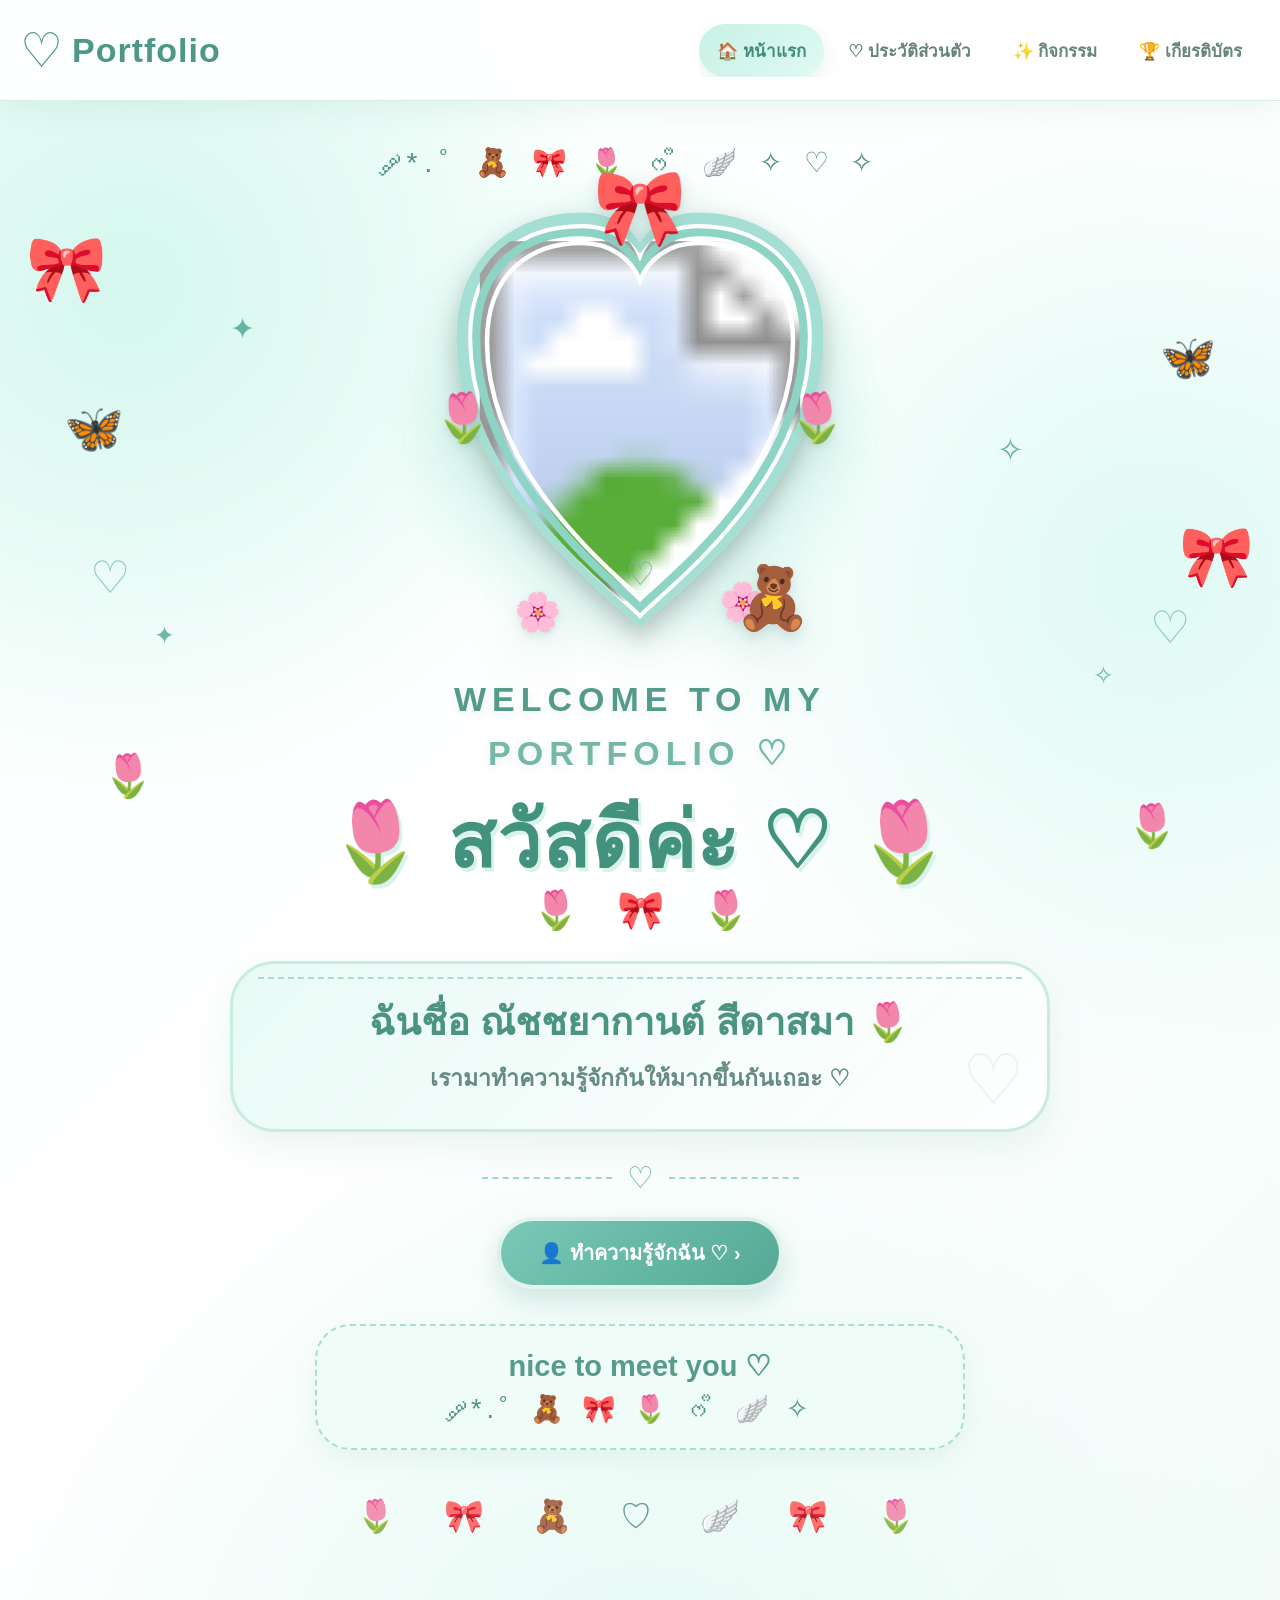
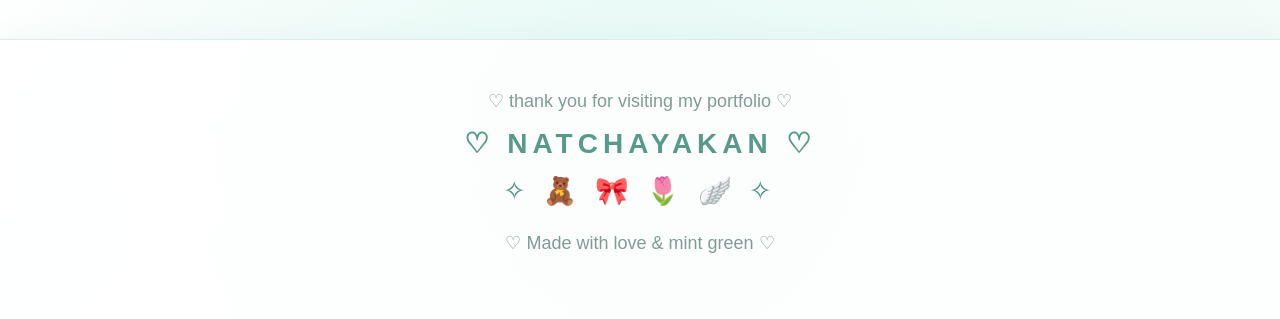
<file: index.html>
<!DOCTYPE html>
<html lang="th">

<head>

<meta charset="UTF-8">

<meta name="viewport"
content="width=device-width, initial-scale=1.0">

<title>♡ NATCHAYAKAN | Portfolio ♡</title>


<style>

/* =====================================================
   🌿 BASIC
===================================================== */

*{
    margin:0;
    padding:0;
    box-sizing:border-box;
}

html{
    scroll-behavior:smooth;
}

body{

    font-family:
    "Segoe UI",
    Tahoma,
    Geneva,
    Verdana,
    sans-serif;

    color:#4f9183;

    min-height:100vh;

    overflow-x:hidden;

    background:

    radial-gradient(
        circle at 10% 15%,
        #d4f7ee 0%,
        transparent 25%
    ),

    radial-gradient(
        circle at 90% 30%,
        #dffaf4 0%,
        transparent 28%
    ),

    radial-gradient(
        circle at 50% 90%,
        #e7faf5 0%,
        transparent 35%
    ),

    linear-gradient(
        135deg,
        #f8fffd,
        #ffffff 45%,
        #effbf7
    );
}


/* =====================================================
   🎀 HEADER
===================================================== */

header{

    position:sticky;

    top:0;

    z-index:9999;

    padding:15px 20px;

    background:
    rgba(255,255,255,0.90);

    backdrop-filter:blur(20px);

    border-bottom:
    1px solid #d7eee7;

    box-shadow:
    0 8px 30px
    rgba(71,145,130,0.10);
}


.navbar{

    max-width:1250px;

    margin:auto;

    min-height:70px;

    display:flex;

    align-items:center;

    justify-content:space-between;

    gap:20px;
}


/* =====================================================
   ♡ LOGO
===================================================== */

.logo{

    display:flex;

    align-items:center;

    text-decoration:none;

    color:#4c9786;

    font-size:34px;

    font-weight:900;

    letter-spacing:1px;

    white-space:nowrap;
}

.logo-heart{

    font-size:48px;

    font-weight:400;

    margin-right:8px;
}


/* =====================================================
   🌷 NAVIGATION
===================================================== */

nav{

    display:flex;

    align-items:center;

    justify-content:center;

    gap:6px;

    overflow-x:auto;

    scrollbar-width:none;
}

nav::-webkit-scrollbar{
    display:none;
}

nav a{

    display:flex;

    align-items:center;

    justify-content:center;

    text-decoration:none;

    color:#64847d;

    font-size:17px;

    font-weight:700;

    padding:13px 18px;

    border-radius:40px;

    white-space:nowrap;

    transition:
    all 0.3s ease;
}

nav a:hover{

    background:#e2f8f1;

    color:#438b79;

    transform:
    translateY(-3px);
}

nav a.active{

    background:
    linear-gradient(
        135deg,
        #c8f2e6,
        #dff9f3
    );

    color:#3f8d79;

    box-shadow:
    0 8px 20px
    rgba(82,165,145,0.15);
}


/* =====================================================
   🌿 MAIN
===================================================== */

main{

    position:relative;

    min-height:calc(100vh - 90px);

    padding:
    35px 20px 100px;

    overflow:hidden;
}


.container{

    width:min(1150px,100%);

    margin:auto;

    text-align:center;

    position:relative;

    z-index:10;
}


/* =====================================================
   ✨ DECORATION
===================================================== */

.decor{

    position:absolute;

    z-index:2;

    pointer-events:none;

    user-select:none;

    animation:
    floatDecor 5s ease-in-out infinite;
}

@keyframes floatDecor{

    0%,100%{
        transform:translateY(0);
    }

    50%{
        transform:translateY(-10px);
    }
}


/* ด้านซ้าย */

.decor-bow-left{

    left:2%;

    top:130px;

    font-size:65px;
}


/* ด้านขวา */

.decor-bow-right{

    right:2%;

    top:420px;

    font-size:60px;
}


/* ผีเสื้อ */

.decor-butterfly-left{

    left:5%;

    top:300px;

    font-size:48px;

    animation-delay:1s;
}

.decor-butterfly-right{

    right:5%;

    top:230px;

    font-size:45px;

    animation-delay:2s;
}


/* ดอกไม้ */

.decor-flower-left{

    left:8%;

    top:650px;

    font-size:42px;
}

.decor-flower-right{

    right:8%;

    top:700px;

    font-size:42px;

    animation-delay:1.5s;
}


/* ประกาย */

.decor-star-one{

    left:18%;

    top:210px;

    font-size:30px;

    color:#66b4a4;
}

.decor-star-two{

    right:20%;

    top:330px;

    font-size:32px;

    color:#66b4a4;
}

.decor-star-three{

    left:12%;

    top:520px;

    font-size:25px;

    color:#72b8aa;
}

.decor-star-four{

    right:13%;

    top:560px;

    font-size:25px;

    color:#72b8aa;
}


/* หัวใจ */

.decor-heart-left{

    left:7%;

    top:450px;

    font-size:45px;

    color:#8bcabc;
}

.decor-heart-right{

    right:7%;

    top:500px;

    font-size:45px;

    color:#8bcabc;
}


/* =====================================================
   🌷 TOP DECORATION
===================================================== */

.top-decoration{

    margin-top:10px;

    margin-bottom:10px;

    font-size:28px;

    letter-spacing:7px;

    animation:
    floating 4s ease-in-out infinite;
}

@keyframes floating{

    0%,100%{
        transform:translateY(0);
    }

    50%{
        transform:translateY(-7px);
    }
}


/* =====================================================
   💚 PHOTO AREA
===================================================== */

.photo-area{

    position:relative;

    width:520px;

    max-width:95vw;

    margin:
    0 auto 15px;

    display:flex;

    justify-content:center;

    align-items:center;
}


/* แสงด้านหลัง */

.photo-glow{

    position:absolute;

    width:500px;

    height:500px;

    max-width:95vw;

    border-radius:50%;

    background:
    radial-gradient(
        circle,
        rgba(183,239,226,0.85),
        rgba(183,239,226,0.35) 45%,
        transparent 70%
    );

    filter:blur(10px);

    z-index:0;
}


/* =====================================================
   💗 HEART FRAME
===================================================== */

.heart-frame{

    position:relative;

    width:450px;

    max-width:88vw;

    z-index:5;

    filter:
    drop-shadow(
        0 20px 25px
        rgba(65,145,125,0.16)
    );

    animation:
    heartFloat 5s ease-in-out infinite;
}

@keyframes heartFloat{

    0%,100%{
        transform:translateY(0);
    }

    50%{
        transform:translateY(-7px);
    }
}


.heart-svg{

    display:block;

    width:100%;

    height:auto;

    overflow:visible;
}


/* =====================================================
   🎀 TOP BOW
===================================================== */

.big-bow{

    position:absolute;

    top:-25px;

    left:50%;

    transform:
    translateX(-50%);

    z-index:20;

    font-size:75px;

    filter:
    drop-shadow(
        0 6px 7px
        rgba(70,130,120,0.18)
    );
}


/* =====================================================
   🌷 FLOWERS AROUND HEART
===================================================== */

.heart-flower{

    position:absolute;

    z-index:25;

    font-size:48px;

    filter:
    drop-shadow(
        0 4px 5px
        rgba(70,130,120,0.15)
    );
}

.heart-flower.left{

    left:18px;

    top:43%;
}

.heart-flower.right{

    right:18px;

    top:43%;
}

.heart-flower.bottom-left{

    left:22%;

    bottom:5%;

    font-size:38px;
}

.heart-flower.bottom-right{

    right:22%;

    bottom:7%;

    font-size:38px;
}


/* =====================================================
   🧸 TEDDY
===================================================== */

.teddy{

    position:absolute;

    right:12%;

    bottom:5%;

    z-index:30;

    font-size:62px;

    filter:
    drop-shadow(
        0 6px 6px
        rgba(60,120,110,0.16)
    );
}


/* =====================================================
   🌿 WELCOME
===================================================== */

.welcome{

    position:relative;

    z-index:50;

    margin-top:0;
}


.welcome-en{

    color:#559b8b;

    font-size:
    clamp(22px,3vw,34px);

    font-weight:900;

    letter-spacing:6px;

    line-height:1.6;

    text-shadow:
    0 3px 8px
    rgba(74,150,133,0.10);
}

.welcome-en span{

    color:#75b8a8;
}


/* =====================================================
   🌷 HELLO
===================================================== */

.hello{

    margin-top:12px;

    color:#42927d;

    font-size:
    clamp(48px,8vw,78px);

    font-weight:900;

    line-height:1.25;

    text-shadow:
    3px 4px 0 #d8f3eb;

    letter-spacing:1px;
}


/* =====================================================
   🌸 SMALL FLOWERS AROUND HELLO
===================================================== */

.hello-decoration{

    display:flex;

    justify-content:center;

    align-items:center;

    gap:25px;

    margin-top:-5px;

    font-size:38px;
}


/* =====================================================
   📝 INTRO CARD
===================================================== */

.intro-card{

    position:relative;

    width:min(820px,94%);

    margin:
    25px auto 0;

    padding:
    28px 30px 30px;

    background:
    linear-gradient(
        135deg,
        rgba(231,250,245,0.94),
        rgba(255,255,255,0.95)
    );

    border:
    3px solid #c8ebe2;

    border-radius:45px;

    box-shadow:
    0 15px 35px
    rgba(73,145,130,0.10);

    overflow:hidden;
}


/* เส้นประด้านบน */

.intro-card::before{

    content:"";

    position:absolute;

    top:13px;

    left:25px;

    right:25px;

    height:1px;

    border-top:
    2px dashed #a9dcd1;
}


/* ลายหัวใจมุม */

.intro-card::after{

    content:"♡";

    position:absolute;

    right:22px;

    bottom:8px;

    font-size:70px;

    color:
    rgba(117,190,174,0.15);
}


.intro-name{

    color:#4c9482;

    font-size:
    clamp(24px,4vw,38px);

    font-weight:900;

    line-height:1.6;
}


.intro-text{

    margin-top:5px;

    color:#668b83;

    font-size:
    clamp(17px,2.5vw,23px);

    font-weight:600;

    line-height:1.8;
}


/* =====================================================
   ✨ DIVIDER
===================================================== */

.divider{

    display:flex;

    align-items:center;

    justify-content:center;

    gap:15px;

    margin:
    28px auto 22px;
}

.divider-line{

    width:130px;

    border-top:
    2px dashed #9ed6ca;
}

.divider-heart{

    color:#69b19f;

    font-size:30px;
}


/* =====================================================
   👤 BUTTON
===================================================== */

.profile-button{

    display:inline-flex;

    align-items:center;

    justify-content:center;

    gap:10px;

    text-decoration:none;

    color:white;

    background:
    linear-gradient(
        135deg,
        #78c9b6,
        #55a995
    );

    padding:
    16px 38px;

    border-radius:60px;

    font-size:20px;

    font-weight:900;

    border:
    4px solid
    rgba(255,255,255,0.8);

    box-shadow:
    0 12px 25px
    rgba(73,157,137,0.22);

    transition:
    all 0.3s ease;
}

.profile-button:hover{

    transform:
    translateY(-5px)
    scale(1.03);

    box-shadow:
    0 17px 32px
    rgba(73,157,137,0.30);
}


/* =====================================================
   🫧 NICE CARD
===================================================== */

.nice-card{

    width:min(650px,92%);

    margin:
    35px auto 0;

    padding:
    23px 25px;

    background:
    rgba(240,252,248,0.90);

    border:
    2px dashed #a9ddd2;

    border-radius:35px;

    box-shadow:
    0 10px 25px
    rgba(72,145,130,0.08);
}

.nice-title{

    color:#579b8b;

    font-size:29px;

    font-weight:900;

    margin-bottom:10px;
}

.nice-decoration{

    font-size:27px;

    letter-spacing:5px;
}


/* =====================================================
   🌷 BOTTOM DECORATION
===================================================== */

.bottom-decoration{

    margin-top:45px;

    font-size:32px;

    letter-spacing:8px;

    opacity:0.9;
}


/* =====================================================
   💚 FOOTER
===================================================== */

footer{

    position:relative;

    z-index:20;

    text-align:center;

    padding:
    50px 20px;

    background:
    rgba(255,255,255,0.88);

    border-top:
    1px solid #dceee9;

    box-shadow:
    0 -5px 25px
    rgba(75,145,130,0.05);
}

footer p{

    color:#819b95;

    font-size:18px;

    margin-bottom:15px;
}

footer h3{

    color:#579a89;

    font-size:28px;

    letter-spacing:5px;
}

.footer-decoration{

    margin-top:15px;

    font-size:27px;

    letter-spacing:5px;
}


/* =====================================================
   📱 TABLET
===================================================== */

@media(max-width:850px){

    header{
        padding:12px 10px;
    }

    .navbar{
        flex-direction:column;
        gap:8px;
    }

    .logo{
        font-size:29px;
    }

    .logo-heart{
        font-size:40px;
    }

    nav{
        width:100%;
        justify-content:flex-start;
    }

    nav a{
        font-size:15px;
        padding:10px 13px;
    }

    main{
        padding-top:25px;
    }

    .photo-area{
        width:480px;
    }

    .heart-frame{
        width:420px;
    }

    .decor{
        opacity:0.65;
    }
}


/* =====================================================
   📱 MOBILE
===================================================== */

@media(max-width:500px){

    .top-decoration{

        font-size:18px;

        letter-spacing:3px;

        margin-bottom:15px;
    }

    .photo-area{
        width:350px;
    }

    .photo-glow{
        width:340px;
        height:340px;
    }

    .heart-frame{
        width:330px;
    }

    .big-bow{

        font-size:55px;

        top:-17px;
    }

    .heart-flower{

        font-size:34px;
    }

    .heart-flower.left{
        left:0;
    }

    .heart-flower.right{
        right:0;
    }

    .heart-flower.bottom-left{
        font-size:28px;
    }

    .heart-flower.bottom-right{
        font-size:28px;
    }

    .teddy{

        font-size:45px;

        right:7%;

        bottom:5%;
    }

    .hello{

        font-size:48px;
    }

    .hello-decoration{

        gap:10px;

        font-size:27px;
    }

    .welcome-en{

        font-size:19px;

        letter-spacing:3px;
    }

    .intro-card{

        padding:
        25px 17px;

        border-radius:30px;
    }

    .intro-name{

        font-size:23px;
    }

    .intro-text{

        font-size:17px;
    }

    .divider-line{

        width:65px;
    }

    .profile-button{

        font-size:17px;

        padding:
        14px 27px;
    }

    .nice-card{

        padding:
        20px 15px;

        border-radius:28px;
    }

    .nice-title{

        font-size:22px;
    }

    .nice-decoration{

        font-size:20px;

        letter-spacing:3px;
    }

    .decor-bow-left{

        left:-15px;

        top:170px;

        font-size:40px;
    }

    .decor-bow-right{

        right:-15px;

        top:500px;

        font-size:40px;
    }

    .decor-butterfly-left{

        left:-5px;

        top:320px;

        font-size:28px;
    }

    .decor-butterfly-right{

        right:-5px;

        top:300px;

        font-size:30px;
    }

    .decor-flower-left{

        left:0;

        top:650px;

        font-size:30px;
    }

    .decor-flower-right{

        right:0;

        top:700px;

        font-size:30px;
    }

    .decor-heart-left{

        left:2%;

        top:480px;

        font-size:30px;
    }

    .decor-heart-right{

        right:2%;

        top:550px;

        font-size:30px;
    }

    .bottom-decoration{

        font-size:22px;

        letter-spacing:4px;
    }

    footer h3{

        font-size:23px;
    }

}

</style>

</head>


<body>


<!-- =====================================================
     🎀 HEADER
===================================================== -->

<header>

<div class="navbar">


<a href="index.html" class="logo">

<span class="logo-heart">♡</span>

Portfolio

</a>


<nav>

<a href="index.html" class="active">
🏠 หน้าแรก
</a>

<a href="profile.html">
♡ ประวัติส่วนตัว
</a>

<a href="activities.html">
✨ กิจกรรม
</a>

<a href="certificates.html">
🏆 เกียรติบัตร
</a>

</nav>

</div>

</header>



<!-- =====================================================
     🌷 MAIN
===================================================== -->

<main>


<!-- ของตกแต่งด้านข้าง -->

<div class="decor decor-bow-left">
🎀
</div>

<div class="decor decor-bow-right">
🎀
</div>

<div class="decor decor-butterfly-left">
🦋
</div>

<div class="decor decor-butterfly-right">
🦋
</div>

<div class="decor decor-flower-left">
🌷
</div>

<div class="decor decor-flower-right">
🌷
</div>

<div class="decor decor-star-one">
✦
</div>

<div class="decor decor-star-two">
✧
</div>

<div class="decor decor-star-three">
✦
</div>

<div class="decor decor-star-four">
✧
</div>

<div class="decor decor-heart-left">
♡
</div>

<div class="decor decor-heart-right">
♡
</div>



<div class="container">


<!-- =====================================================
     ✨ TOP
===================================================== -->

<div class="top-decoration">

༘*.ﾟ 🧸 🎀 🌷 ᰔᩚ 🪽 ✧ ♡ ✧

</div>



<!-- =====================================================
     💗 PHOTO
===================================================== -->

<section class="photo-area">


<div class="photo-glow"></div>


<div class="heart-frame">


<!-- โบว์ -->

<div class="big-bow">
🎀
</div>


<!-- ดอกไม้ -->

<div class="heart-flower left">
🌷
</div>

<div class="heart-flower right">
🌷
</div>

<div class="heart-flower bottom-left">
🌸
</div>

<div class="heart-flower bottom-right">
🌸
</div>


<!-- หมี -->

<div class="teddy">
🧸
</div>



<!-- =================================================
     💚 HEART SVG
================================================== -->

<svg
class="heart-svg"
viewBox="0 0 500 520"
xmlns="http://www.w3.org/2000/svg">


<defs>


<!-- รูปหัวใจ -->

<clipPath id="heartClip">

<path
d="
M250 475
C220 445 55 325 55 165
C55 75 120 35 185 35
C220 35 242 55 250 82
C258 55 280 35 315 35
C380 35 445 75 445 165
C445 325 280 445 250 475
Z
"
/>

</clipPath>


<!-- แสงนุ่ม -->

<filter id="softShadow">

<feDropShadow
dx="0"
dy="12"
stdDeviation="12"
flood-opacity="0.18"/>

</filter>

</defs>



<!-- =================================================
     ชั้นหลัง
================================================== -->

<path

d="
M250 475
C220 445 55 325 55 165
C55 75 120 35 185 35
C220 35 242 55 250 82
C258 55 280 35 315 35
C380 35 445 75 445 165
C445 325 280 445 250 475
Z
"

fill="#bfeee3"

stroke="#a5ded3"

stroke-width="18"

filter="url(#softShadow)"
/>



<!-- =================================================
     ขอบสีขาว
================================================== -->

<path

d="
M250 465
C220 435 68 320 68 165
C68 82 125 48 185 48
C220 48 242 68 250 93
C258 68 280 48 315 48
C375 48 432 82 432 165
C432 320 280 435 250 465
Z
"

fill="white"

stroke="white"

stroke-width="18"
/>



<!-- =================================================
     💗 รูปโปรไฟล์
================================================== -->

<image

href="https://raw.githubusercontent.com/s34761-debug/images/main/IMG_20260617_162035_718.jpg"

x="72"

y="58"

width="356"

height="400"

preserveAspectRatio="xMidYMid slice"

clip-path="url(#heartClip)"
/>



<!-- =================================================
     ขอบสีเขียวด้านใน
================================================== -->

<path

d="
M250 465
C220 435 68 320 68 165
C68 82 125 48 185 48
C220 48 242 68 250 93
C258 68 280 48 315 48
C375 48 432 82 432 165
C432 320 280 435 250 465
Z
"

fill="none"

stroke="#8ed4c5"

stroke-width="9"
/>



<!-- =================================================
     ขอบสีขาวด้านใน
================================================== -->

<path

d="
M250 455
C220 425 80 315 80 170
C80 92 130 60 185 60
C218 60 241 78 250 102
C259 78 282 60 315 60
C370 60 420 92 420 170
C420 315 280 425 250 455
Z
"

fill="none"

stroke="white"

stroke-width="5"
/>



<!-- =================================================
     ♡ หัวใจเล็ก
================================================== -->

<text

x="250"

y="440"

text-anchor="middle"

font-size="35"

fill="#6eb5a5">

♡

</text>


</svg>

</div>

</section>



<!-- =====================================================
     💚 WELCOME
===================================================== -->

<section class="welcome">


<div class="welcome-en">

WELCOME TO MY<br>

<span>
PORTFOLIO ♡
</span>

</div>



<div class="hello">

🌷 สวัสดีค่ะ ♡ 🌷

</div>


<div class="hello-decoration">

🌷　🎀　🌷

</div>



<!-- =================================================
     📝 INTRO
================================================== -->

<div class="intro-card">


<div class="intro-name">

ฉันชื่อ ณัชชยากานต์ สีดาสมา 🌷

</div>


<div class="intro-text">

เรามาทำความรู้จักกันให้มากขึ้นกันเถอะ ♡

</div>


</div>



<!-- =================================================
     ✨ DIVIDER
================================================== -->

<div class="divider">

<div class="divider-line"></div>

<div class="divider-heart">
♡
</div>

<div class="divider-line"></div>

</div>



<!-- =================================================
     👤 PROFILE BUTTON
================================================== -->

<a
href="profile.html"
class="profile-button">

👤 ทำความรู้จักฉัน ♡ ›

</a>



<!-- =================================================
     🫧 NICE
================================================== -->

<div class="nice-card">


<div class="nice-title">

nice to meet you ♡

</div>


<div class="nice-decoration">

༘*.ﾟ 🧸 🎀 🌷 ᰔᩚ 🪽 ✧

</div>


</div>



<div class="bottom-decoration">

🌷　🎀　🧸　♡　🪽　🎀　🌷

</div>


</section>


</div>

</main>



<!-- =====================================================
     💚 FOOTER
===================================================== -->

<footer>

<p>
♡ thank you for visiting my portfolio ♡
</p>

<h3>
♡ NATCHAYAKAN ♡
</h3>

<div class="footer-decoration">

✧ 🧸 🎀 🌷 🪽 ✧

</div>

<p style="margin-top:25px;">

♡ Made with love & mint green ♡

</p>

</footer>


</body>

</html>
</file>
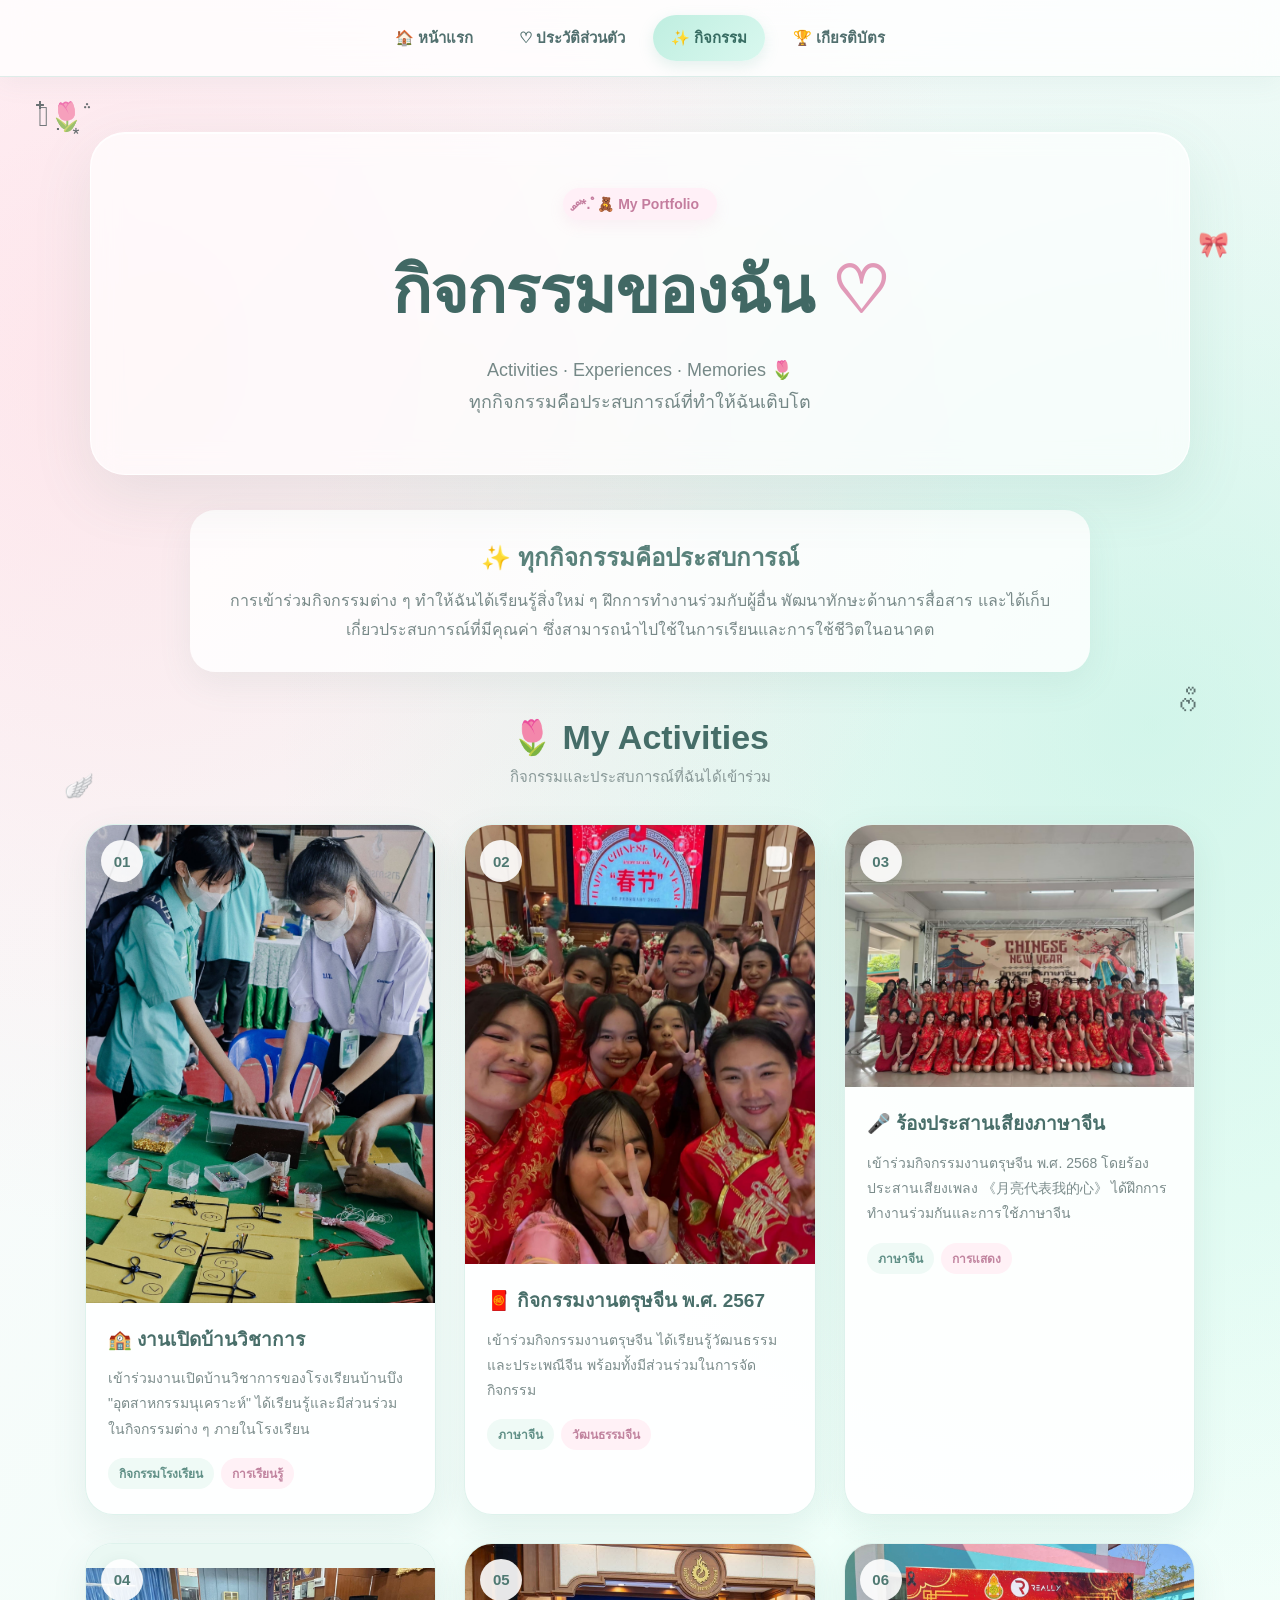
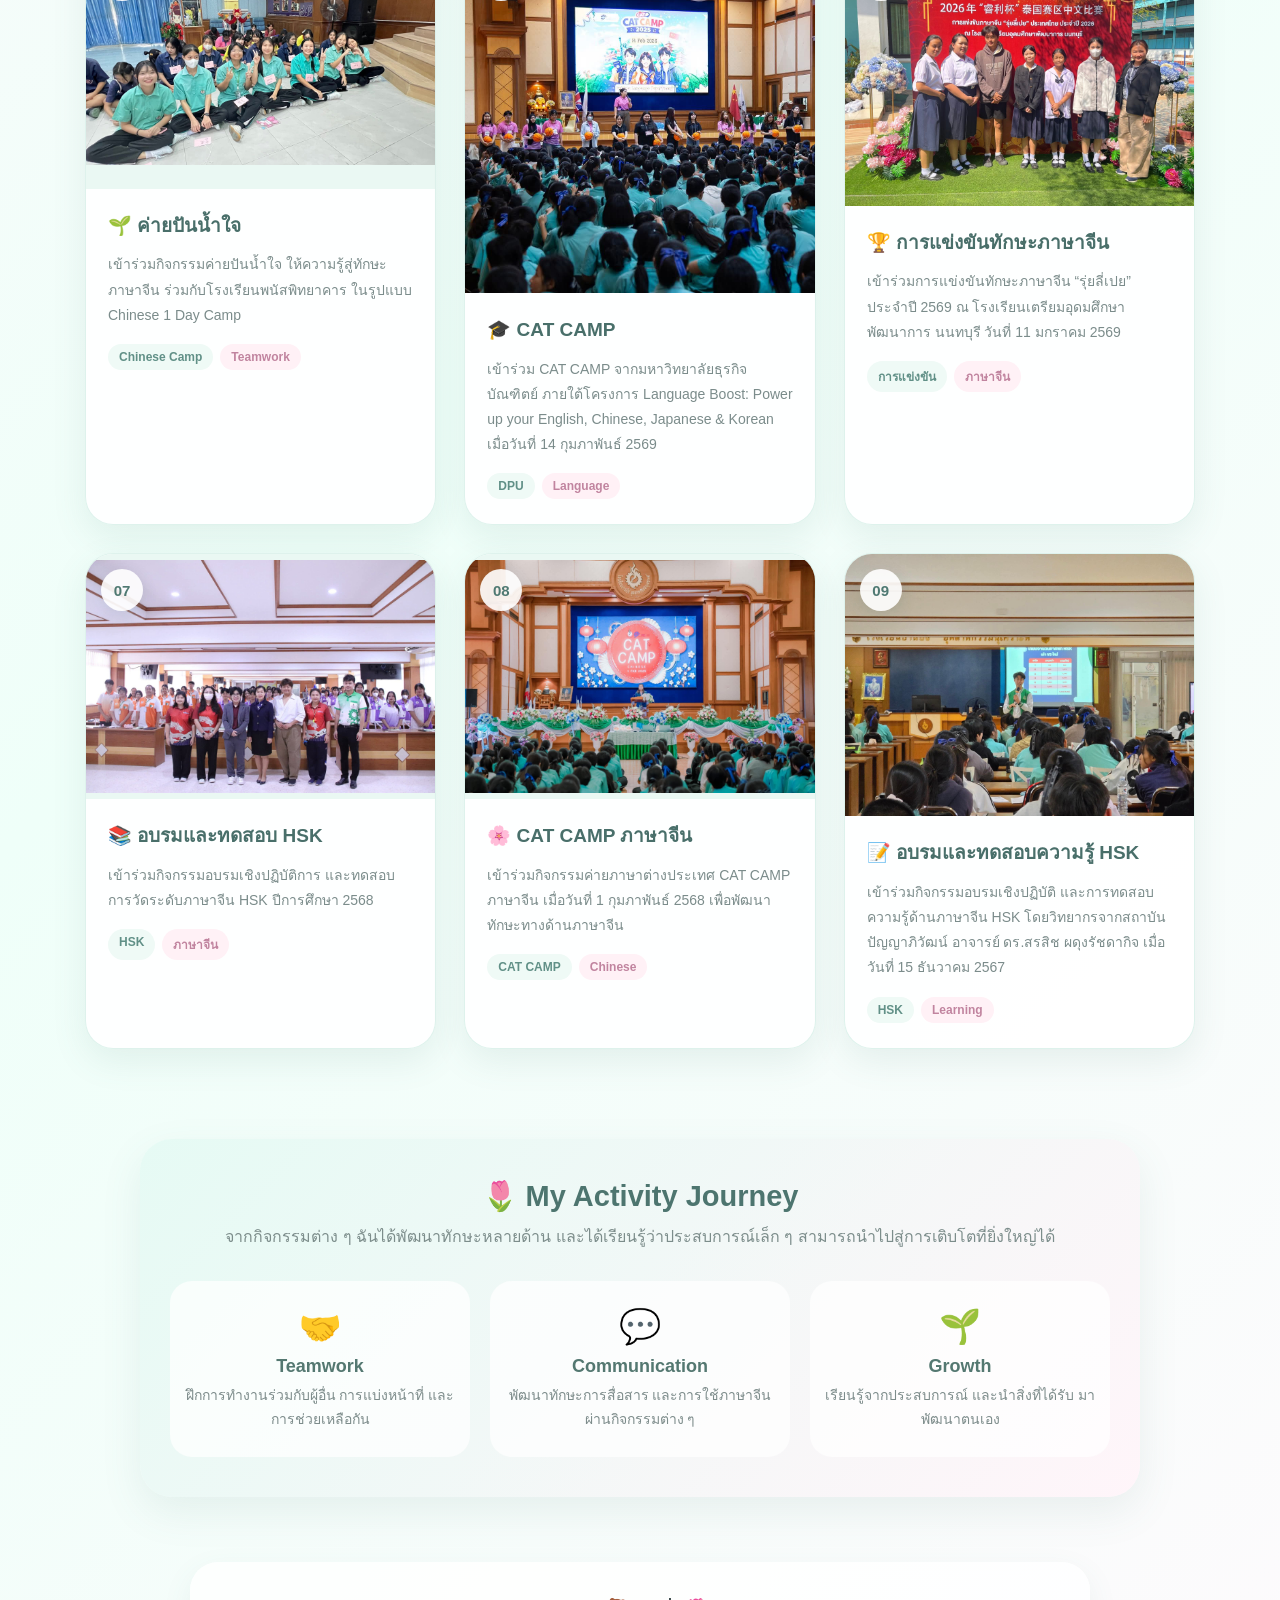
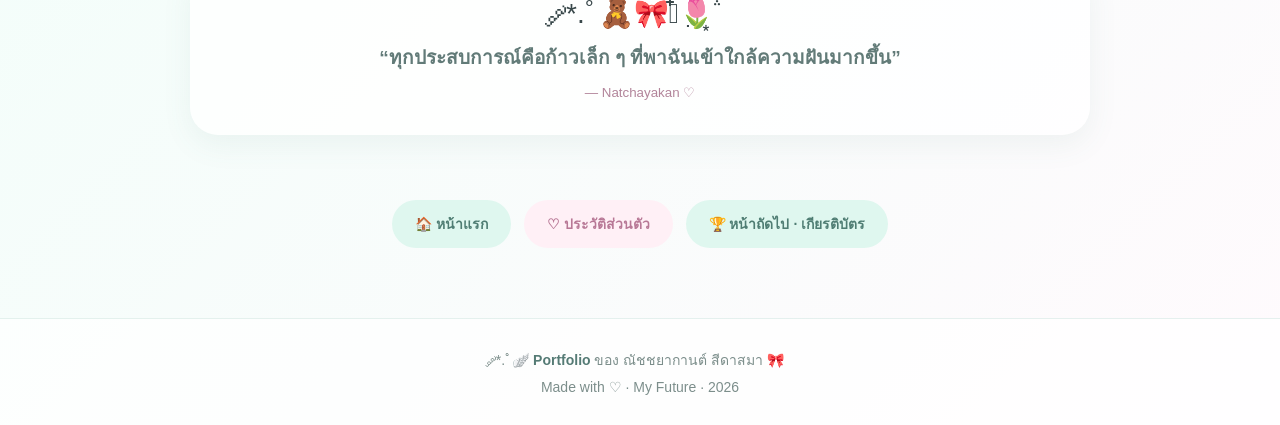
<file: activities.html>
<!DOCTYPE html>
<html lang="th">
<head>
    <meta charset="UTF-8">
    <meta name="viewport" content="width=device-width, initial-scale=1.0">

    <title>กิจกรรม | Portfolio - ณัชชยากานต์</title>

    <style>
        * {
            margin: 0;
            padding: 0;
            box-sizing: border-box;
        }

        html {
            scroll-behavior: smooth;
        }

        body {
            font-family: "Segoe UI", Tahoma, Geneva, Verdana, sans-serif;
            background:
                radial-gradient(circle at 10% 10%, rgba(255, 192, 203, 0.35), transparent 25%),
                radial-gradient(circle at 90% 20%, rgba(170, 235, 215, 0.45), transparent 28%),
                linear-gradient(135deg, #fff8fc, #effff9, #fffafd);
            color: #39484a;
            min-height: 100vh;
            overflow-x: hidden;
        }

        /* =========================
           Floating decorations
        ========================= */

        .deco {
            position: fixed;
            z-index: -1;
            pointer-events: none;
            opacity: 0.75;
            animation: float 6s ease-in-out infinite;
        }

        .deco1 {
            top: 100px;
            left: 3%;
            font-size: 28px;
        }

        .deco2 {
            top: 230px;
            right: 4%;
            font-size: 25px;
            animation-delay: 1s;
        }

        .deco3 {
            bottom: 100px;
            left: 5%;
            font-size: 24px;
            animation-delay: 2s;
        }

        .deco4 {
            bottom: 180px;
            right: 6%;
            font-size: 30px;
            animation-delay: 3s;
        }

        @keyframes float {
            0%, 100% {
                transform: translateY(0) rotate(0deg);
            }

            50% {
                transform: translateY(-15px) rotate(5deg);
            }
        }

        /* =========================
           Navbar
        ========================= */

        nav {
            position: sticky;
            top: 0;
            z-index: 1000;

            width: 100%;
            padding: 15px 25px;

            display: flex;
            justify-content: center;
            align-items: center;
            gap: 10px;

            background: rgba(255, 255, 255, 0.78);
            backdrop-filter: blur(18px);
            -webkit-backdrop-filter: blur(18px);

            border-bottom: 1px solid rgba(160, 210, 198, 0.35);
            box-shadow: 0 5px 25px rgba(105, 150, 140, 0.08);
        }

        nav a {
            text-decoration: none;
            color: #52706f;

            padding: 11px 18px;
            border-radius: 30px;

            font-size: 15px;
            font-weight: 600;

            transition: all 0.3s ease;
        }

        nav a:hover {
            background: #e5f8f1;
            color: #3e7c70;
            transform: translateY(-2px);
        }

        nav a.active {
            background: linear-gradient(135deg, #bfeee0, #d9f8ef);
            color: #386d63;
            box-shadow: 0 5px 15px rgba(120, 190, 170, 0.2);
        }

        /* =========================
           Hero
        ========================= */

        .hero {
            max-width: 1100px;
            margin: 55px auto 35px;
            padding: 55px 30px;

            text-align: center;

            background: rgba(255, 255, 255, 0.7);
            border: 1px solid rgba(255, 255, 255, 0.9);
            border-radius: 35px;

            box-shadow:
                0 20px 60px rgba(91, 145, 132, 0.12),
                inset 0 1px 0 rgba(255,255,255,0.9);

            backdrop-filter: blur(14px);
            -webkit-backdrop-filter: blur(14px);
        }

        .hero-small {
            display: inline-block;

            padding: 8px 18px;
            margin-bottom: 18px;

            background: #fff0f7;
            color: #c47d9e;

            border-radius: 30px;
            font-size: 14px;
            font-weight: 600;

            box-shadow: 0 5px 15px rgba(220, 150, 180, 0.12);
        }

        .hero h1 {
            font-size: clamp(38px, 7vw, 65px);
            color: #416864;
            margin-bottom: 12px;
            letter-spacing: -1px;
        }

        .hero h1 span {
            color: #e19ab8;
        }

        .hero p {
            font-size: 18px;
            color: #758887;
            line-height: 1.8;
        }

        /* =========================
           Intro
        ========================= */

        .intro {
            max-width: 900px;
            margin: 0 auto 45px;
            padding: 28px 30px;

            text-align: center;

            background: rgba(255,255,255,0.82);
            border-radius: 25px;

            box-shadow: 0 12px 35px rgba(90, 140, 130, 0.09);
        }

        .intro h2 {
            color: #5a827b;
            font-size: 24px;
            margin-bottom: 10px;
        }

        .intro p {
            color: #788988;
            line-height: 1.8;
            font-size: 16px;
        }

        /* =========================
           Activity section
        ========================= */

        .activities-section {
            max-width: 1150px;
            margin: auto;
            padding: 0 20px 70px;
        }

        .section-title {
            text-align: center;
            margin-bottom: 35px;
        }

        .section-title h2 {
            font-size: 34px;
            color: #456d68;
            margin-bottom: 8px;
        }

        .section-title p {
            color: #899998;
            font-size: 15px;
        }

        /* =========================
           Cards
        ========================= */

        .activity-grid {
            display: grid;
            grid-template-columns: repeat(3, 1fr);
            gap: 28px;
        }

        .activity-card {
            position: relative;
            overflow: hidden;

            background: rgba(255,255,255,0.9);
            border-radius: 28px;

            border: 1px solid rgba(190, 230, 218, 0.5);

            box-shadow:
                0 12px 35px rgba(82, 132, 122, 0.11);

            transition:
                transform 0.35s ease,
                box-shadow 0.35s ease;
        }

        .activity-card:hover {
            transform: translateY(-8px);
            box-shadow:
                0 20px 45px rgba(82, 132, 122, 0.18);
        }

        /* =========================
           รูปกิจกรรม
        ========================= */

        .image-box {
            width: 100%;
            height: auto;
            min-height: 245px;

            overflow: hidden;

            background: #eaf8f3;

            display: flex;
            align-items: center;
            justify-content: center;
        }

        .image-box img {
            width: 100%;
            height: auto;

            max-height: 500px;

            object-fit: contain;

            display: block;

            transition: transform 0.5s ease;
        }

        .activity-card:hover .image-box img {
            transform: scale(1.02);
        }

        /* =========================
           Number
        ========================= */

        .number {
            position: absolute;
            top: 15px;
            left: 15px;

            width: 42px;
            height: 42px;

            display: flex;
            align-items: center;
            justify-content: center;

            background: rgba(255,255,255,0.9);
            color: #4f7972;

            border-radius: 50%;

            font-weight: 700;
            font-size: 15px;

            box-shadow: 0 5px 15px rgba(70,110,100,0.15);

            z-index: 2;
        }

        /* =========================
           Activity content
        ========================= */

        .activity-content {
            padding: 23px 22px 25px;
        }

        .activity-content h3 {
            color: #496f6a;
            font-size: 19px;
            line-height: 1.5;
            margin-bottom: 12px;
        }

        .activity-content p {
            color: #7b8c8b;
            font-size: 14px;
            line-height: 1.8;
            margin-bottom: 16px;
        }

        /* =========================
           Tags
        ========================= */

        .tags {
            display: flex;
            flex-wrap: wrap;
            gap: 7px;
        }

        .tag {
            padding: 6px 11px;

            background: #effaf6;
            color: #619087;

            border-radius: 20px;

            font-size: 12px;
            font-weight: 600;
        }

        .tag.pink {
            background: #fff1f6;
            color: #c1849f;
        }

        /* =========================
           Journey
        ========================= */

        .journey {
            max-width: 1000px;
            margin: 20px auto 65px;
            padding: 40px 30px;

            background:
                linear-gradient(
                    135deg,
                    rgba(228,250,243,0.9),
                    rgba(255,244,249,0.9)
                );

            border-radius: 32px;

            box-shadow: 0 15px 40px rgba(80,130,120,0.1);
        }

        .journey h2 {
            text-align: center;
            color: #4d756f;
            font-size: 29px;
            margin-bottom: 10px;
        }

        .journey > p {
            text-align: center;
            color: #7c8d8b;
            line-height: 1.8;
            margin-bottom: 30px;
        }

        .journey-line {
            display: grid;
            grid-template-columns: repeat(3, 1fr);
            gap: 20px;
        }

        .journey-item {
            text-align: center;
            padding: 25px 15px;

            background: rgba(255,255,255,0.7);
            border-radius: 22px;
        }

        .journey-icon {
            font-size: 34px;
            margin-bottom: 10px;
        }

        .journey-item h3 {
            color: #547871;
            margin-bottom: 7px;
            font-size: 18px;
        }

        .journey-item p {
            color: #7d8c8b;
            font-size: 14px;
            line-height: 1.7;
        }

        /* =========================
           Quote
        ========================= */

        .quote {
            max-width: 900px;
            margin: 0 auto 65px;
            padding: 35px 25px;

            text-align: center;

            background: rgba(255,255,255,0.8);
            border-radius: 28px;

            box-shadow: 0 10px 30px rgba(80,130,120,0.08);
        }

        .quote .symbol {
            font-size: 28px;
            margin-bottom: 10px;
        }

        .quote p {
            color: #627b78;
            font-size: 19px;
            line-height: 1.8;
            font-weight: 600;
        }

        .quote small {
            display: block;
            margin-top: 10px;
            color: #b2859a;
        }

        /* =========================
           Buttons
        ========================= */

        .bottom-buttons {
            display: flex;
            justify-content: center;
            flex-wrap: wrap;
            gap: 13px;

            margin-bottom: 70px;
        }

        .btn {
            display: inline-block;

            padding: 13px 23px;

            text-decoration: none;

            border-radius: 30px;

            font-weight: 600;
            font-size: 14px;

            transition: all 0.3s ease;
        }

        .btn-home {
            background: #dff7ef;
            color: #4f7d73;
        }

        .btn-profile {
            background: #fff0f6;
            color: #b87896;
        }

        .btn:hover {
            transform: translateY(-3px);
            box-shadow: 0 8px 20px rgba(80,120,110,0.13);
        }

        /* =========================
           Footer
        ========================= */

        footer {
            padding: 30px 20px;

            text-align: center;

            background: rgba(255,255,255,0.7);
            border-top: 1px solid rgba(170,210,200,0.3);

            color: #7c8e8b;
            font-size: 14px;
        }

        footer strong {
            color: #557b75;
        }

        /* =========================
           Tablet
        ========================= */

        @media (max-width: 950px) {

            .activity-grid {
                grid-template-columns: repeat(2, 1fr);
            }

            .journey-line {
                grid-template-columns: repeat(3, 1fr);
            }

            nav {
                overflow-x: auto;
                justify-content: flex-start;
                white-space: nowrap;
            }
        }

        /* =========================
           Mobile
        ========================= */

        @media (max-width: 650px) {

            nav {
                padding: 10px 12px;
                gap: 5px;
            }

            nav a {
                font-size: 13px;
                padding: 9px 12px;
            }

            .hero {
                margin: 25px 15px 25px;
                padding: 40px 20px;
                border-radius: 28px;
            }

            .hero h1 {
                font-size: 40px;
            }

            .hero p {
                font-size: 15px;
            }

            .intro {
                margin: 0 15px 35px;
                padding: 23px 18px;
            }

            .intro h2 {
                font-size: 21px;
            }

            .activities-section {
                padding: 0 15px 50px;
            }

            .section-title h2 {
                font-size: 28px;
            }

            .activity-grid {
                grid-template-columns: 1fr;
                gap: 22px;
            }

            /* รูปบนมือถือแสดงเต็ม */
            .image-box {
                height: auto;
                min-height: 0;
            }

            .image-box img {
                width: 100%;
                height: auto;
                max-height: none;
                object-fit: contain;
            }

            .journey {
                margin: 10px 15px 50px;
                padding: 30px 18px;
            }

            .journey h2 {
                font-size: 25px;
            }

            .journey-line {
                grid-template-columns: 1fr;
                gap: 13px;
            }

            .quote {
                margin: 0 15px 50px;
            }

            .quote p {
                font-size: 16px;
            }

            .bottom-buttons {
                margin-bottom: 50px;
                padding: 0 15px;
            }
        }

        @media (max-width: 380px) {

            nav a {
                font-size: 12px;
                padding: 8px 10px;
            }

            .hero h1 {
                font-size: 34px;
            }

            .image-box {
                height: auto;
            }

            .image-box img {
                width: 100%;
                height: auto;
            }
        }
    </style>
</head>

<body>

    <!-- Floating decorations -->

    <div class="deco deco1">𓍢ִ໋🌷͙֒</div>
    <div class="deco deco2">🎀</div>
    <div class="deco deco3">🪽</div>
    <div class="deco deco4">ᰔᩚ</div>


    <!-- Navigation -->

    <nav>
        <a href="index.html">🏠 หน้าแรก</a>

        <a href="profile.html">
            ♡ ประวัติส่วนตัว
        </a>

        <a href="activities.html" class="active">
            ✨ กิจกรรม
        </a>

        <a href="certificates.html">
            🏆 เกียรติบัตร
        </a>
    </nav>


    <!-- Hero -->

    <section class="hero">

        <div class="hero-small">
            ༘*.ﾟ🧸 My Portfolio
        </div>

        <h1>
            กิจกรรมของฉัน <span>♡</span>
        </h1>

        <p>
            Activities · Experiences · Memories 🌷
            <br>
            ทุกกิจกรรมคือประสบการณ์ที่ทำให้ฉันเติบโต
        </p>

    </section>


    <!-- Introduction -->

    <section class="intro">

        <h2>
            ✨ ทุกกิจกรรมคือประสบการณ์
        </h2>

        <p>
            การเข้าร่วมกิจกรรมต่าง ๆ ทำให้ฉันได้เรียนรู้สิ่งใหม่ ๆ
            ฝึกการทำงานร่วมกับผู้อื่น พัฒนาทักษะด้านการสื่อสาร
            และได้เก็บเกี่ยวประสบการณ์ที่มีคุณค่า
            ซึ่งสามารถนำไปใช้ในการเรียนและการใช้ชีวิตในอนาคต
        </p>

    </section>


    <!-- Activities -->

    <section class="activities-section">

        <div class="section-title">

            <h2>🌷 My Activities</h2>

            <p>
                กิจกรรมและประสบการณ์ที่ฉันได้เข้าร่วม
            </p>

        </div>


        <div class="activity-grid">


            <!-- Activity 1 -->

            <article class="activity-card">

                <div class="number">01</div>

                <div class="image-box">

                    <img
                        src="activities1.jpg"
                        alt="งานเปิดบ้านวิชาการ"
                        loading="lazy"
                    >

                </div>

                <div class="activity-content">

                    <h3>
                        🏫 งานเปิดบ้านวิชาการ
                    </h3>

                    <p>
                        เข้าร่วมงานเปิดบ้านวิชาการของโรงเรียนบ้านบึง
                        "อุตสาหกรรมนุเคราะห์"
                        ได้เรียนรู้และมีส่วนร่วมในกิจกรรมต่าง ๆ
                        ภายในโรงเรียน
                    </p>

                    <div class="tags">

                        <span class="tag">
                            กิจกรรมโรงเรียน
                        </span>

                        <span class="tag pink">
                            การเรียนรู้
                        </span>

                    </div>

                </div>

            </article>


            <!-- Activity 2 -->

            <article class="activity-card">

                <div class="number">02</div>

                <div class="image-box">

                    <img
                        src="activities2.jpg"
                        alt="กิจกรรมงานตรุษจีน พ.ศ. 2568"
                        loading="lazy"
                    >

                </div>

                <div class="activity-content">

                    <h3>
                        🧧 กิจกรรมงานตรุษจีน พ.ศ. 2567
                    </h3>

                    <p>
                        เข้าร่วมกิจกรรมงานตรุษจีน
                        ได้เรียนรู้วัฒนธรรมและประเพณีจีน
                        พร้อมทั้งมีส่วนร่วมในการจัดกิจกรรม
                    </p>

                    <div class="tags">

                        <span class="tag">
                            ภาษาจีน
                        </span>

                        <span class="tag pink">
                            วัฒนธรรมจีน
                        </span>

                    </div>

                </div>

            </article>


            <!-- Activity 3 -->

            <article class="activity-card">

                <div class="number">03</div>

                <div class="image-box">

                    <img
                        src="activities3.jpg"
                        alt="ร้องประสานเสียงเพลง 月亮代表我的心"
                        loading="lazy"
                    >

                </div>

                <div class="activity-content">

                    <h3>
                        🎤 ร้องประสานเสียงภาษาจีน
                    </h3>

                    <p>
                        เข้าร่วมกิจกรรมงานตรุษจีน พ.ศ. 2568
                        โดยร้องประสานเสียงเพลง
                        《月亮代表我的心》
                        ได้ฝึกการทำงานร่วมกันและการใช้ภาษาจีน
                    </p>

                    <div class="tags">

                        <span class="tag">
                            ภาษาจีน
                        </span>

                        <span class="tag pink">
                            การแสดง
                        </span>

                    </div>

                </div>

            </article>


            <!-- Activity 4 -->

            <article class="activity-card">

                <div class="number">04</div>

                <div class="image-box">

                    <img
                        src="activities4.jpg"
                        alt="ค่ายปันน้ำใจ ให้ความรู้สู่ทักษะภาษาจีน"
                        loading="lazy"
                    >

                </div>

                <div class="activity-content">

                    <h3>
                        🌱 ค่ายปันน้ำใจ
                    </h3>

                    <p>
                        เข้าร่วมกิจกรรมค่ายปันน้ำใจ
                        ให้ความรู้สู่ทักษะภาษาจีน
                        ร่วมกับโรงเรียนพนัสพิทยาคาร
                        ในรูปแบบ Chinese 1 Day Camp
                    </p>

                    <div class="tags">

                        <span class="tag">
                            Chinese Camp
                        </span>

                        <span class="tag pink">
                            Teamwork
                        </span>

                    </div>

                </div>

            </article>


            <!-- Activity 5 -->

            <article class="activity-card">

                <div class="number">05</div>

                <div class="image-box">

                    <img
                        src="activities5.jpg"
                        alt="CAT CAMP จากมหาวิทยาลัยธุรกิจบัณฑิตย์"
                        loading="lazy"
                    >

                </div>

                <div class="activity-content">

                    <h3>
                        🎓 CAT CAMP
                    </h3>

                    <p>
                        เข้าร่วม CAT CAMP จากมหาวิทยาลัยธุรกิจบัณฑิตย์
                        ภายใต้โครงการ Language Boost:
                        Power up your English, Chinese, Japanese & Korean
                        เมื่อวันที่ 14 กุมภาพันธ์ 2569
                    </p>

                    <div class="tags">

                        <span class="tag">
                            DPU
                        </span>

                        <span class="tag pink">
                            Language
                        </span>

                    </div>

                </div>

            </article>


            <!-- Activity 6 -->

            <article class="activity-card">

                <div class="number">06</div>

                <div class="image-box">

                    <img
                        src="activities6.jpg"
                        alt="การแข่งขันทักษะภาษาจีน รุ่ยลี่เปย"
                        loading="lazy"
                    >

                </div>

                <div class="activity-content">

                    <h3>
                        🏆 การแข่งขันทักษะภาษาจีน
                    </h3>

                    <p>
                        เข้าร่วมการแข่งขันทักษะภาษาจีน
                        “รุ่ยลี่เปย” ประจำปี 2569
                        ณ โรงเรียนเตรียมอุดมศึกษาพัฒนาการ นนทบุรี
                        วันที่ 11 มกราคม 2569
                    </p>

                    <div class="tags">

                        <span class="tag">
                            การแข่งขัน
                        </span>

                        <span class="tag pink">
                            ภาษาจีน
                        </span>

                    </div>

                </div>

            </article>


            <!-- Activity 7 -->

            <article class="activity-card">

                <div class="number">07</div>

                <div class="image-box">

                    <img
                        src="activities7.jpg"
                        alt="อบรมและทดสอบการวัดระดับภาษาจีน HSK"
                        loading="lazy"
                    >

                </div>

                <div class="activity-content">

                    <h3>
                        📚 อบรมและทดสอบ HSK
                    </h3>

                    <p>
                        เข้าร่วมกิจกรรมอบรมเชิงปฏิบัติการ
                        และทดสอบการวัดระดับภาษาจีน HSK
                        ปีการศึกษา 2568
                    </p>

                    <div class="tags">

                        <span class="tag">
                            HSK
                        </span>

                        <span class="tag pink">
                            ภาษาจีน
                        </span>

                    </div>

                </div>

            </article>


            <!-- Activity 8 -->

            <article class="activity-card">

                <div class="number">08</div>

                <div class="image-box">

                    <img
                        src="activities8.jpg"
                        alt="ค่ายภาษาต่างประเทศ CAT CAMP ภาษาจีน"
                        loading="lazy"
                    >

                </div>

                <div class="activity-content">

                    <h3>
                        🌸 CAT CAMP ภาษาจีน
                    </h3>

                    <p>
                        เข้าร่วมกิจกรรมค่ายภาษาต่างประเทศ
                        CAT CAMP ภาษาจีน
                        เมื่อวันที่ 1 กุมภาพันธ์ 2568
                        เพื่อพัฒนาทักษะทางด้านภาษาจีน
                    </p>

                    <div class="tags">

                        <span class="tag">
                            CAT CAMP
                        </span>

                        <span class="tag pink">
                            Chinese
                        </span>

                    </div>

                </div>

            </article>


            <!-- Activity 9 -->

            <article class="activity-card">

                <div class="number">09</div>

                <div class="image-box">

                    <img
                        src="activities9.jpg"
                        alt="อบรมและทดสอบความรู้ด้านภาษาจีน HSK"
                        loading="lazy"
                    >

                </div>

                <div class="activity-content">

                    <h3>
                        📝 อบรมและทดสอบความรู้ HSK
                    </h3>

                    <p>
                        เข้าร่วมกิจกรรมอบรมเชิงปฏิบัติ
                        และการทดสอบความรู้ด้านภาษาจีน HSK
                        โดยวิทยากรจากสถาบันปัญญาภิวัฒน์
                        อาจารย์ ดร.สรสิช ผดุงรัชดากิจ
                        เมื่อวันที่ 15 ธันวาคม 2567
                    </p>

                    <div class="tags">

                        <span class="tag">
                            HSK
                        </span>

                        <span class="tag pink">
                            Learning
                        </span>

                    </div>

                </div>

            </article>


        </div>

    </section>


    <!-- Activity Journey -->

    <section class="journey">

        <h2>
            🌷 My Activity Journey
        </h2>

        <p>
            จากกิจกรรมต่าง ๆ ฉันได้พัฒนาทักษะหลายด้าน
            และได้เรียนรู้ว่าประสบการณ์เล็ก ๆ
            สามารถนำไปสู่การเติบโตที่ยิ่งใหญ่ได้
        </p>


        <div class="journey-line">


            <div class="journey-item">

                <div class="journey-icon">
                    🤝
                </div>

                <h3>
                    Teamwork
                </h3>

                <p>
                    ฝึกการทำงานร่วมกับผู้อื่น
                    การแบ่งหน้าที่
                    และการช่วยเหลือกัน
                </p>

            </div>


            <div class="journey-item">

                <div class="journey-icon">
                    💬
                </div>

                <h3>
                    Communication
                </h3>

                <p>
                    พัฒนาทักษะการสื่อสาร
                    และการใช้ภาษาจีน
                    ผ่านกิจกรรมต่าง ๆ
                </p>

            </div>


            <div class="journey-item">

                <div class="journey-icon">
                    🌱
                </div>

                <h3>
                    Growth
                </h3>

                <p>
                    เรียนรู้จากประสบการณ์
                    และนำสิ่งที่ได้รับ
                    มาพัฒนาตนเอง
                </p>

            </div>


        </div>

    </section>


    <!-- Quote -->

    <section class="quote">

        <div class="symbol">
            ༘*.ﾟ🧸🎀𓍢ִ໋🌷͙֒
        </div>

        <p>
            “ทุกประสบการณ์คือก้าวเล็ก ๆ
            ที่พาฉันเข้าใกล้ความฝันมากขึ้น”
        </p>

        <small>
            — Natchayakan ♡
        </small>

    </section>


    <!-- Bottom buttons -->

    <div class="bottom-buttons">

        <a href="index.html" class="btn btn-home">
            🏠 หน้าแรก
        </a>

        <a href="profile.html" class="btn btn-profile">
            ♡ ประวัติส่วนตัว
        </a>

        <a href="certificates.html" class="btn btn-home">
            🏆 หน้าถัดไป · เกียรติบัตร
        </a>

    </div>


    <!-- Footer -->

    <footer>

        <p>
            ༘*.ﾟ🪽
            <strong>Portfolio</strong>
            ของ ณัชชยากานต์ สีดาสมา 🎀
        </p>

        <p style="margin-top:8px;">
            Made with ♡ · My Future · 2026
        </p>

    </footer>


</body>
              </html>
</file>
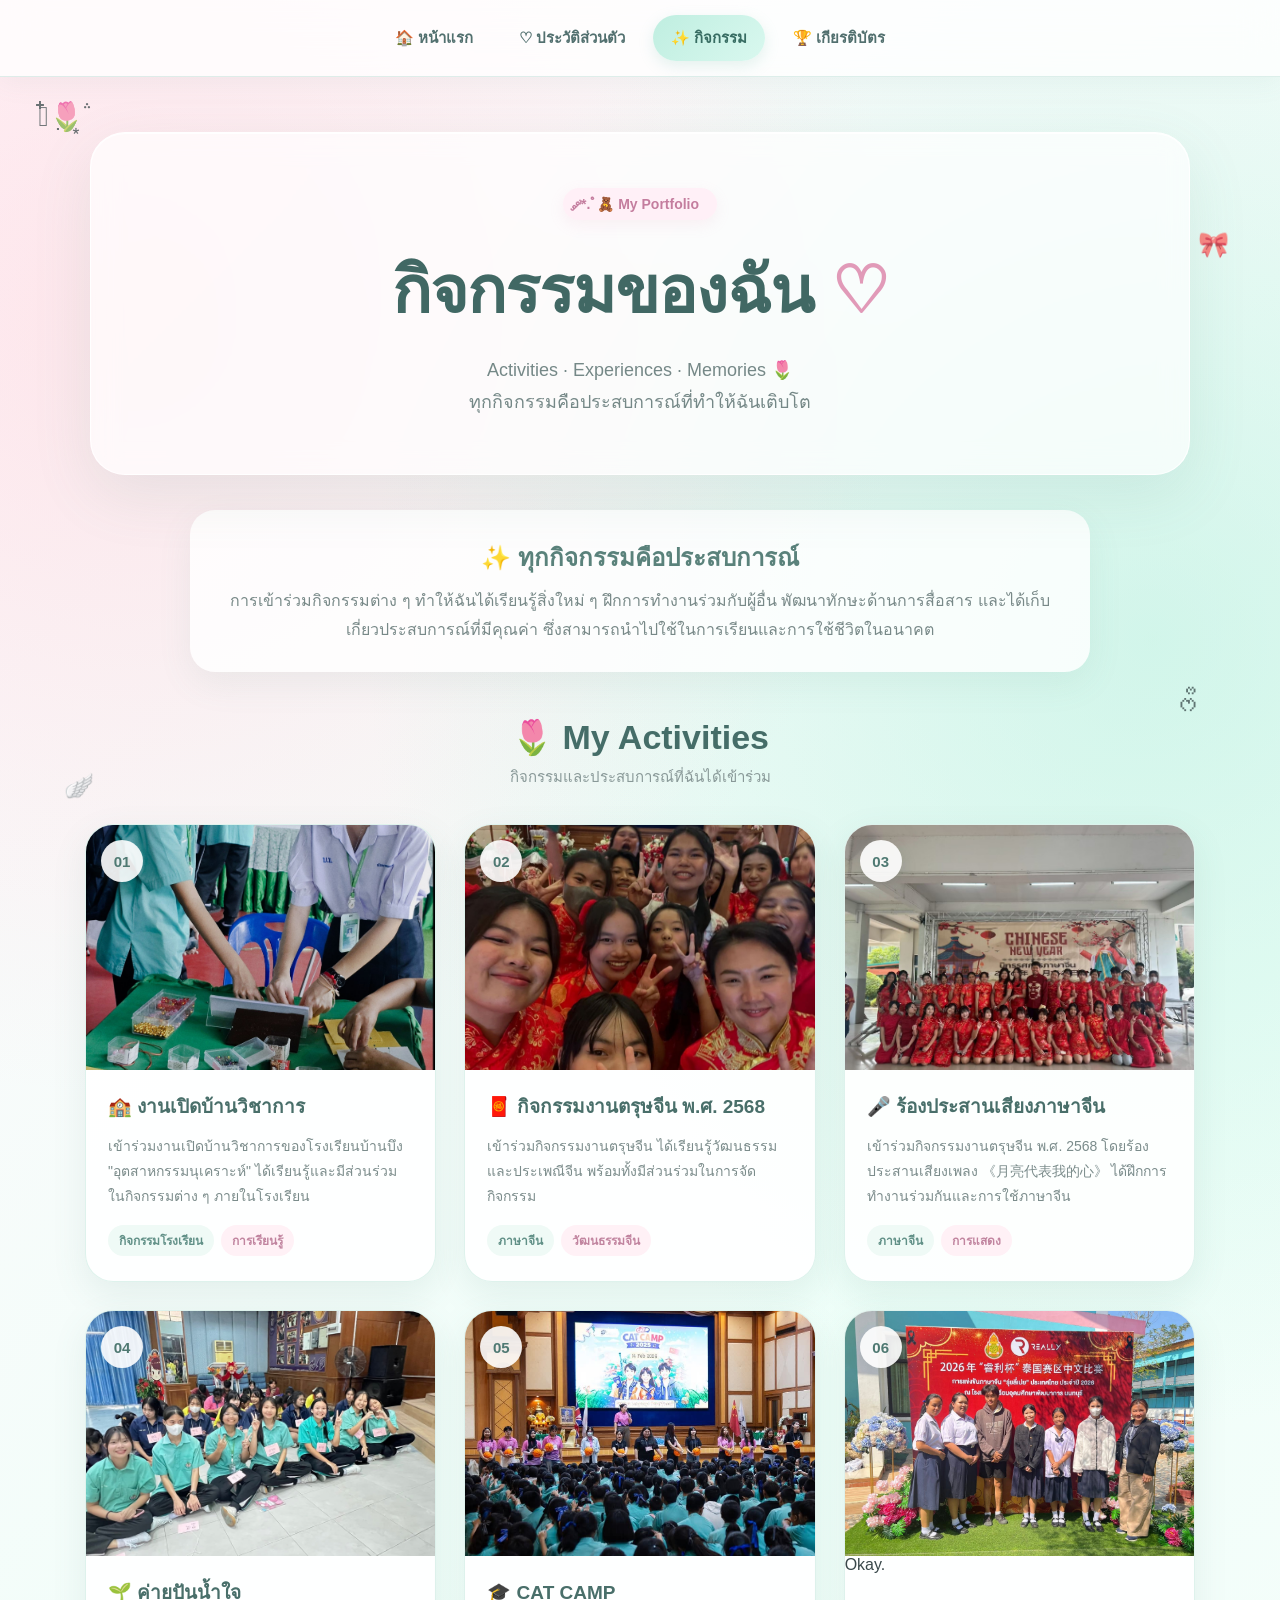
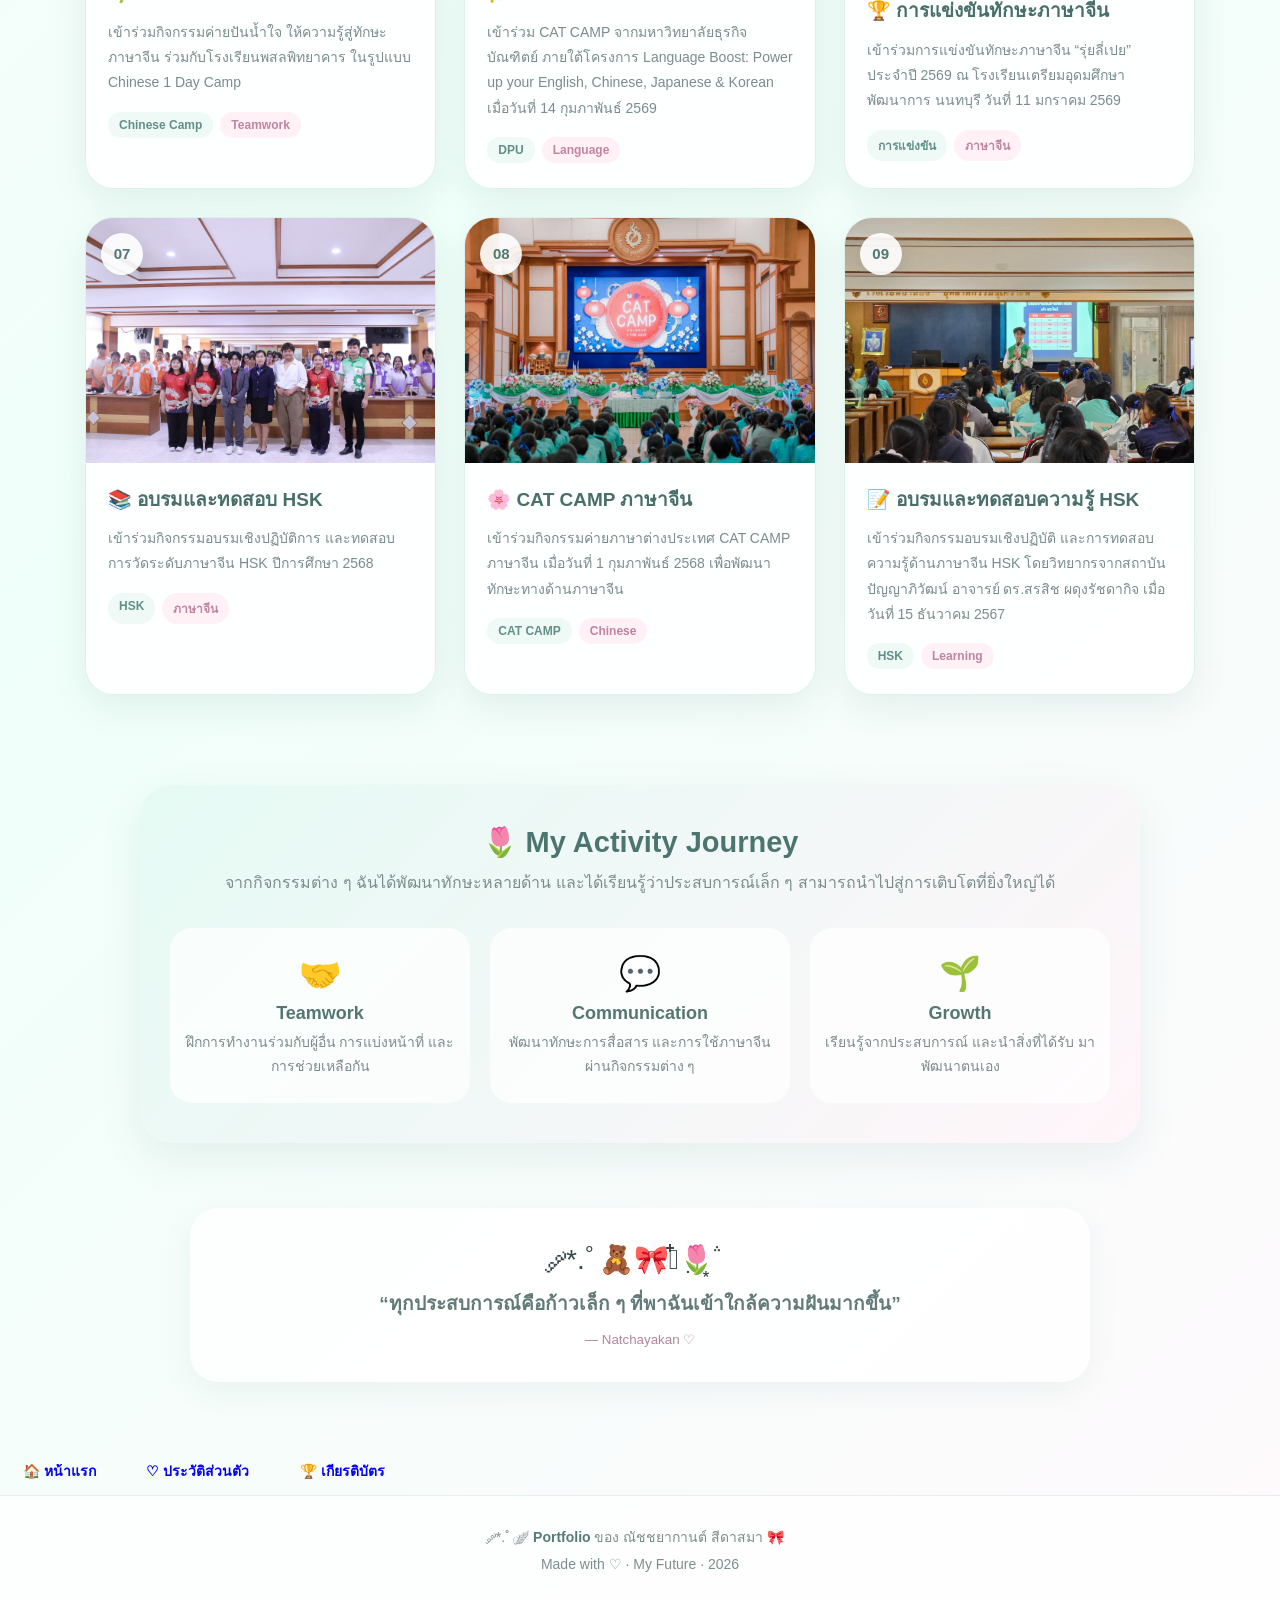
<file: activity.html>
<!DOCTYPE html>
<html lang="th">
<head>
    <meta charset="UTF-8">
    <meta name="viewport" content="width=device-width, initial-scale=1.0">

    <title>กิจกรรม | Portfolio - ณัชชยากานต์</title>

    <style>
        * {
            margin: 0;
            padding: 0;
            box-sizing: border-box;
        }

        html {
            scroll-behavior: smooth;
        }

        body {
            font-family: "Segoe UI", Tahoma, Geneva, Verdana, sans-serif;
            background:
                radial-gradient(circle at 10% 10%, rgba(255, 192, 203, 0.35), transparent 25%),
                radial-gradient(circle at 90% 20%, rgba(170, 235, 215, 0.45), transparent 28%),
                linear-gradient(135deg, #fff8fc, #effff9, #fffafd);
            color: #39484a;
            min-height: 100vh;
            overflow-x: hidden;
        }

        /* =========================
           Floating decorations
        ========================= */

        .deco {
            position: fixed;
            z-index: -1;
            pointer-events: none;
            opacity: 0.75;
            animation: float 6s ease-in-out infinite;
        }

        .deco1 {
            top: 100px;
            left: 3%;
            font-size: 28px;
        }

        .deco2 {
            top: 230px;
            right: 4%;
            font-size: 25px;
            animation-delay: 1s;
        }

        .deco3 {
            bottom: 100px;
            left: 5%;
            font-size: 24px;
            animation-delay: 2s;
        }

        .deco4 {
            bottom: 180px;
            right: 6%;
            font-size: 30px;
            animation-delay: 3s;
        }

        @keyframes float {
            0%, 100% {
                transform: translateY(0) rotate(0deg);
            }

            50% {
                transform: translateY(-15px) rotate(5deg);
            }
        }

        /* =========================
           Navbar
        ========================= */

        nav {
            position: sticky;
            top: 0;
            z-index: 1000;

            width: 100%;
            padding: 15px 25px;

            display: flex;
            justify-content: center;
            align-items: center;
            gap: 10px;

            background: rgba(255, 255, 255, 0.78);
            backdrop-filter: blur(18px);
            -webkit-backdrop-filter: blur(18px);

            border-bottom: 1px solid rgba(160, 210, 198, 0.35);
            box-shadow: 0 5px 25px rgba(105, 150, 140, 0.08);
        }

        nav a {
            text-decoration: none;
            color: #52706f;

            padding: 11px 18px;
            border-radius: 30px;

            font-size: 15px;
            font-weight: 600;

            transition: all 0.3s ease;
        }

        nav a:hover {
            background: #e5f8f1;
            color: #3e7c70;
            transform: translateY(-2px);
        }

        nav a.active {
            background: linear-gradient(135deg, #bfeee0, #d9f8ef);
            color: #386d63;
            box-shadow: 0 5px 15px rgba(120, 190, 170, 0.2);
        }

        /* =========================
           Hero
        ========================= */

        .hero {
            max-width: 1100px;
            margin: 55px auto 35px;
            padding: 55px 30px;

            text-align: center;

            background: rgba(255, 255, 255, 0.7);
            border: 1px solid rgba(255, 255, 255, 0.9);
            border-radius: 35px;

            box-shadow:
                0 20px 60px rgba(91, 145, 132, 0.12),
                inset 0 1px 0 rgba(255,255,255,0.9);

            backdrop-filter: blur(14px);
            -webkit-backdrop-filter: blur(14px);
        }

        .hero-small {
            display: inline-block;

            padding: 8px 18px;
            margin-bottom: 18px;

            background: #fff0f7;
            color: #c47d9e;

            border-radius: 30px;
            font-size: 14px;
            font-weight: 600;

            box-shadow: 0 5px 15px rgba(220, 150, 180, 0.12);
        }

        .hero h1 {
            font-size: clamp(38px, 7vw, 65px);
            color: #416864;
            margin-bottom: 12px;
            letter-spacing: -1px;
        }

        .hero h1 span {
            color: #e19ab8;
        }

        .hero p {
            font-size: 18px;
            color: #758887;
            line-height: 1.8;
        }

        /* =========================
           Intro
        ========================= */

        .intro {
            max-width: 900px;
            margin: 0 auto 45px;
            padding: 28px 30px;

            text-align: center;

            background: rgba(255,255,255,0.82);
            border-radius: 25px;

            box-shadow: 0 12px 35px rgba(90, 140, 130, 0.09);
        }

        .intro h2 {
            color: #5a827b;
            font-size: 24px;
            margin-bottom: 10px;
        }

        .intro p {
            color: #788988;
            line-height: 1.8;
            font-size: 16px;
        }

        /* =========================
           Activity section
        ========================= */

        .activities-section {
            max-width: 1150px;
            margin: auto;
            padding: 0 20px 70px;
        }

        .section-title {
            text-align: center;
            margin-bottom: 35px;
        }

        .section-title h2 {
            font-size: 34px;
            color: #456d68;
            margin-bottom: 8px;
        }

        .section-title p {
            color: #899998;
            font-size: 15px;
        }

        /* =========================
           Cards
        ========================= */

        .activity-grid {
            display: grid;
            grid-template-columns: repeat(3, 1fr);
            gap: 28px;
        }

        .activity-card {
            position: relative;
            overflow: hidden;

            background: rgba(255,255,255,0.9);
            border-radius: 28px;

            border: 1px solid rgba(190, 230, 218, 0.5);

            box-shadow:
                0 12px 35px rgba(82, 132, 122, 0.11);

            transition:
                transform 0.35s ease,
                box-shadow 0.35s ease;
        }

        .activity-card:hover {
            transform: translateY(-8px);
            box-shadow:
                0 20px 45px rgba(82, 132, 122, 0.18);
        }

        .image-box {
            width: 100%;
            height: 245px;
            overflow: hidden;
            background: #eaf8f3;
        }

        .image-box img {
            width: 100%;
            height: 100%;
            object-fit: cover;

            display: block;

            transition: transform 0.5s ease;
        }

        .activity-card:hover .image-box img {
            transform: scale(1.06);
        }

        .number {
            position: absolute;
            top: 15px;
            left: 15px;

            width: 42px;
            height: 42px;

            display: flex;
            align-items: center;
            justify-content: center;

            background: rgba(255,255,255,0.9);
            color: #4f7972;

            border-radius: 50%;

            font-weight: 700;
            font-size: 15px;

            box-shadow: 0 5px 15px rgba(70,110,100,0.15);
        }

        .activity-content {
            padding: 23px 22px 25px;
        }

        .activity-content h3 {
            color: #496f6a;
            font-size: 19px;
            line-height: 1.5;
            margin-bottom: 12px;
        }

        .activity-content p {
            color: #7b8c8b;
            font-size: 14px;
            line-height: 1.8;
            margin-bottom: 16px;
        }

        .tags {
            display: flex;
            flex-wrap: wrap;
            gap: 7px;
        }

        .tag {
            padding: 6px 11px;

            background: #effaf6;
            color: #619087;

            border-radius: 20px;

            font-size: 12px;
            font-weight: 600;
        }

        .tag.pink {
            background: #fff1f6;
            color: #c1849f;
        }

        /* =========================
           Journey section
        ========================= */

        .journey {
            max-width: 1000px;
            margin: 20px auto 65px;
            padding: 40px 30px;

            background:
                linear-gradient(
                    135deg,
                    rgba(228,250,243,0.9),
                    rgba(255,244,249,0.9)
                );

            border-radius: 32px;

            box-shadow: 0 15px 40px rgba(80,130,120,0.1);
        }

        .journey h2 {
            text-align: center;
            color: #4d756f;
            font-size: 29px;
            margin-bottom: 10px;
        }

        .journey > p {
            text-align: center;
            color: #7c8d8b;
            line-height: 1.8;
            margin-bottom: 30px;
        }

        .journey-line {
            display: grid;
            grid-template-columns: repeat(3, 1fr);
            gap: 20px;
        }

        .journey-item {
            text-align: center;
            padding: 25px 15px;

            background: rgba(255,255,255,0.7);
            border-radius: 22px;
        }

        .journey-icon {
            font-size: 34px;
            margin-bottom: 10px;
        }

        .journey-item h3 {
            color: #547871;
            margin-bottom: 7px;
            font-size: 18px;
        }

        .journey-item p {
            color: #7d8c8b;
            font-size: 14px;
            line-height: 1.7;
        }

        /* =========================
           Quote
        ========================= */

        .quote {
            max-width: 900px;
            margin: 0 auto 65px;
            padding: 35px 25px;

            text-align: center;

            background: rgba(255,255,255,0.8);
            border-radius: 28px;

            box-shadow: 0 10px 30px rgba(80,130,120,0.08);
        }

        .quote .symbol {
            font-size: 28px;
            margin-bottom: 10px;
        }

        .quote p {
            color: #627b78;
            font-size: 19px;
            line-height: 1.8;
            font-weight: 600;
        }

        .quote small {
            display: block;
            margin-top: 10px;
            color: #b2859a;
        }

        /* =========================
           Buttons
        ========================= */

        .bottom-buttons {
            display: flex;
            justify-content: center;
            flex-wrap: wrap;
            gap: 13px;

            margin-bottom: 70px;
        }

        .btn {
            display: inline-block;

            padding: 13px 23px;

            text-decoration: none;

            border-radius: 30px;

            font-weight: 600;
            font-size: 14px;

            transition: all 0.3s ease;
        }

        .btn-home {
            background: #dff7ef;
            color: #4f7d73;
        }

        .btn-profile {
            background: #fff0f6;
            color: #b87896;
        }

        .btn:hover {
            transform: translateY(-3px);
            box-shadow: 0 8px 20px rgba(80,120,110,0.13);
        }

        /* =========================
           Footer
        ========================= */

        footer {
            padding: 30px 20px;

            text-align: center;

            background: rgba(255,255,255,0.7);
            border-top: 1px solid rgba(170,210,200,0.3);

            color: #7c8e8b;
            font-size: 14px;
        }

        footer strong {
            color: #557b75;
        }

        /* =========================
           Tablet
        ========================= */

        @media (max-width: 950px) {

            .activity-grid {
                grid-template-columns: repeat(2, 1fr);
            }

            .journey-line {
                grid-template-columns: repeat(3, 1fr);
            }

            nav {
                overflow-x: auto;
                justify-content: flex-start;
                white-space: nowrap;
            }
        }

        /* =========================
           Mobile
        ========================= */

        @media (max-width: 650px) {

            nav {
                padding: 10px 12px;
                gap: 5px;
            }

            nav a {
                font-size: 13px;
                padding: 9px 12px;
            }

            .hero {
                margin: 25px 15px 25px;
                padding: 40px 20px;
                border-radius: 28px;
            }

            .hero h1 {
                font-size: 40px;
            }

            .hero p {
                font-size: 15px;
            }

            .intro {
                margin: 0 15px 35px;
                padding: 23px 18px;
            }

            .intro h2 {
                font-size: 21px;
            }

            .activities-section {
                padding: 0 15px 50px;
            }

            .section-title h2 {
                font-size: 28px;
            }

            .activity-grid {
                grid-template-columns: 1fr;
                gap: 22px;
            }

            .image-box {
                height: 230px;
            }

            .journey {
                margin: 10px 15px 50px;
                padding: 30px 18px;
            }

            .journey h2 {
                font-size: 25px;
            }

            .journey-line {
                grid-template-columns: 1fr;
                gap: 13px;
            }

            .quote {
                margin: 0 15px 50px;
            }

            .quote p {
                font-size: 16px;
            }

            .bottom-buttons {
                margin-bottom: 50px;
            }
        }

        @media (max-width: 380px) {

            nav a {
                font-size: 12px;
                padding: 8px 10px;
            }

            .hero h1 {
                font-size: 34px;
            }

            .image-box {
                height: 210px;
            }
        }
    </style>
</head>

<body>

    <!-- Floating decorations -->
    <div class="deco deco1">𓍢ִ໋🌷͙֒</div>
    <div class="deco deco2">🎀</div>
    <div class="deco deco3">🪽</div>
    <div class="deco deco4">ᰔᩚ</div>


    <!-- =========================
         Navigation
    ========================= -->

    <nav>
        <a href="index.html">🏠 หน้าแรก</a>
        <a href="profile.html">♡ ประวัติส่วนตัว</a>
        <a href="activity.html" class="active">✨ กิจกรรม</a>
        <a href="certificates.html">🏆 เกียรติบัตร</a>
    </nav>


    <!-- =========================
         Hero
    ========================= -->

    <section class="hero">

        <div class="hero-small">
            ༘*.ﾟ🧸 My Portfolio
        </div>

        <h1>
            กิจกรรมของฉัน <span>♡</span>
        </h1>

        <p>
            Activities · Experiences · Memories 🌷
            <br>
            ทุกกิจกรรมคือประสบการณ์ที่ทำให้ฉันเติบโต
        </p>

    </section>


    <!-- =========================
         Introduction
    ========================= -->

    <section class="intro">

        <h2>
            ✨ ทุกกิจกรรมคือประสบการณ์
        </h2>

        <p>
            การเข้าร่วมกิจกรรมต่าง ๆ ทำให้ฉันได้เรียนรู้สิ่งใหม่ ๆ
            ฝึกการทำงานร่วมกับผู้อื่น พัฒนาทักษะด้านการสื่อสาร
            และได้เก็บเกี่ยวประสบการณ์ที่มีคุณค่า
            ซึ่งสามารถนำไปใช้ในการเรียนและการใช้ชีวิตในอนาคต
        </p>

    </section>


    <!-- =========================
         Activities
    ========================= -->

    <section class="activities-section">

        <div class="section-title">

            <h2>🌷 My Activities</h2>

            <p>
                กิจกรรมและประสบการณ์ที่ฉันได้เข้าร่วม
            </p>

        </div>


        <div class="activity-grid">


            <!-- Activity 1 -->

            <article class="activity-card">

                <div class="number">01</div>

                <div class="image-box">
                    <img
                        src="activity1.jpg"
                        alt="งานเปิดบ้านวิชาการ"
                        loading="lazy"
                    >
                </div>

                <div class="activity-content">

                    <h3>
                        🏫 งานเปิดบ้านวิชาการ
                    </h3>

                    <p>
                        เข้าร่วมงานเปิดบ้านวิชาการของโรงเรียนบ้านบึง
                        "อุตสาหกรรมนุเคราะห์"
                        ได้เรียนรู้และมีส่วนร่วมในกิจกรรมต่าง ๆ
                        ภายในโรงเรียน
                    </p>

                    <div class="tags">
                        <span class="tag">กิจกรรมโรงเรียน</span>
                        <span class="tag pink">การเรียนรู้</span>
                    </div>

                </div>

            </article>


            <!-- Activity 2 -->

            <article class="activity-card">

                <div class="number">02</div>

                <div class="image-box">
                    <img
                        src="activity2.jpg"
                        alt="กิจกรรมงานตรุษจีน พ.ศ. 2568"
                        loading="lazy"
                    >
                </div>

                <div class="activity-content">

                    <h3>
                        🧧 กิจกรรมงานตรุษจีน พ.ศ. 2568
                    </h3>

                    <p>
                        เข้าร่วมกิจกรรมงานตรุษจีน
                        ได้เรียนรู้วัฒนธรรมและประเพณีจีน
                        พร้อมทั้งมีส่วนร่วมในการจัดกิจกรรม
                    </p>

                    <div class="tags">
                        <span class="tag">ภาษาจีน</span>
                        <span class="tag pink">วัฒนธรรมจีน</span>
                    </div>

                </div>

            </article>


            <!-- Activity 3 -->

            <article class="activity-card">

                <div class="number">03</div>

                <div class="image-box">
                    <img
                        src="activity3.jpg"
                        alt="ร้องประสานเสียงเพลง 月亮代表我的心"
                        loading="lazy"
                    >
                </div>

                <div class="activity-content">

                    <h3>
                        🎤 ร้องประสานเสียงภาษาจีน
                    </h3>

                    <p>
                        เข้าร่วมกิจกรรมงานตรุษจีน พ.ศ. 2568
                        โดยร้องประสานเสียงเพลง
                        《月亮代表我的心》
                        ได้ฝึกการทำงานร่วมกันและการใช้ภาษาจีน
                    </p>

                    <div class="tags">
                        <span class="tag">ภาษาจีน</span>
                        <span class="tag pink">การแสดง</span>
                    </div>

                </div>

            </article>


            <!-- Activity 4 -->

            <article class="activity-card">

                <div class="number">04</div>

                <div class="image-box">
                    <img
                        src="activity4.jpg"
                        alt="ค่ายปันน้ำใจ ให้ความรู้สู่ทักษะภาษาจีน "
                        loading="lazy"
                    >
                </div>

                <div class="activity-content">

                    <h3>
                        🌱 ค่ายปันน้ำใจ
                    </h3>

                    <p>
                        เข้าร่วมกิจกรรมค่ายปันน้ำใจ
                        ให้ความรู้สู่ทักษะภาษาจีน
                        ร่วมกับโรงเรียนพสลพิทยาคาร
                        ในรูปแบบ Chinese 1 Day Camp
                    </p>

                    <div class="tags">
                        <span class="tag">Chinese Camp</span>
                        <span class="tag pink">Teamwork</span>
                    </div>

                </div>

            </article>


            <!-- Activity 5 -->

            <article class="activity-card">

                <div class="number">05</div>

                <div class="image-box">
                    <img
                        src="activity5.jpg"
                        alt="CAT CAMP จากมหาวิทยาลัยธุรกิจบัณฑิตย์"
                        loading="lazy"
                    >
                </div>

                <div class="activity-content">

                    <h3>
                        🎓 CAT CAMP
                    </h3>

                    <p>
                        เข้าร่วม CAT CAMP จากมหาวิทยาลัยธุรกิจบัณฑิตย์
                        ภายใต้โครงการ Language Boost:
                        Power up your English, Chinese, Japanese & Korean
                        เมื่อวันที่ 14 กุมภาพันธ์ 2569
                    </p>

                    <div class="tags">
                        <span class="tag">DPU</span>
                        <span class="tag pink">Language</span>
                    </div>

                </div>

            </article>


            <!-- Activity 6 -->

            <article class="activity-card">

                <div class="number">06</div>

                <div class="image-box">
                    <img
                        src="activity6.jpg"
                        alt="การแข่งขันทักษะภาษาจีน รุ่ยลี่เปย"
                        loading="lazy"
                    >
                </div>
Okay.
                <div class="activity-content">

                    <h3>
                        🏆 การแข่งขันทักษะภาษาจีน
                    </h3>

                    <p>
                        เข้าร่วมการแข่งขันทักษะภาษาจีน
                        “รุ่ยลี่เปย” ประจำปี 2569
                        ณ โรงเรียนเตรียมอุดมศึกษาพัฒนาการ นนทบุรี
                        วันที่ 11 มกราคม 2569
                    </p>

                    <div class="tags">
                        <span class="tag">การแข่งขัน</span>
                        <span class="tag pink">ภาษาจีน</span>
                    </div>

                </div>

            </article>


            <!-- Activity 7 -->

            <article class="activity-card">

                <div class="number">07</div>

                <div class="image-box">
                    <img
                        src="activity7.jpg"
                        alt="อบรมและทดสอบการวัดระดับภาษาจีน HSK"
                        loading="lazy"
                    >
                </div>

                <div class="activity-content">

                    <h3>
                        📚 อบรมและทดสอบ HSK
                    </h3>

                    <p>
                        เข้าร่วมกิจกรรมอบรมเชิงปฏิบัติการ
                        และทดสอบการวัดระดับภาษาจีน HSK
                        ปีการศึกษา 2568
                    </p>

                    <div class="tags">
                        <span class="tag">HSK</span>
                        <span class="tag pink">ภาษาจีน</span>
                    </div>

                </div>

            </article>


            <!-- Activity 8 -->

            <article class="activity-card">

                <div class="number">08</div>

                <div class="image-box">
                    <img
                        src="activity8.jpg"
                        alt="ค่ายภาษาต่างประเทศ CAT CAMP ภาษาจีน"
                        loading="lazy"
                    >
                </div>

                <div class="activity-content">

                    <h3>
                        🌸 CAT CAMP ภาษาจีน
                    </h3>

                    <p>
                        เข้าร่วมกิจกรรมค่ายภาษาต่างประเทศ
                        CAT CAMP ภาษาจีน
                        เมื่อวันที่ 1 กุมภาพันธ์ 2568
                        เพื่อพัฒนาทักษะทางด้านภาษาจีน
                    </p>

                    <div class="tags">
                        <span class="tag">CAT CAMP</span>
                        <span class="tag pink">Chinese</span>
                    </div>

                </div>

            </article>


            <!-- Activity 9 -->

            <article class="activity-card">

                <div class="number">09</div>

                <div class="image-box">
                    <img
                        src="activity9.jpg"
                        alt="อบรมและทดสอบความรู้ด้านภาษาจีน HSK"
                        loading="lazy"
                    >
                </div>

                <div class="activity-content">

                    <h3>
                        📝 อบรมและทดสอบความรู้ HSK
                    </h3>

                    <p>
                        เข้าร่วมกิจกรรมอบรมเชิงปฏิบัติ
                        และการทดสอบความรู้ด้านภาษาจีน HSK
                        โดยวิทยากรจากสถาบันปัญญาภิวัฒน์
                        อาจารย์ ดร.สรสิช  ผดุงรัชดากิจ
                        เมื่อวันที่ 15 ธันวาคม 2567
                    </p>

                    <div class="tags">
                        <span class="tag">HSK</span>
                        <span class="tag pink">Learning</span>
                    </div>

                </div>

            </article>


        </div>

    </section>


    <!-- =========================
         Activity Journey
    ========================= -->

    <section class="journey">

        <h2>
            🌷 My Activity Journey
        </h2>

        <p>
            จากกิจกรรมต่าง ๆ ฉันได้พัฒนาทักษะหลายด้าน
            และได้เรียนรู้ว่าประสบการณ์เล็ก ๆ
            สามารถนำไปสู่การเติบโตที่ยิ่งใหญ่ได้
        </p>


        <div class="journey-line">


            <div class="journey-item">

                <div class="journey-icon">🤝</div>

                <h3>Teamwork</h3>

                <p>
                    ฝึกการทำงานร่วมกับผู้อื่น
                    การแบ่งหน้าที่
                    และการช่วยเหลือกัน
                </p>

            </div>


            <div class="journey-item">

                <div class="journey-icon">💬</div>

                <h3>Communication</h3>

                <p>
                    พัฒนาทักษะการสื่อสาร
                    และการใช้ภาษาจีน
                    ผ่านกิจกรรมต่าง ๆ
                </p>

            </div>


            <div class="journey-item">

                <div class="journey-icon">🌱</div>

                <h3>Growth</h3>

                <p>
                    เรียนรู้จากประสบการณ์
                    และนำสิ่งที่ได้รับ
                    มาพัฒนาตนเอง
                </p>

            </div>


        </div>

    </section>


    <!-- =========================
         Quote
    ========================= -->

    <section class="quote">

        <div class="symbol">
            ༘*.ﾟ🧸🎀𓍢ִ໋🌷͙֒
        </div>

        <p>
            “ทุกประสบการณ์คือก้าวเล็ก ๆ
            ที่พาฉันเข้าใกล้ความฝันมากขึ้น”
        </p>

        <small>
            — Natchayakan ♡
        </small>

    </section>


    <!-- =========================
         Bottom buttons
    ========================= -->

    <div class="buttons">
    <a href="index.html" class="btn">🏠 หน้าแรก</a>
    <a href="profile.html" class="btn">♡ ประวัติส่วนตัว</a>
    <a href="certificate.html" class="btn">🏆 เกียรติบัตร</a>
    </div>


    <!-- =========================
         Footer
    ========================= -->

    <footer>

        <p>
            ༘*.ﾟ🪽 <strong>Portfolio</strong> ของ ณัชชยากานต์ สีดาสมา 🎀
        </p>

        <p style="margin-top:8px;">
            Made with ♡ · My Future · 2026
        </p>

    </footer>


</body>
</html>
</file>
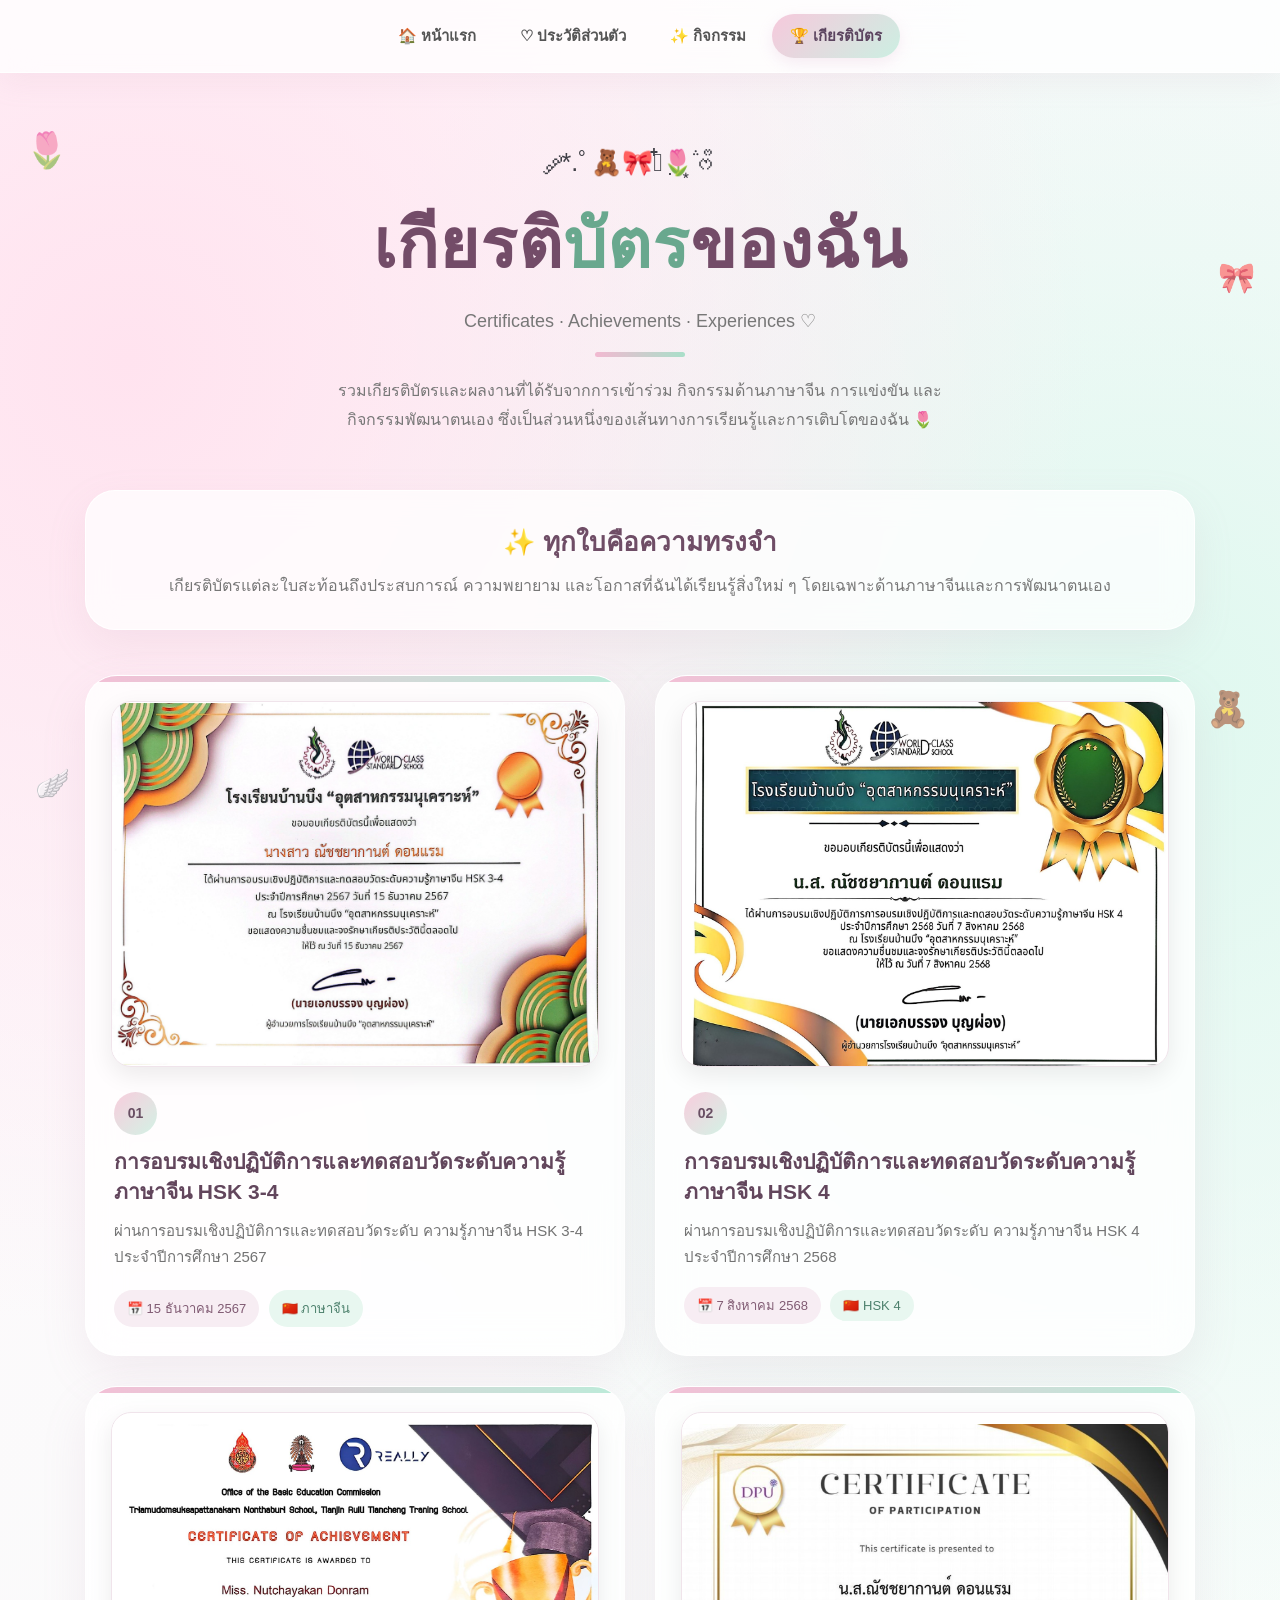
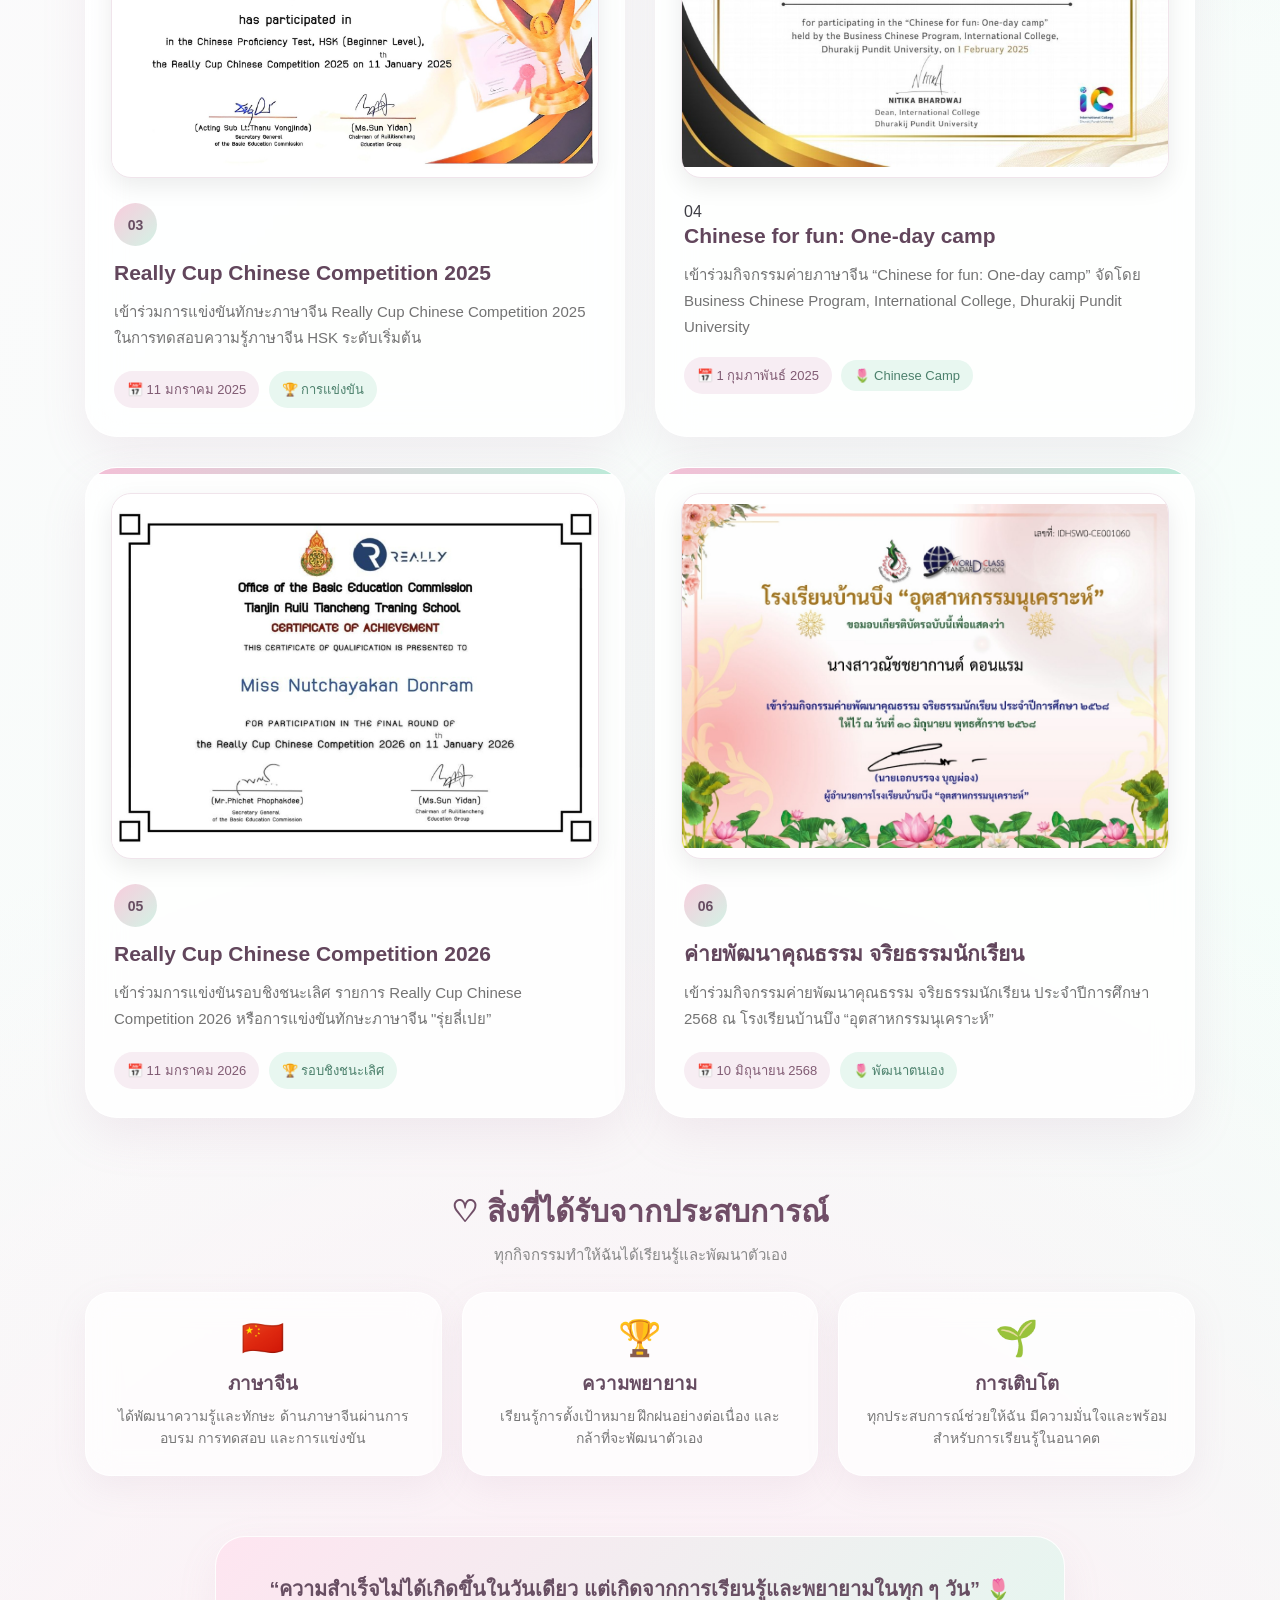
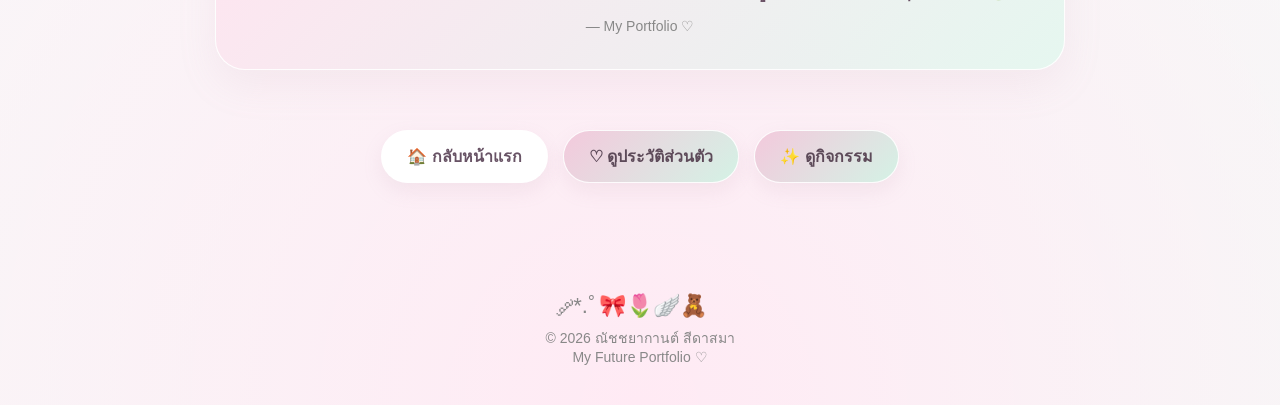
<file: certificate.html>
<!DOCTYPE html>
<html lang="th">
<head>
    <meta charset="UTF-8">
    <meta name="viewport" content="width=device-width, initial-scale=1.0">

    <title>เกียรติบัตร | ณัชชยากานต์</title>

    <style>

        /* =========================
           RESET
        ========================= */

        * {
            margin: 0;
            padding: 0;
            box-sizing: border-box;
        }

        html {
            scroll-behavior: smooth;
        }

        body {
            font-family: "Segoe UI", Tahoma, Arial, sans-serif;
            color: #3f3f46;

            background:
                radial-gradient(circle at 10% 10%, #ffe3ef 0%, transparent 28%),
                radial-gradient(circle at 90% 20%, #dff8ef 0%, transparent 30%),
                radial-gradient(circle at 50% 100%, #ffeaf4 0%, transparent 35%),
                linear-gradient(135deg, #fff8fc, #f2fff9);

            min-height: 100vh;
            overflow-x: hidden;
        }


        /* =========================
           FLOATING DECORATIONS
        ========================= */

        .decor {
            position: fixed;
            z-index: -1;
            pointer-events: none;
            opacity: 0.65;
            animation: float 5s ease-in-out infinite;
        }

        .decor1 {
            top: 130px;
            left: 25px;
            font-size: 35px;
        }

        .decor2 {
            top: 260px;
            right: 25px;
            font-size: 30px;
            animation-delay: 1s;
        }

        .decor3 {
            bottom: 100px;
            left: 35px;
            font-size: 28px;
            animation-delay: 2s;
        }

        .decor4 {
            bottom: 170px;
            right: 30px;
            font-size: 35px;
            animation-delay: 3s;
        }

        @keyframes float {
            0%, 100% {
                transform: translateY(0) rotate(0deg);
            }

            50% {
                transform: translateY(-15px) rotate(5deg);
            }
        }


        /* =========================
           NAVBAR
        ========================= */

        nav {
            position: sticky;
            top: 0;
            z-index: 1000;

            width: 100%;

            background: rgba(255, 255, 255, 0.78);
            backdrop-filter: blur(18px);
            -webkit-backdrop-filter: blur(18px);

            border-bottom: 1px solid rgba(255, 255, 255, 0.9);

            box-shadow:
                0 8px 30px rgba(198, 155, 179, 0.12);
        }

        .nav-container {
            max-width: 1150px;
            margin: auto;

            display: flex;
            justify-content: center;
            align-items: center;

            gap: 8px;
            padding: 14px 20px;

            flex-wrap: wrap;
        }

        nav a {
            text-decoration: none;
            color: #555;

            padding: 10px 18px;
            border-radius: 30px;

            font-size: 15px;
            font-weight: 600;

            transition: 0.3s ease;
        }

        nav a:hover {
            background: #e4f8ef;
            color: #43866d;
            transform: translateY(-2px);
        }

        nav a.active {
            background: linear-gradient(
                135deg,
                #f6c9dc,
                #ccefe2
            );

            color: #5c4560;

            box-shadow:
                0 5px 15px rgba(213, 167, 193, 0.2);
        }


        /* =========================
           HERO
        ========================= */

        .hero {
            max-width: 1100px;
            margin: 0 auto;

            padding: 75px 20px 35px;

            text-align: center;
        }

        .hero-decoration {
            font-size: 25px;
            margin-bottom: 12px;
        }

        .hero h1 {
            font-size: clamp(38px, 6vw, 68px);

            color: #734c68;

            font-weight: 800;

            letter-spacing: 1px;

            margin-bottom: 12px;
        }

        .hero h1 span {
            color: #69a88e;
        }

        .hero-subtitle {
            font-size: 18px;
            color: #777;

            margin-bottom: 20px;
        }

        .hero-line {
            width: 90px;
            height: 5px;

            margin: 20px auto;

            border-radius: 20px;

            background: linear-gradient(
                90deg,
                #f2b9d1,
                #a9dfc9
            );
        }

        .hero-description {
            max-width: 650px;
            margin: auto;

            color: #777;
            line-height: 1.8;
            font-size: 16px;
        }


        /* =========================
           MAIN
        ========================= */

        main {
            max-width: 1150px;
            margin: auto;

            padding: 20px;
        }


        /* =========================
           INTRO CARD
        ========================= */

        .intro {
            background: rgba(255, 255, 255, 0.75);

            backdrop-filter: blur(15px);
            -webkit-backdrop-filter: blur(15px);

            border: 1px solid rgba(255, 255, 255, 0.95);

            border-radius: 30px;

            padding: 30px;

            text-align: center;

            box-shadow:
                0 15px 40px rgba(190, 150, 175, 0.12);

            margin-bottom: 45px;
        }

        .intro h2 {
            color: #6f4d66;
            font-size: 26px;
            margin-bottom: 10px;
        }

        .intro p {
            color: #777;
            line-height: 1.7;
        }


        /* =========================
           CERTIFICATE GRID
        ========================= */

        .certificates-grid {
            display: grid;

            grid-template-columns:
                repeat(2, minmax(0, 1fr));

            gap: 30px;
        }


        /* =========================
           CERTIFICATE CARD
        ========================= */

        .certificates-card {

            background: rgba(255, 255, 255, 0.82);

            backdrop-filter: blur(18px);
            -webkit-backdrop-filter: blur(18px);

            border: 1px solid rgba(255, 255, 255, 0.95);

            border-radius: 32px;

            overflow: hidden;

            box-shadow:
                0 18px 45px rgba(183, 142, 168, 0.13);

            transition:
                transform 0.35s ease,
                box-shadow 0.35s ease;

            position: relative;
        }

        .certificates-card::before {
            content: "";

            position: absolute;

            top: 0;
            left: 0;

            width: 100%;
            height: 6px;

            background:
                linear-gradient(
                    90deg,
                    #f3bfd6,
                    #bcebd9
                );
        }

        .certificates-card:hover {

            transform: translateY(-8px);

            box-shadow:
                0 25px 55px rgba(183, 142, 168, 0.22);
        }


        /* =========================
           CERTIFICATE IMAGE
        ========================= */

        .certificates-image {
            padding: 25px 25px 10px;
        }

        .certificates-image img {

            display: block;

            width: 100%;

            aspect-ratio: 4 / 3;

            object-fit: contain;

            background: #fff;

            border-radius: 20px;

            border: 1px solid #f0e4eb;

            box-shadow:
                0 8px 25px rgba(0, 0, 0, 0.08);

            transition: transform 0.35s ease;
        }

        .certificates-card:hover
        .certificates-image img {

            transform: scale(1.025);
        }


        /* =========================
           CERTIFICATE CONTENT
        ========================= */

        .certificates-content {

            padding: 15px 28px 28px;

            position: relative;
        }

        .certificates-number {

            display: inline-flex;

            align-items: center;
            justify-content: center;

            width: 43px;
            height: 43px;

            border-radius: 50%;

            background:
                linear-gradient(
                    135deg,
                    #f8cddd,
                    #d3f2e5
                );

            color: #684f63;

            font-size: 14px;
            font-weight: 800;

            margin-bottom: 12px;
        }

        .certificates-content h2 {

            color: #62465c;

            font-size: 21px;

            line-height: 1.45;

            margin-bottom: 10px;
        }

        .certificates-content p {

            color: #737373;

            line-height: 1.75;

            font-size: 15px;

            margin-bottom: 15px;
        }

        .certificates-date {

            display: inline-block;

            padding: 8px 13px;

            border-radius: 20px;

            background: #f7edf3;

            color: #805b73;

            font-size: 13px;

            margin-right: 5px;
        }

        .certificates-tag {

            display: inline-block;

            padding: 8px 13px;

            border-radius: 20px;

            background: #e8f7f0;

            color: #4c806c;

            font-size: 13px;

            margin-top: 5px;
        }


        /* =========================
           SKILLS / SUMMARY
        ========================= */

        .section-title {

            text-align: center;

            margin: 70px 0 25px;
        }

        .section-title h2 {

            font-size: 30px;

            color: #704e67;

            margin-bottom: 8px;
        }

        .section-title p {

            color: #888;

            font-size: 15px;
        }

        .summary {

            display: grid;

            grid-template-columns:
                repeat(3, 1fr);

            gap: 20px;

            margin-bottom: 60px;
        }

        .summary-card {

            background: rgba(255, 255, 255, 0.72);

            backdrop-filter: blur(15px);

            border-radius: 25px;

            padding: 25px;

            text-align: center;

            border: 1px solid rgba(255,255,255,.9);

            box-shadow:
                0 12px 35px rgba(180,140,165,.1);
        }

        .summary-card .icon {

            font-size: 35px;

            margin-bottom: 10px;
        }

        .summary-card h3 {

            color: #664c61;

            margin-bottom: 7px;
        }

        .summary-card p {

            color: #777;

            font-size: 14px;

            line-height: 1.6;
        }


        /* =========================
           QUOTE
        ========================= */

        .quote {

            max-width: 850px;

            margin: 0 auto 60px;

            padding: 35px 30px;

            text-align: center;

            border-radius: 30px;

            background:
                linear-gradient(
                    135deg,
                    rgba(255,224,238,.75),
                    rgba(222,248,237,.75)
                );

            border: 1px solid rgba(255,255,255,.9);

            box-shadow:
                0 15px 40px rgba(185,145,170,.1);
        }

        .quote p {

            color: #684f63;

            font-size: 20px;

            font-weight: 600;

            line-height: 1.7;
        }

        .quote span {

            display: block;

            margin-top: 12px;

            font-size: 14px;

            color: #888;
        }


        /* =========================
           BUTTONS
        ========================= */

        .bottom-buttons {

            display: flex;

            justify-content: center;

            flex-wrap: wrap;

            gap: 15px;

            margin-bottom: 60px;
        }

        .btn {

            text-decoration: none;

            padding: 13px 25px;

            border-radius: 30px;

            font-weight: 700;

            transition: 0.3s ease;

            border: 1px solid rgba(255,255,255,.9);

            box-shadow:
                0 8px 20px rgba(180,140,165,.12);
        }

        .btn-home {

            background: #fff;

            color: #685365;
        }

        .btn-profile {

            background:
                linear-gradient(
                    135deg,
                    #f3c9dc,
                    #d4f2e5
                );

            color: #5d4a59;
        }

        .btn:hover {

            transform: translateY(-3px);

            box-shadow:
                0 12px 25px rgba(180,140,165,.2);
        }


        /* =========================
           FOOTER
        ========================= */

        footer {

            text-align: center;

            padding: 30px 20px 40px;

            color: #888;

            font-size: 14px;
        }

        footer .footer-decor {

            font-size: 22px;

            margin-bottom: 8px;
        }


        /* =========================
           TABLET
        ========================= */

        @media (max-width: 900px) {

            .certificate-grid {
                grid-template-columns: 1fr;
            }

            .summary {
                grid-template-columns: 1fr;
            }

        }


        /* =========================
           MOBILE
        ========================= */

        @media (max-width: 650px) {

            .nav-container {
                gap: 4px;
                padding: 10px;
            }

            nav a {
                font-size: 12px;
                padding: 8px 10px;
            }

            .hero {
                padding-top: 50px;
            }

            .hero h1 {
                font-size: 40px;
            }

            .hero-subtitle {
                font-size: 15px;
            }

            .hero-description {
                font-size: 14px;
            }

            main {
                padding: 12px;
            }

            .intro {
                padding: 25px 20px;
                border-radius: 25px;
            }

            .intro h2 {
                font-size: 22px;
            }

            .certificates-card {
                border-radius: 25px;
            }

            .certificates-image {
                padding: 18px 18px 5px;
            }

            .certificates-content {
                padding: 12px 20px 23px;
            }

            .certificates-content h2 {
                font-size: 19px;
            }

            .certificates-content p {
                font-size: 14px;
            }

            .certificates-date,
            .certificates-tag {
                font-size: 12px;
            }

            .section-title {
                margin-top: 50px;
            }

            .section-title h2 {
                font-size: 25px;
            }

            .quote {
                padding: 28px 20px;
            }

            .quote p {
                font-size: 17px;
            }

        }


        /* =========================
           SMALL MOBILE
        ========================= */

        @media (max-width: 380px) {

            nav a {
                font-size: 11px;
                padding: 7px 8px;
            }

            .hero h1 {
                font-size: 34px;
            }

            .certificates-content h2 {
                font-size: 18px;
            }

        }

    </style>
</head>


<body>


    <!-- Floating decorations -->

    <div class="decor decor1">🌷</div>
    <div class="decor decor2">🎀</div>
    <div class="decor decor3">🪽</div>
    <div class="decor decor4">🧸</div>


    <!-- =========================
         NAVBAR
    ========================== -->

    <nav>

        <div class="nav-container">

            <a href="index.html">
                🏠 หน้าแรก
            </a>

            <a href="profile.html">
                ♡ ประวัติส่วนตัว
            </a>

            <a href="activities.html">
                ✨ กิจกรรม
            </a>

            <a href="certificates.html" class="active">
                🏆 เกียรติบัตร
            </a>

        </div>

    </nav>


    <!-- =========================
         HERO
    ========================== -->

    <header class="hero">

        <div class="hero-decoration">
            ༘*.ﾟ🧸🎀𓍢ִ໋🌷͙֒ᰔᩚ
        </div>

        <h1>
            เกียรติ<span>บัตร</span>ของฉัน
        </h1>

        <div class="hero-subtitle">
            Certificates · Achievements · Experiences ♡
        </div>

        <div class="hero-line"></div>

        <p class="hero-description">

            รวมเกียรติบัตรและผลงานที่ได้รับจากการเข้าร่วม
            กิจกรรมด้านภาษาจีน การแข่งขัน และกิจกรรมพัฒนาตนเอง
            ซึ่งเป็นส่วนหนึ่งของเส้นทางการเรียนรู้และการเติบโตของฉัน 🌷

        </p>

    </header>


    <!-- =========================
         MAIN
    ========================== -->

    <main>


        <!-- Intro -->

        <section class="intro">

            <h2>
                ✨ ทุกใบคือความทรงจำ
            </h2>

            <p>
                เกียรติบัตรแต่ละใบสะท้อนถึงประสบการณ์
                ความพยายาม และโอกาสที่ฉันได้เรียนรู้สิ่งใหม่ ๆ
                โดยเฉพาะด้านภาษาจีนและการพัฒนาตนเอง
            </p>

        </section>



        <!-- =========================
             CERTIFICATES
        ========================== -->

        <section class="certificates-grid">


            <!-- Certificate 1 -->

            <article class="certificates-card">

                <div class="certificates-image">

                    <img
                        src="certificates1.jpg"
                        alt="เกียรติบัตร HSK 3-4 ปีการศึกษา 2567"
                    >

                </div>

                <div class="certificates-content">

                    <span class="certificates-number">
                        01
                    </span>

                    <h2>
                        การอบรมเชิงปฏิบัติการและทดสอบวัดระดับความรู้ภาษาจีน HSK 3-4
                    </h2>

                    <p>
                        ผ่านการอบรมเชิงปฏิบัติการและทดสอบวัดระดับ
                        ความรู้ภาษาจีน HSK 3-4
                        ประจำปีการศึกษา 2567
                    </p>

                    <span class="certificates-date">
                        📅 15 ธันวาคม 2567
                    </span>

                    <span class="certificates-tag">
                        🇨🇳 ภาษาจีน
                    </span>

                </div>

            </article>



            <!-- Certificate 2 -->

            <article class="certificates-card">

                <div class="certificates-image">

                    <img
                        src="certificates2.jpg"
                        alt="เกียรติบัตร HSK 4 ปีการศึกษา 2568"
                    >

                </div>

                <div class="certificates-content">

                    <span class="certificates-number">
                        02
                    </span>

                    <h2>
                        การอบรมเชิงปฏิบัติการและทดสอบวัดระดับความรู้ภาษาจีน HSK 4
                    </h2>

                    <p>
                        ผ่านการอบรมเชิงปฏิบัติการและทดสอบวัดระดับ
                        ความรู้ภาษาจีน HSK 4
                        ประจำปีการศึกษา 2568
                    </p>

                    <span class="certificates-date">
                        📅 7 สิงหาคม 2568
                    </span>

                    <span class="certificates-tag">
                        🇨🇳 HSK 4
                    </span>

                </div>

            </article>



            <!-- Certificate 3 -->

            <article class="certificates-card">

                <div class="certificates-image">

                    <img
                        src="certificates3.jpg"
                        alt="เกียรติบัตร Really Cup Chinese Competition 2025"
                    >

                </div>

                <div class="certificates-content">

                    <span class="certificates-number">
                        03
                    </span>

                    <h2>
                        Really Cup Chinese Competition 2025
                    </h2>

                    <p>
                        เข้าร่วมการแข่งขันทักษะภาษาจีน
                        Really Cup Chinese Competition 2025
                        ในการทดสอบความรู้ภาษาจีน HSK ระดับเริ่มต้น
                    </p>

                    <span class="certificates-date">
                        📅 11 มกราคม 2025
                    </span>

                    <span class="certificates-tag">
                        🏆 การแข่งขัน
                    </span>

                </div>

            </article>



            <!-- Certificate 4 -->

            <article class="certificates-card">

                <div class="certificates-image">

                    <img
                        src="certificates4.jpg"
                        alt="เกียรติบัตร Chinese for fun One-day camp"
                    >

                </div>

                <div class="certificates-content">

                    <span class="certificate-number">
                        04
                    </span>

                    <h2>
                        Chinese for fun: One-day camp
                    </h2>

                    <p>
                        เข้าร่วมกิจกรรมค่ายภาษาจีน
                        “Chinese for fun: One-day camp”
                        จัดโดย Business Chinese Program,
                        International College,
                        Dhurakij Pundit University
                    </p>

                    <span class="certificates-date">
                        📅 1 กุมภาพันธ์ 2025
                    </span>

                    <span class="certificates-tag">
                        🌷 Chinese Camp
                    </span>

                </div>

            </article>



            <!-- Certificate 5 -->

            <article class="certificates-card">

                <div class="certificates-image">

                    <img
                        src="certificates5.jpg"
                        alt="เกียรติบัตร Really Cup Chinese Competition 2026"
                    >

                </div>

                <div class="certificates-content">

                    <span class="certificates-number">
                        05
                    </span>

                    <h2>
                        Really Cup Chinese Competition 2026
                    </h2>

                    <p>
                        เข้าร่วมการแข่งขันรอบชิงชนะเลิศ
                        รายการ Really Cup Chinese Competition 2026
                        หรือการแข่งขันทักษะภาษาจีน "รุ่ยลี่เปย”
                    </p>

                    <span class="certificates-date">
                        📅 11 มกราคม 2026
                    </span>

                    <span class="certificates-tag">
                        🏆 รอบชิงชนะเลิศ
                    </span>

                </div>

            </article>



            <!-- Certificate 6 -->

            <article class="certificates-card">

                <div class="certificates-image">

                    <img
                        src="certificates6.jpg"
                        alt="เกียรติบัตรค่ายพัฒนาคุณธรรมจริยธรรมนักเรียน"
                    >

                </div>

                <div class="certificates-content">

                    <span class="certificates-number">
                        06
                    </span>

                    <h2>
                        ค่ายพัฒนาคุณธรรม จริยธรรมนักเรียน
                    </h2>

                    <p>
                        เข้าร่วมกิจกรรมค่ายพัฒนาคุณธรรม
                        จริยธรรมนักเรียน
                        ประจำปีการศึกษา 2568
                        ณ โรงเรียนบ้านบึง “อุตสาหกรรมนุเคราะห์”
                    </p>

                    <span class="certificates-date">
                        📅 10 มิถุนายน 2568
                    </span>

                    <span class="certificates-tag">
                        🌷 พัฒนาตนเอง
                    </span>

                </div>

            </article>


        </section>



        <!-- =========================
             SUMMARY
        ========================== -->

        <section class="section-title">

            <h2>
                ♡ สิ่งที่ได้รับจากประสบการณ์
            </h2>

            <p>
                ทุกกิจกรรมทำให้ฉันได้เรียนรู้และพัฒนาตัวเอง
            </p>

        </section>


        <section class="summary">


            <div class="summary-card">

                <div class="icon">
                    🇨🇳
                </div>

                <h3>
                    ภาษาจีน
                </h3>

                <p>
                    ได้พัฒนาความรู้และทักษะ
                    ด้านภาษาจีนผ่านการอบรม
                    การทดสอบ และการแข่งขัน
                </p>

            </div>


            <div class="summary-card">

                <div class="icon">
                    🏆
                </div>

                <h3>
                    ความพยายาม
                </h3>

                <p>
                    เรียนรู้การตั้งเป้าหมาย
                    ฝึกฝนอย่างต่อเนื่อง
                    และกล้าที่จะพัฒนาตัวเอง
                </p>

            </div>


            <div class="summary-card">

                <div class="icon">
                    🌱
                </div>

                <h3>
                    การเติบโต
                </h3>

                <p>
                    ทุกประสบการณ์ช่วยให้ฉัน
                    มีความมั่นใจและพร้อม
                    สำหรับการเรียนรู้ในอนาคต
                </p>

            </div>


        </section>



        <!-- =========================
             QUOTE
        ========================== -->

        <section class="quote">

            <p>
                “ความสำเร็จไม่ได้เกิดขึ้นในวันเดียว
                แต่เกิดจากการเรียนรู้และพยายามในทุก ๆ วัน” 🌷
            </p>

            <span>
                — My Portfolio ♡
            </span>

        </section>



        <!-- =========================
             BUTTONS
        ========================== -->

        <div class="bottom-buttons">

            <a
                href="index.html"
                class="btn btn-home"
            >
                🏠 กลับหน้าแรก
            </a>

            <a
                href="profile.html"
                class="btn btn-profile"
            >
                ♡ ดูประวัติส่วนตัว
            </a>

            <a
                href="activities.html"
                class="btn btn-profile"
            >
                ✨ ดูกิจกรรม
            </a>

        </div>


    </main>



    <!-- =========================
         FOOTER
    ========================== -->

    <footer>

        <div class="footer-decor">
            ༘*.ﾟ🎀🌷🪽🧸
        </div>

        <p>
            © 2026 ณัชชยากานต์ สีดาสมา
        </p>

        <p>
            My Future Portfolio ♡
        </p>

    </footer>


</body>
</html>
</file>
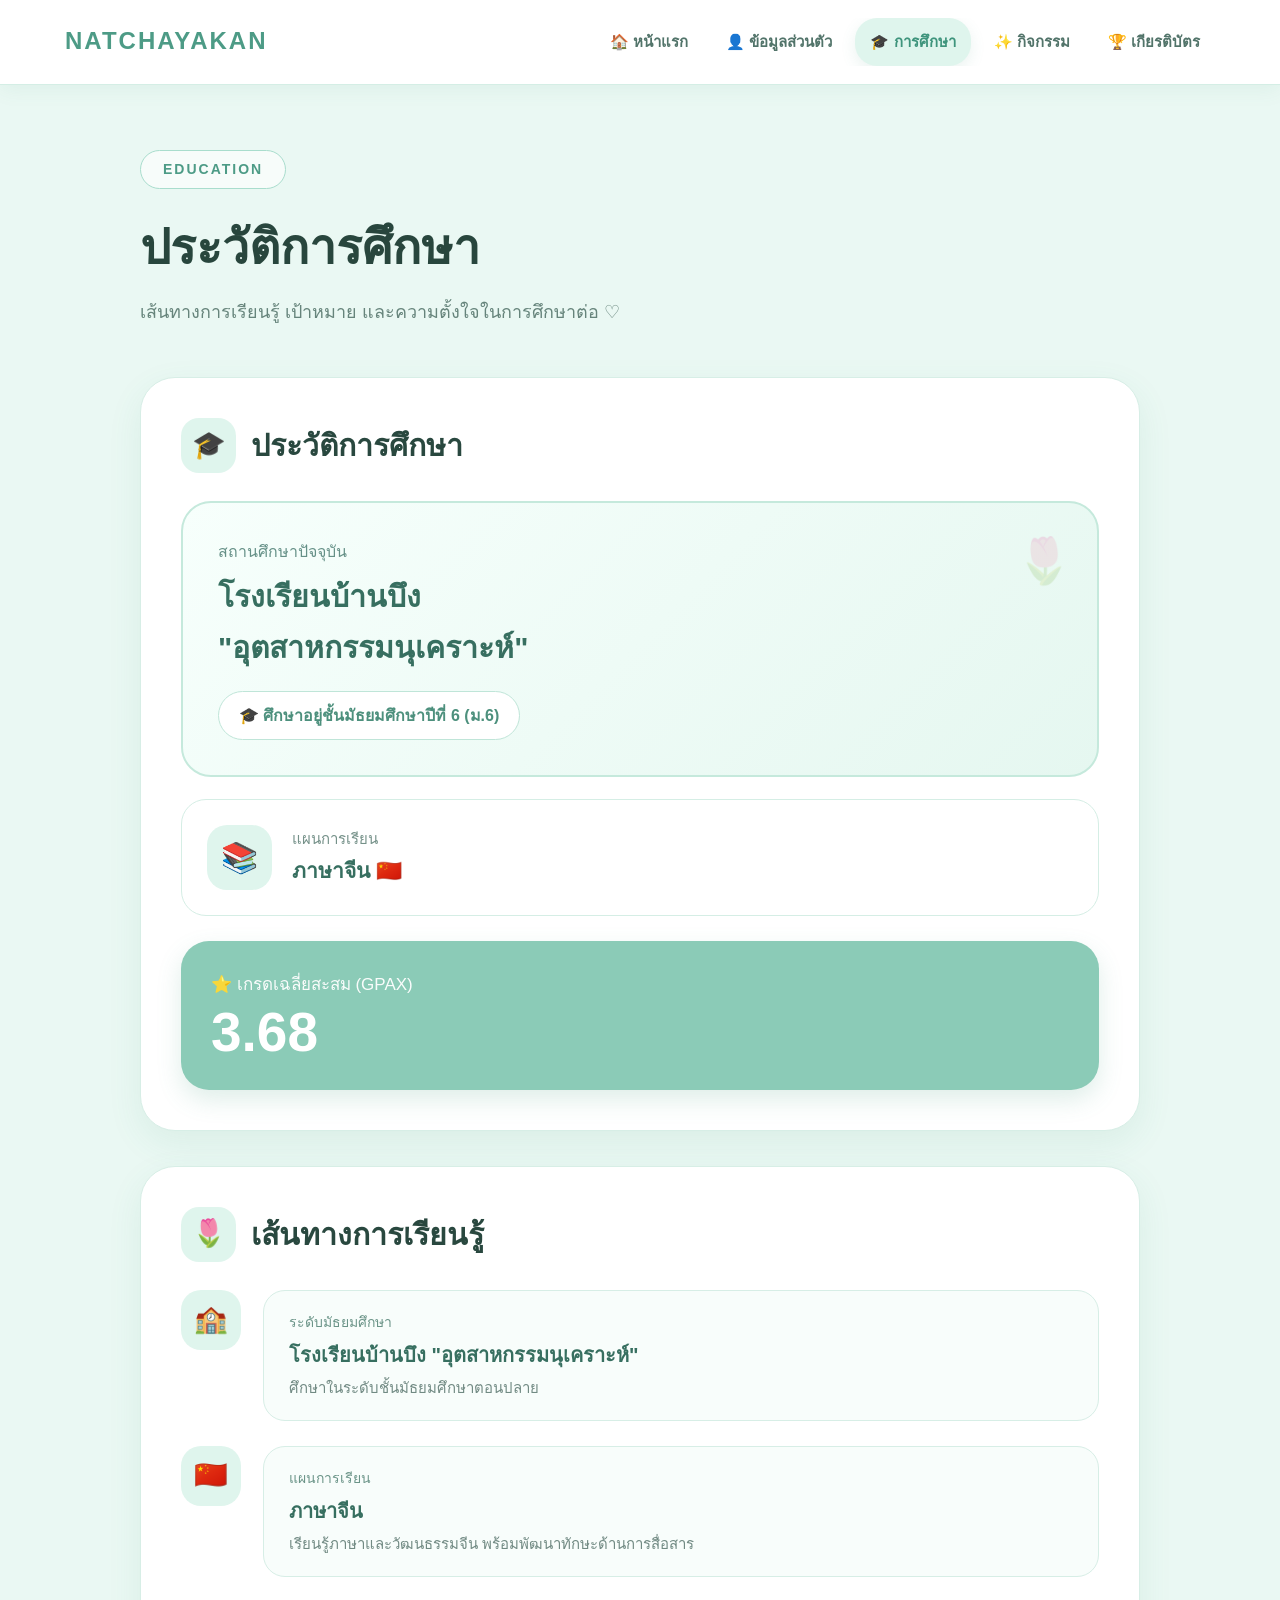
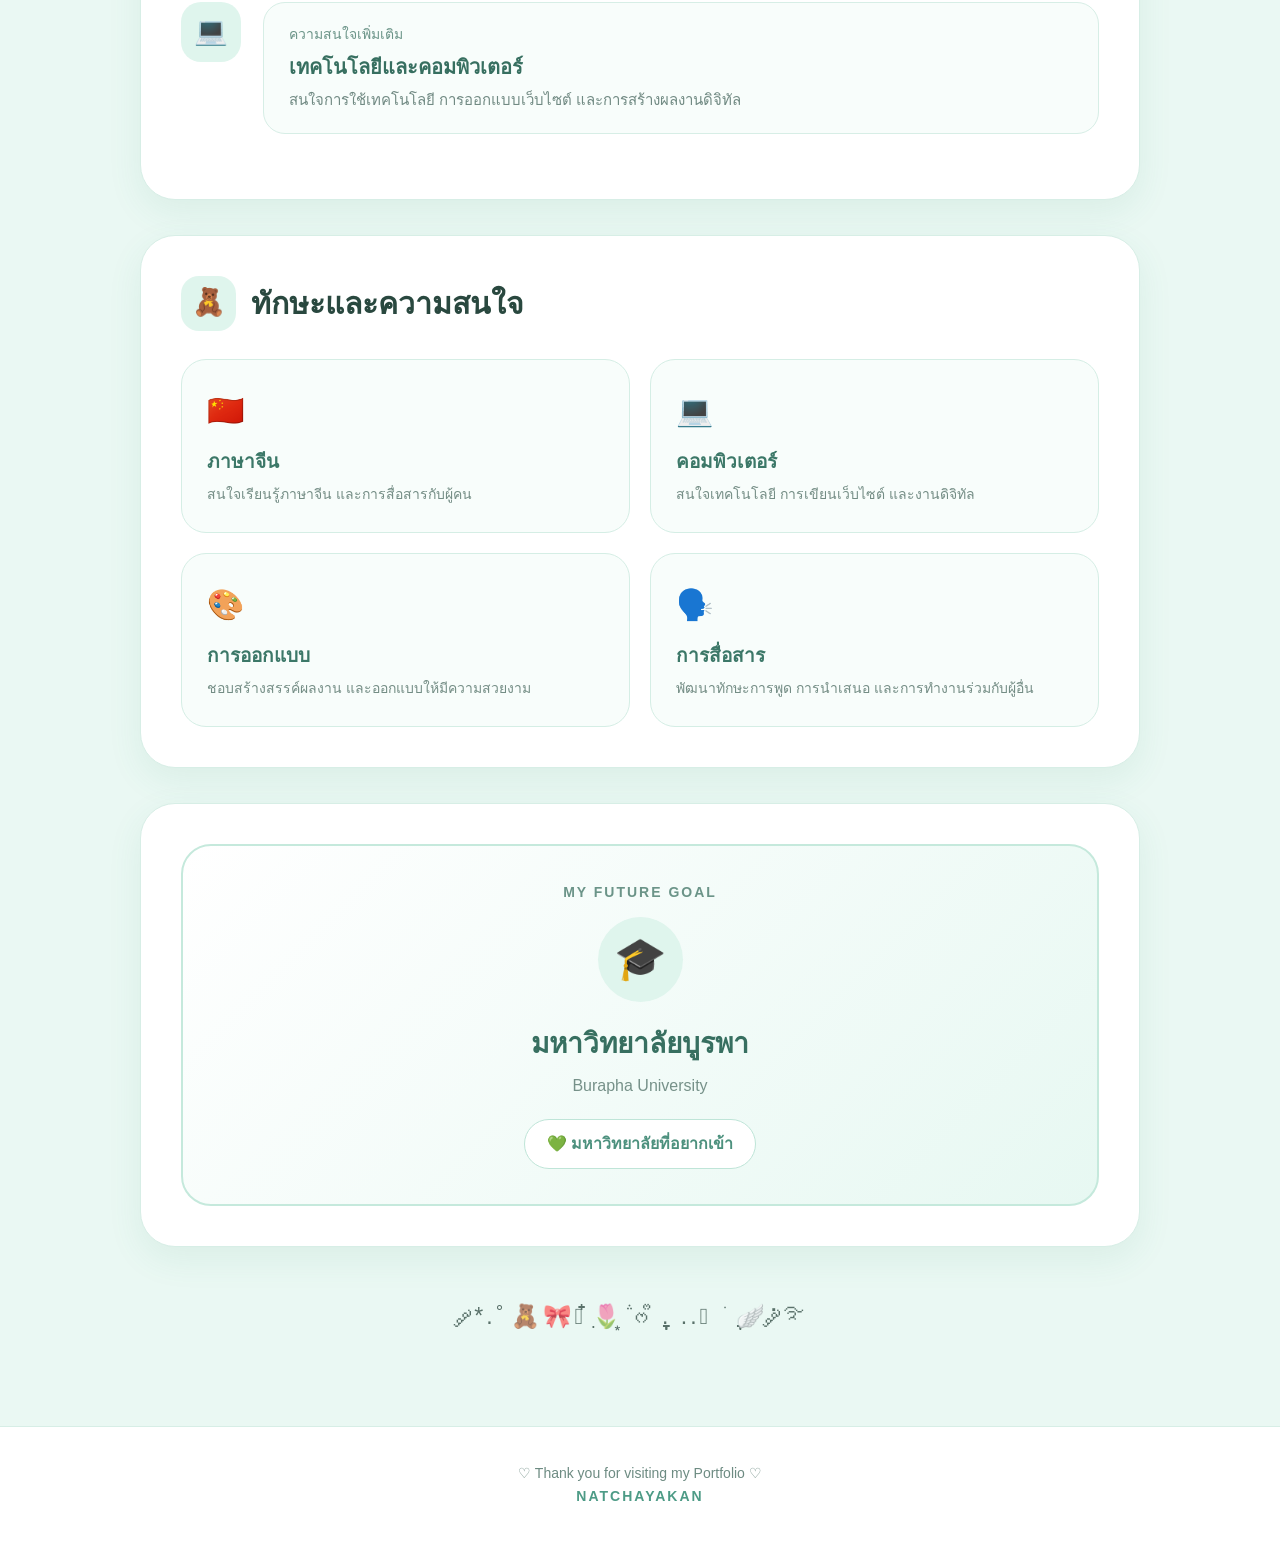
<file: education.html>
<!DOCTYPE html>
<html lang="th">
<head>
    <meta charset="UTF-8">
    <meta name="viewport" content="width=device-width, initial-scale=1.0">

    <title>การศึกษา | NATCHAYAKAN</title>

    <style>

        /* =========================
           RESET
        ========================= */

        * {
            margin: 0;
            padding: 0;
            box-sizing: border-box;
        }

        html {
            scroll-behavior: smooth;
        }

        body {
            font-family: "Segoe UI", Tahoma, Arial, sans-serif;
            background: #eaf8f3;
            color: #29443c;
            line-height: 1.7;
        }


        /* =========================
           HEADER
        ========================= */

        header {
            position: sticky;
            top: 0;
            z-index: 1000;

            background: rgba(255,255,255,0.96);
            border-bottom: 1px solid #d4eee5;

            box-shadow: 0 4px 20px rgba(70,140,120,0.08);
        }

        .header-inner {
            max-width: 1200px;
            margin: auto;

            padding: 18px 25px;

            display: flex;
            align-items: center;
            justify-content: space-between;
            gap: 25px;
        }


        /* LOGO */

        .brand {
            color: #4d9b86;
            font-size: 24px;
            font-weight: 800;
            letter-spacing: 2px;
            white-space: nowrap;
        }


        /* =========================
           NAVIGATION
        ========================= */

        nav {
            display: flex;
            align-items: center;
            gap: 8px;

            overflow-x: auto;
            scrollbar-width: none;
        }

        nav::-webkit-scrollbar {
            display: none;
        }

        nav a {
            text-decoration: none;
            color: #52746a;

            font-size: 15px;
            font-weight: 600;

            padding: 11px 15px;

            border-radius: 22px;

            white-space: nowrap;

            transition: 0.3s;
        }

        nav a:hover {
            background: #e1f5ee;
            color: #3f917a;
        }

        nav a.active {
            background: #dff5ed;
            color: #3e947c;

            box-shadow:
                0 5px 15px rgba(80,160,135,0.12);
        }


        /* =========================
           MAIN
        ========================= */

        main {
            max-width: 1050px;
            margin: auto;

            padding: 65px 25px 90px;
        }


        /* =========================
           TITLE
        ========================= */

        .page-label {
            display: inline-block;

            padding: 7px 22px;

            border: 1px solid #a9ddcd;
            border-radius: 30px;

            color: #4d9b86;

            font-size: 14px;
            font-weight: 700;

            letter-spacing: 2px;

            background: rgba(255,255,255,0.65);

            margin-bottom: 18px;
        }

        .page-title {
            font-size: 48px;
            color: #28463d;

            margin-bottom: 8px;

            font-weight: 800;
        }

        .page-description {
            font-size: 18px;
            color: #66847b;

            margin-bottom: 50px;
        }


        /* =========================
           SECTION CARD
        ========================= */

        .section-card {
            background: #ffffff;

            border: 1px solid #d7eee6;

            border-radius: 35px;

            padding: 40px;

            margin-bottom: 35px;

            box-shadow:
                0 12px 35px rgba(60,140,115,0.09);
        }


        /* =========================
           SECTION TITLE
        ========================= */

        .section-title {
            display: flex;
            align-items: center;
            gap: 15px;

            font-size: 30px;
            color: #29483f;

            margin-bottom: 28px;
        }

        .section-icon {
            width: 55px;
            height: 55px;

            display: flex;
            align-items: center;
            justify-content: center;

            border-radius: 18px;

            background: #dff5ed;

            font-size: 27px;
        }


        /* =========================
           CURRENT SCHOOL
        ========================= */

        .school-main {
            background: linear-gradient(
                135deg,
                #f7fffc,
                #e5f7f0
            );

            border: 2px solid #c5e9dc;

            border-radius: 30px;

            padding: 35px;

            position: relative;
            overflow: hidden;
        }

        .school-main::after {
            content: "🌷";

            position: absolute;

            right: 25px;
            top: 20px;

            font-size: 45px;

            opacity: 0.18;
        }

        .school-label {
            color: #659087;

            font-size: 16px;

            margin-bottom: 5px;
        }

        .school-name {
            font-size: 30px;

            font-weight: 800;

            color: #376f60;

            margin-bottom: 18px;
        }

        .school-status {
            display: inline-block;

            background: #ffffff;

            border: 1px solid #bfe5d8;

            border-radius: 30px;

            padding: 10px 20px;

            color: #4d907d;

            font-weight: 700;
        }


        /* =========================
           STUDY PLAN
        ========================= */

        .study-plan {

            margin-top: 22px;

            background: #ffffff;

            border-radius: 25px;

            border: 1px solid #d5eee5;

            padding: 25px;

            display: flex;

            align-items: center;

            gap: 20px;
        }

        .study-icon {

            width: 65px;
            height: 65px;

            border-radius: 20px;

            background: #dff5ed;

            display: flex;

            align-items: center;

            justify-content: center;

            font-size: 30px;

            flex-shrink: 0;
        }

        .study-text small {

            display: block;

            color: #759189;

            font-size: 15px;

            margin-bottom: 2px;
        }

        .study-text strong {

            color: #376f60;

            font-size: 21px;
        }


        /* =========================
           GPAX
        ========================= */

        .gpax-box {

            margin-top: 25px;

            background: #8bcbb7;

            color: white;

            border-radius: 28px;

            padding: 30px;

            box-shadow:
                0 10px 25px rgba(80,160,135,0.18);
        }

        .gpax-title {

            font-size: 17px;

            opacity: 0.95;

            margin-bottom: 5px;
        }

        .gpax-number {

            font-size: 55px;

            line-height: 1;

            font-weight: 800;
        }


        /* =========================
           EDUCATION TIMELINE
        ========================= */

        .timeline {

            position: relative;

            margin-top: 20px;
        }

        .timeline-item {

            display: flex;

            gap: 22px;

            margin-bottom: 25px;

            position: relative;
        }

        .timeline-icon {

            width: 60px;
            height: 60px;

            background: #dff5ed;

            border-radius: 20px;

            display: flex;

            align-items: center;
            justify-content: center;

            font-size: 27px;

            flex-shrink: 0;
        }

        .timeline-content {

            flex: 1;

            background: #f8fdfb;

            border: 1px solid #d7eee6;

            border-radius: 22px;

            padding: 20px 25px;
        }

        .timeline-year {

            color: #6b9488;

            font-size: 14px;

            margin-bottom: 3px;
        }

        .timeline-content h3 {

            color: #376f60;

            font-size: 20px;

            margin-bottom: 3px;
        }

        .timeline-content p {

            color: #718a83;

            font-size: 15px;
        }


        /* =========================
           SKILLS
        ========================= */

        .skills-grid {

            display: grid;

            grid-template-columns:
                repeat(2, 1fr);

            gap: 20px;
        }

        .skill-card {

            background: #f8fdfb;

            border: 1px solid #d5eee5;

            border-radius: 25px;

            padding: 25px;

            transition: 0.3s;
        }

        .skill-card:hover {

            transform: translateY(-4px);

            box-shadow:
                0 10px 25px rgba(70,150,125,0.10);
        }

        .skill-card .skill-icon {

            font-size: 30px;

            margin-bottom: 10px;
        }

        .skill-card h3 {

            color: #3c7868;

            font-size: 19px;

            margin-bottom: 5px;
        }

        .skill-card p {

            color: #748d85;

            font-size: 14px;
        }


        /* =========================
           FUTURE UNIVERSITY
        ========================= */

        .future-card {

            background:
                linear-gradient(
                    135deg,
                    #ffffff,
                    #e7f8f2
                );

            border: 2px solid #c5e9dc;

            border-radius: 30px;

            padding: 35px;

            text-align: center;
        }

        .future-label {

            color: #6b9488;

            font-size: 14px;

            letter-spacing: 2px;

            font-weight: 700;

            margin-bottom: 12px;
        }

        .future-icon {

            width: 85px;
            height: 85px;

            margin: auto;

            background: #dff5ed;

            border-radius: 50%;

            display: flex;

            align-items: center;

            justify-content: center;

            font-size: 42px;

            margin-bottom: 18px;
        }

        .future-card h2 {

            color: #376f60;

            font-size: 28px;

            margin-bottom: 5px;
        }

        .future-card p {

            color: #769189;

            margin-bottom: 20px;
        }

        .future-tag {

            display: inline-block;

            background: #ffffff;

            border: 1px solid #bfe5d8;

            color: #4d917e;

            padding: 10px 22px;

            border-radius: 25px;

            font-weight: 700;
        }


        /* =========================
           DECORATION
        ========================= */

        .decoration {

            text-align: center;

            font-size: 23px;

            margin-top: 50px;

            opacity: 0.75;

            letter-spacing: 3px;
        }


        /* =========================
           FOOTER
        ========================= */

        footer {

            text-align: center;

            background: #ffffff;

            border-top: 1px solid #d7eee6;

            padding: 35px 20px;

            color: #6d8b82;

            font-size: 14px;
        }

        footer strong {

            color: #4d9b86;

            letter-spacing: 2px;
        }


        /* =========================
           MOBILE
        ========================= */

        @media (max-width: 700px) {

            .header-inner {

                padding: 14px 15px;

                flex-direction: column;

                align-items: stretch;

                gap: 12px;
            }

            .brand {

                text-align: center;

                font-size: 21px;
            }

            nav {

                justify-content: flex-start;
            }

            nav a {

                font-size: 13px;

                padding: 9px 12px;
            }

            main {

                padding: 40px 15px 60px;
            }

            .page-title {

                font-size: 38px;
            }

            .page-description {

                font-size: 16px;
            }

            .section-card {

                padding: 25px 18px;

                border-radius: 28px;
            }

            .section-title {

                font-size: 25px;
            }

            .school-main {

                padding: 25px 20px;
            }

            .school-name {

                font-size: 24px;
            }

            .study-plan {

                padding: 20px;

                align-items: flex-start;
            }

            .skills-grid {

                grid-template-columns: 1fr;
            }

            .timeline-item {

                gap: 12px;
            }

            .timeline-icon {

                width: 50px;
                height: 50px;

                font-size: 23px;
            }

            .timeline-content {

                padding: 16px;
            }

            .gpax-number {

                font-size: 48px;
            }
        }

    </style>
</head>


<body>


<!-- =========================
     HEADER
========================= -->

<header>

    <div class="header-inner">

        <div class="brand">
            NATCHAYAKAN
        </div>

        <nav>

            <a href="index.html">
                🏠 หน้าแรก
            </a>

            <a href="profile.html">
                👤 ข้อมูลส่วนตัว
            </a>

            <a href="education.html" class="active">
                🎓 การศึกษา
            </a>

            <a href="activities.html">
                ✨ กิจกรรม
            </a>

            <a href="certificates.html">
                🏆 เกียรติบัตร
            </a>

        </nav>

    </div>

</header>



<!-- =========================
     MAIN
========================= -->

<main>


    <!-- TITLE -->

    <div class="page-label">
        EDUCATION
    </div>

    <h1 class="page-title">
        ประวัติการศึกษา
    </h1>

    <p class="page-description">
        เส้นทางการเรียนรู้ เป้าหมาย และความตั้งใจในการศึกษาต่อ ♡
    </p>



    <!-- =========================
         CURRENT SCHOOL
    ========================= -->

    <section class="section-card">

        <h2 class="section-title">

            <span class="section-icon">
                🎓
            </span>

            ประวัติการศึกษา

        </h2>


        <div class="school-main">

            <div class="school-label">
                สถานศึกษาปัจจุบัน
            </div>

            <div class="school-name">
                โรงเรียนบ้านบึง<br>
                "อุตสาหกรรมนุเคราะห์"
            </div>

            <div class="school-status">
                🎓 ศึกษาอยู่ชั้นมัธยมศึกษาปีที่ 6 (ม.6)
            </div>

        </div>



        <!-- STUDY PLAN -->

        <div class="study-plan">

            <div class="study-icon">
                📚
            </div>

            <div class="study-text">

                <small>
                    แผนการเรียน
                </small>

                <strong>
                    ภาษาจีน 🇨🇳
                </strong>

            </div>

        </div>



        <!-- GPAX -->

        <div class="gpax-box">

            <div class="gpax-title">
                ⭐ เกรดเฉลี่ยสะสม (GPAX)
            </div>

            <div class="gpax-number">
                3.68
            </div>

        </div>

    </section>



    <!-- =========================
         EDUCATION TIMELINE
    ========================= -->

    <section class="section-card">

        <h2 class="section-title">

            <span class="section-icon">
                🌷
            </span>

            เส้นทางการเรียนรู้

        </h2>


        <div class="timeline">


            <div class="timeline-item">

                <div class="timeline-icon">
                    🏫
                </div>

                <div class="timeline-content">

                    <div class="timeline-year">
                        ระดับมัธยมศึกษา
                    </div>

                    <h3>
                        โรงเรียนบ้านบึง
                        "อุตสาหกรรมนุเคราะห์"
                    </h3>

                    <p>
                        ศึกษาในระดับชั้นมัธยมศึกษาตอนปลาย
                    </p>

                </div>

            </div>



            <div class="timeline-item">

                <div class="timeline-icon">
                    🇨🇳
                </div>

                <div class="timeline-content">

                    <div class="timeline-year">
                        แผนการเรียน
                    </div>

                    <h3>
                        ภาษาจีน
                    </h3>

                    <p>
                        เรียนรู้ภาษาและวัฒนธรรมจีน
                        พร้อมพัฒนาทักษะด้านการสื่อสาร
                    </p>

                </div>

            </div>



            <div class="timeline-item">

                <div class="timeline-icon">
                    💻
                </div>

                <div class="timeline-content">

                    <div class="timeline-year">
                        ความสนใจเพิ่มเติม
                    </div>

                    <h3>
                        เทคโนโลยีและคอมพิวเตอร์
                    </h3>

                    <p>
                        สนใจการใช้เทคโนโลยี
                        การออกแบบเว็บไซต์
                        และการสร้างผลงานดิจิทัล
                    </p>

                </div>

            </div>


        </div>

    </section>



    <!-- =========================
         SKILLS
    ========================= -->

    <section class="section-card">

        <h2 class="section-title">

            <span class="section-icon">
                🧸
            </span>

            ทักษะและความสนใจ

        </h2>


        <div class="skills-grid">


            <div class="skill-card">

                <div class="skill-icon">
                    🇨🇳
                </div>

                <h3>
                    ภาษาจีน
                </h3>

                <p>
                    สนใจเรียนรู้ภาษาจีน
                    และการสื่อสารกับผู้คน
                </p>

            </div>



            <div class="skill-card">

                <div class="skill-icon">
                    💻
                </div>

                <h3>
                    คอมพิวเตอร์
                </h3>

                <p>
                    สนใจเทคโนโลยี
                    การเขียนเว็บไซต์
                    และงานดิจิทัล
                </p>

            </div>



            <div class="skill-card">

                <div class="skill-icon">
                    🎨
                </div>

                <h3>
                    การออกแบบ
                </h3>

                <p>
                    ชอบสร้างสรรค์ผลงาน
                    และออกแบบให้มีความสวยงาม
                </p>

            </div>



            <div class="skill-card">

                <div class="skill-icon">
                    🗣️
                </div>

                <h3>
                    การสื่อสาร
                </h3>

                <p>
                    พัฒนาทักษะการพูด
                    การนำเสนอ และการทำงานร่วมกับผู้อื่น
                </p>

            </div>


        </div>

    </section>



    <!-- =========================
         FUTURE UNIVERSITY
    ========================= -->

    <section class="section-card">

        <div class="future-card">

            <div class="future-label">
                MY FUTURE GOAL
            </div>

            <div class="future-icon">
                🎓
            </div>

            <h2>
                มหาวิทยาลัยบูรพา
            </h2>

            <p>
                Burapha University
            </p>

            <div class="future-tag">
                💚 มหาวิทยาลัยที่อยากเข้า
            </div>

        </div>

    </section>



    <!-- DECORATION -->

    <div class="decoration">

        ༘*.ﾟ🧸🎀𓍢ִ໋🌷͙֒ᰔᩚִִֶֶָ. ..𓂃 ࣪ ִֶָ🪽་༘࿐

    </div>


</main>



<!-- =========================
     FOOTER
========================= -->

<footer>

    ♡ Thank you for visiting my Portfolio ♡

    <br>

    <strong>
        NATCHAYAKAN
    </strong>

</footer>


</body>
</html>
</file>
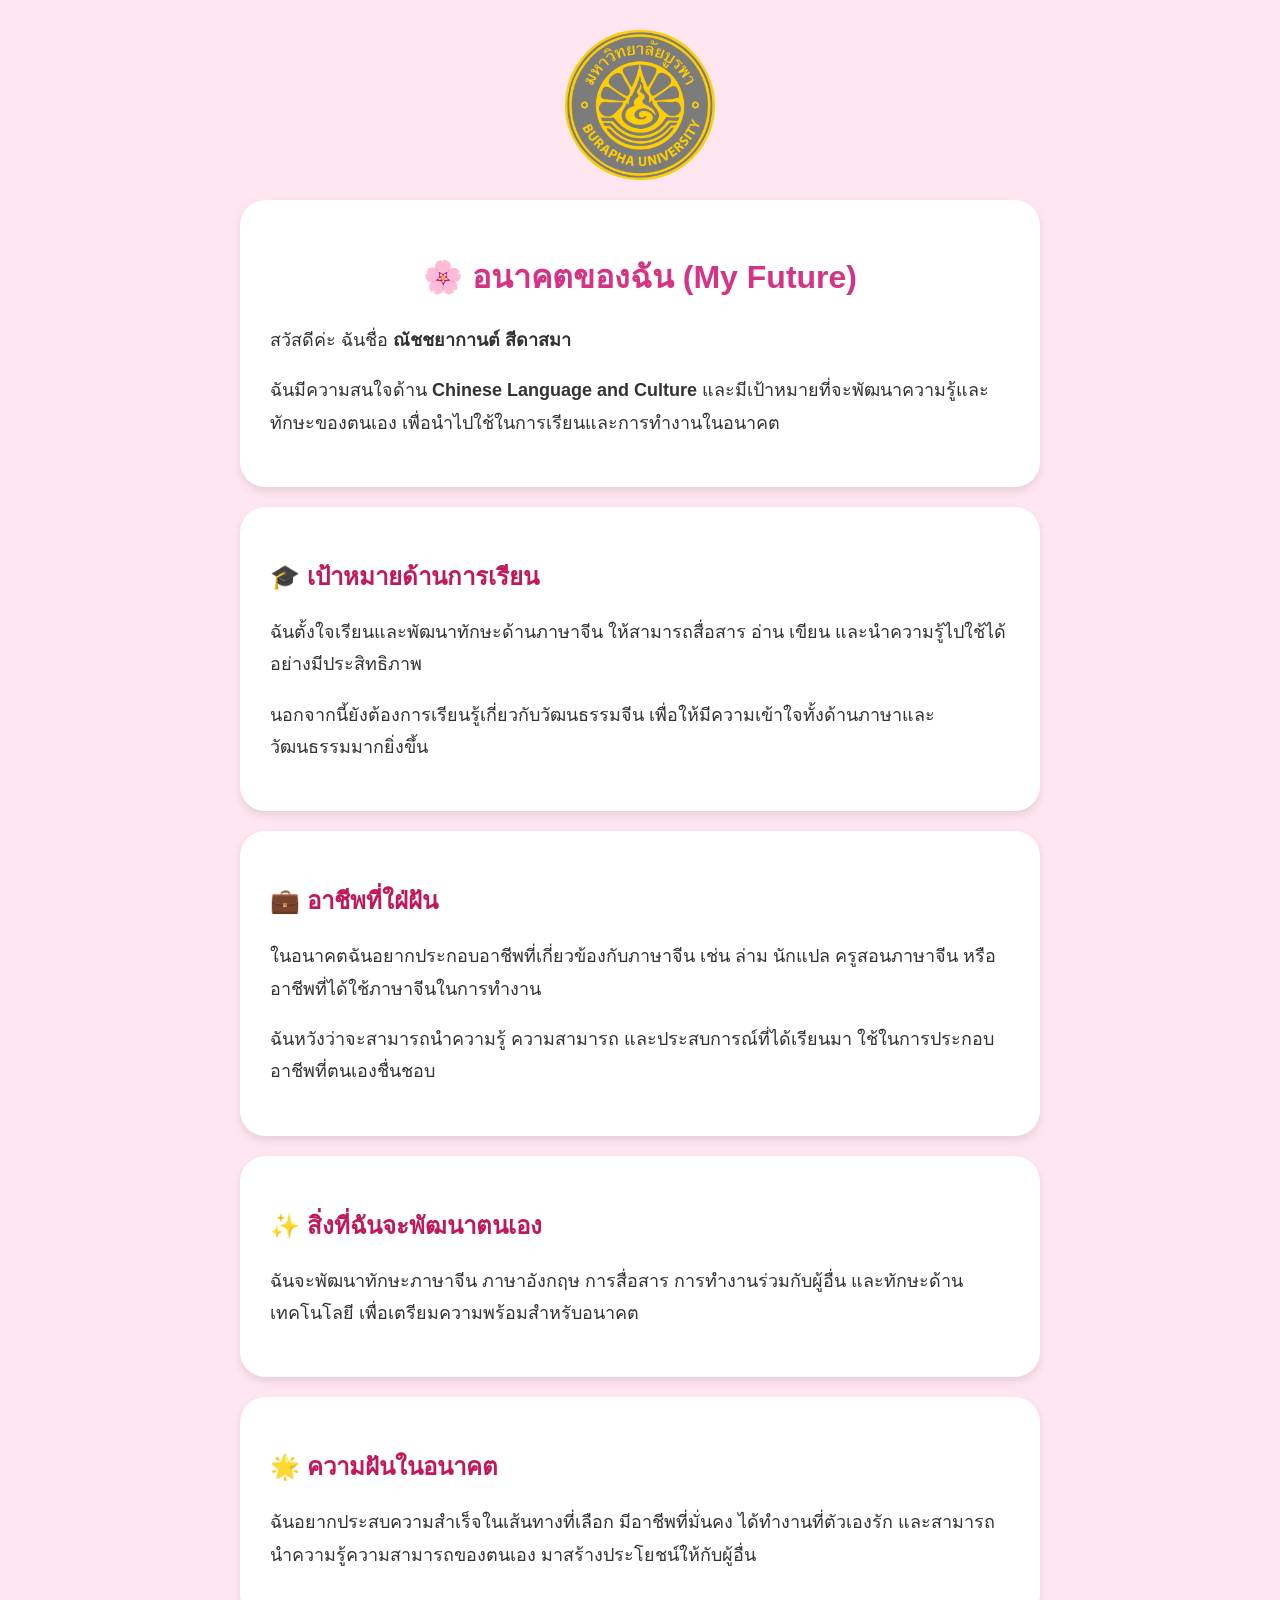
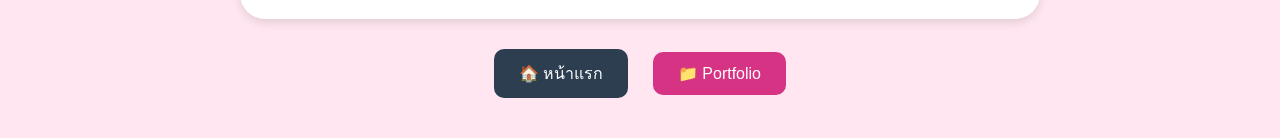
<file: future.html>
<!DOCTYPE html>
<html lang="th">
<head>
    <meta charset="UTF-8">
    <meta name="viewport" content="width=device-width, initial-scale=1.0">

    <title>อนาคตของฉัน | My Future</title>

    <style>
        body {
            font-family: 'Segoe UI', Tahoma, sans-serif;
            background-color: #ffe6f0;
            color: #333;
            margin: 0;
            padding: 30px;
        }

        .container {
            max-width: 800px;
            margin: auto;
        }

        .university-logo {
            width: 150px;
            height: 150px;
            object-fit: contain;
            display: block;
            margin: 0 auto 20px;
        }

        .card {
            background: white;
            padding: 30px;
            margin: 20px 0;
            border-radius: 25px;
            box-shadow: 0 4px 10px rgba(0,0,0,0.1);
        }

        h1 {
            color: #d63384;
            text-align: center;
        }

        h2 {
            color: #c2185b;
        }

        p {
            font-size: 18px;
            line-height: 1.8;
        }

        .btn {
            display: inline-block;
            color: white;
            padding: 12px 25px;
            text-decoration: none;
            border-radius: 10px;
            margin: 10px;
        }

        .home-btn {
            background: #2c3e50;
        }

        .portfolio-btn {
            background: #d63384;
        }

        .center {
            text-align: center;
        }
    </style>
</head>

<body>

<div class="container">

    <!-- ตรามหาวิทยาลัยบูรพา -->
    <img src="logo.png"
         alt="ตรามหาวิทยาลัยบูรพา"
         class="university-logo">

    <div class="card">

        <h1>🌸 อนาคตของฉัน (My Future)</h1>

        <p>
            สวัสดีค่ะ ฉันชื่อ
            <strong>ณัชชยากานต์ สีดาสมา</strong>
        </p>

        <p>
            ฉันมีความสนใจด้าน
            <strong>Chinese Language and Culture</strong>
            และมีเป้าหมายที่จะพัฒนาความรู้และทักษะของตนเอง
            เพื่อนำไปใช้ในการเรียนและการทำงานในอนาคต
        </p>

    </div>


    <div class="card">

        <h2>🎓 เป้าหมายด้านการเรียน</h2>

        <p>
            ฉันตั้งใจเรียนและพัฒนาทักษะด้านภาษาจีน
            ให้สามารถสื่อสาร อ่าน เขียน
            และนำความรู้ไปใช้ได้อย่างมีประสิทธิภาพ
        </p>

        <p>
            นอกจากนี้ยังต้องการเรียนรู้เกี่ยวกับวัฒนธรรมจีน
            เพื่อให้มีความเข้าใจทั้งด้านภาษาและวัฒนธรรมมากยิ่งขึ้น
        </p>

    </div>


    <div class="card">

        <h2>💼 อาชีพที่ใฝ่ฝัน</h2>

        <p>
            ในอนาคตฉันอยากประกอบอาชีพที่เกี่ยวข้องกับภาษาจีน
            เช่น ล่าม นักแปล ครูสอนภาษาจีน
            หรืออาชีพที่ได้ใช้ภาษาจีนในการทำงาน
        </p>

        <p>
            ฉันหวังว่าจะสามารถนำความรู้ ความสามารถ
            และประสบการณ์ที่ได้เรียนมา
            ใช้ในการประกอบอาชีพที่ตนเองชื่นชอบ
        </p>

    </div>


    <div class="card">

        <h2>✨ สิ่งที่ฉันจะพัฒนาตนเอง</h2>

        <p>
            ฉันจะพัฒนาทักษะภาษาจีน ภาษาอังกฤษ
            การสื่อสาร การทำงานร่วมกับผู้อื่น
            และทักษะด้านเทคโนโลยี
            เพื่อเตรียมความพร้อมสำหรับอนาคต
        </p>

    </div>


    <div class="card">

        <h2>🌟 ความฝันในอนาคต</h2>

        <p>
            ฉันอยากประสบความสำเร็จในเส้นทางที่เลือก
            มีอาชีพที่มั่นคง ได้ทำงานที่ตัวเองรัก
            และสามารถนำความรู้ความสามารถของตนเอง
            มาสร้างประโยชน์ให้กับผู้อื่น
        </p>

    </div>


    <div class="center">

        <a href="index.html" class="btn home-btn">
            🏠 หน้าแรก
        </a>

        <a href="portfolio.html" class="btn portfolio-btn">
            📁 Portfolio
        </a>

    </div>

</div>

</body>
</html>
</file>
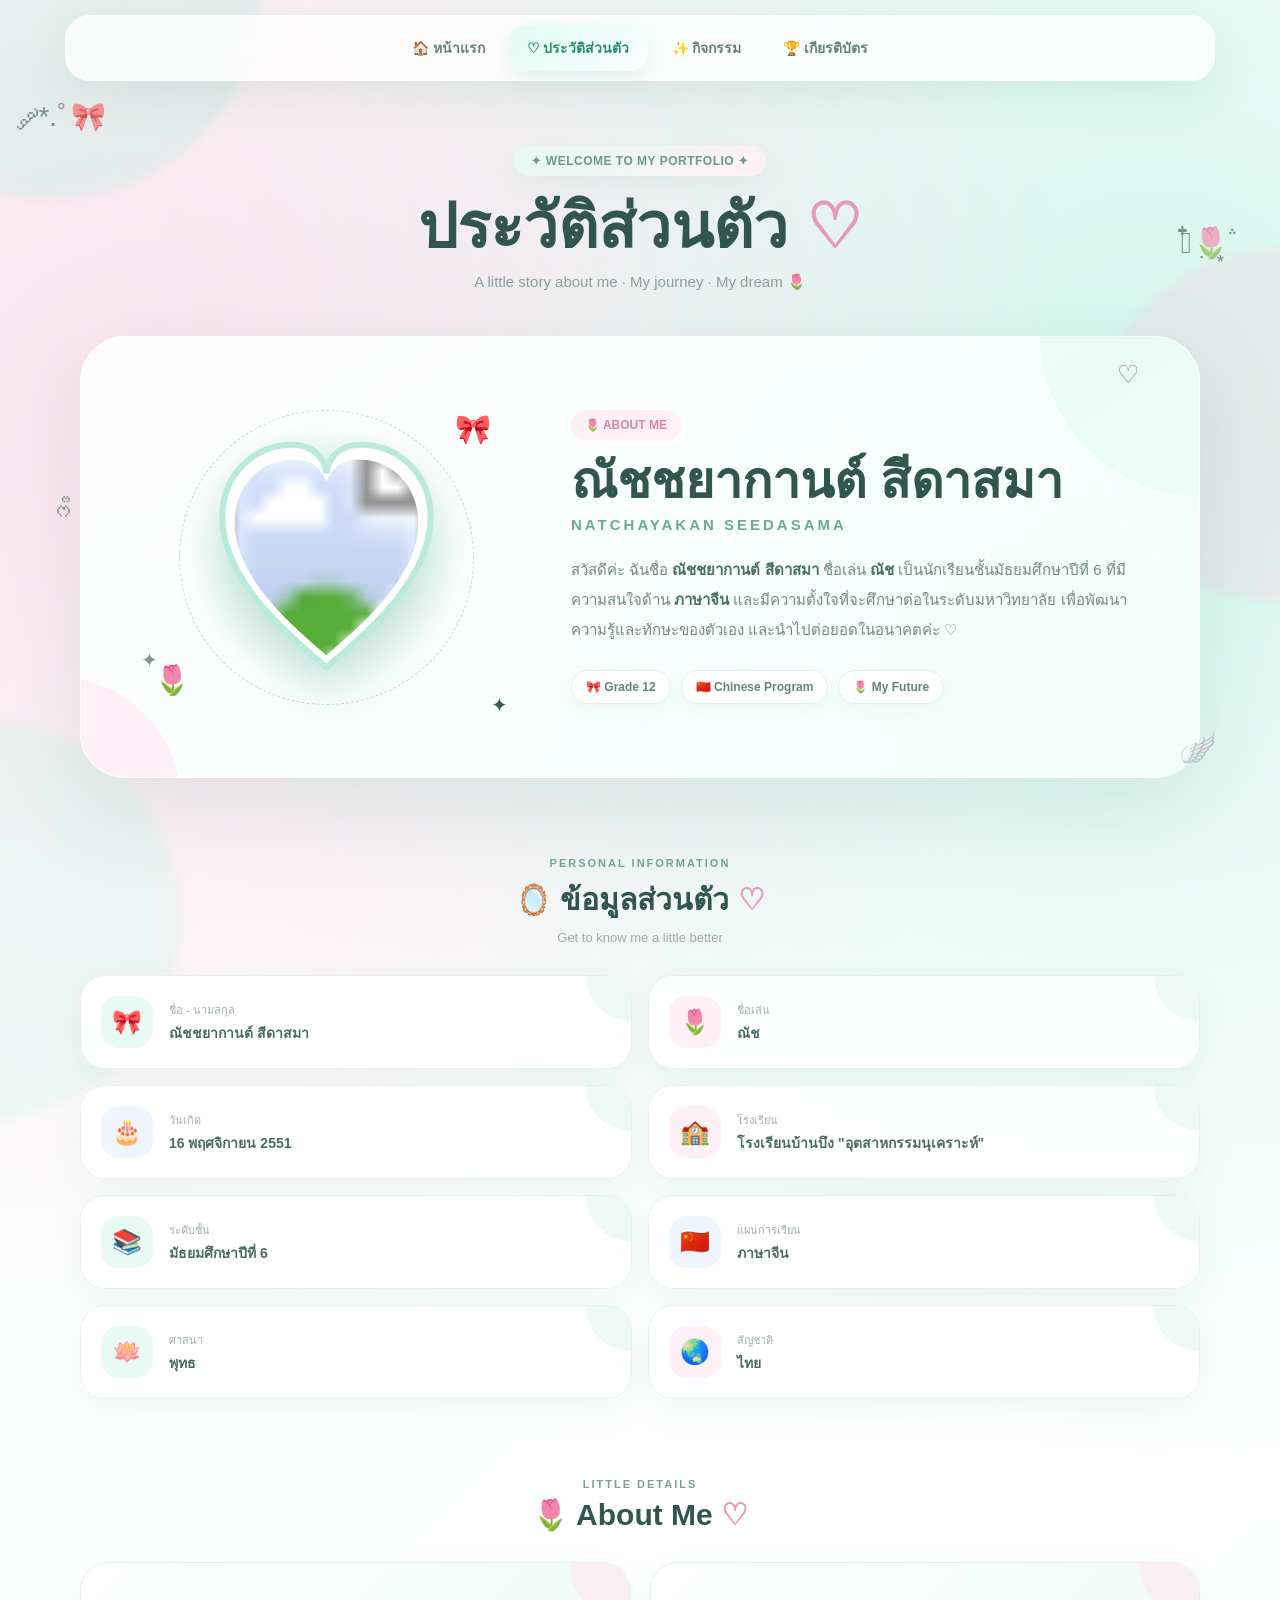
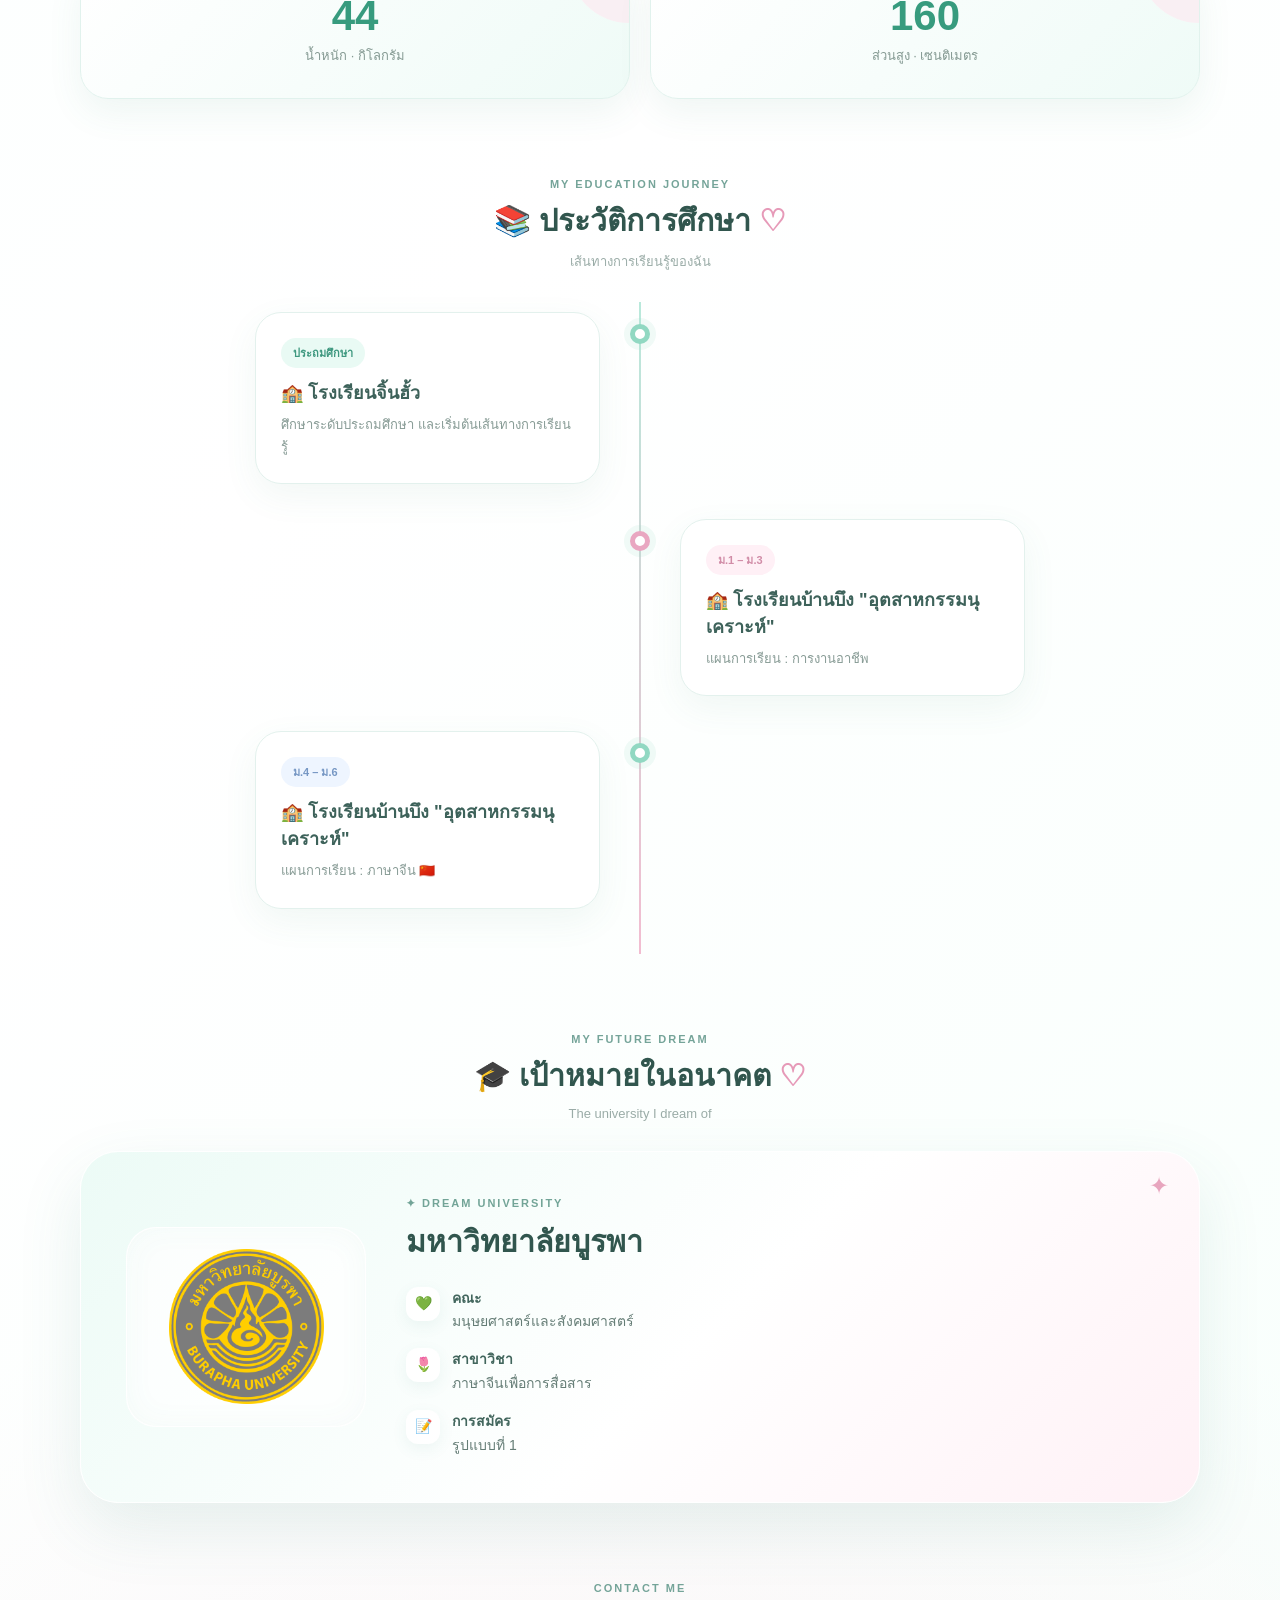
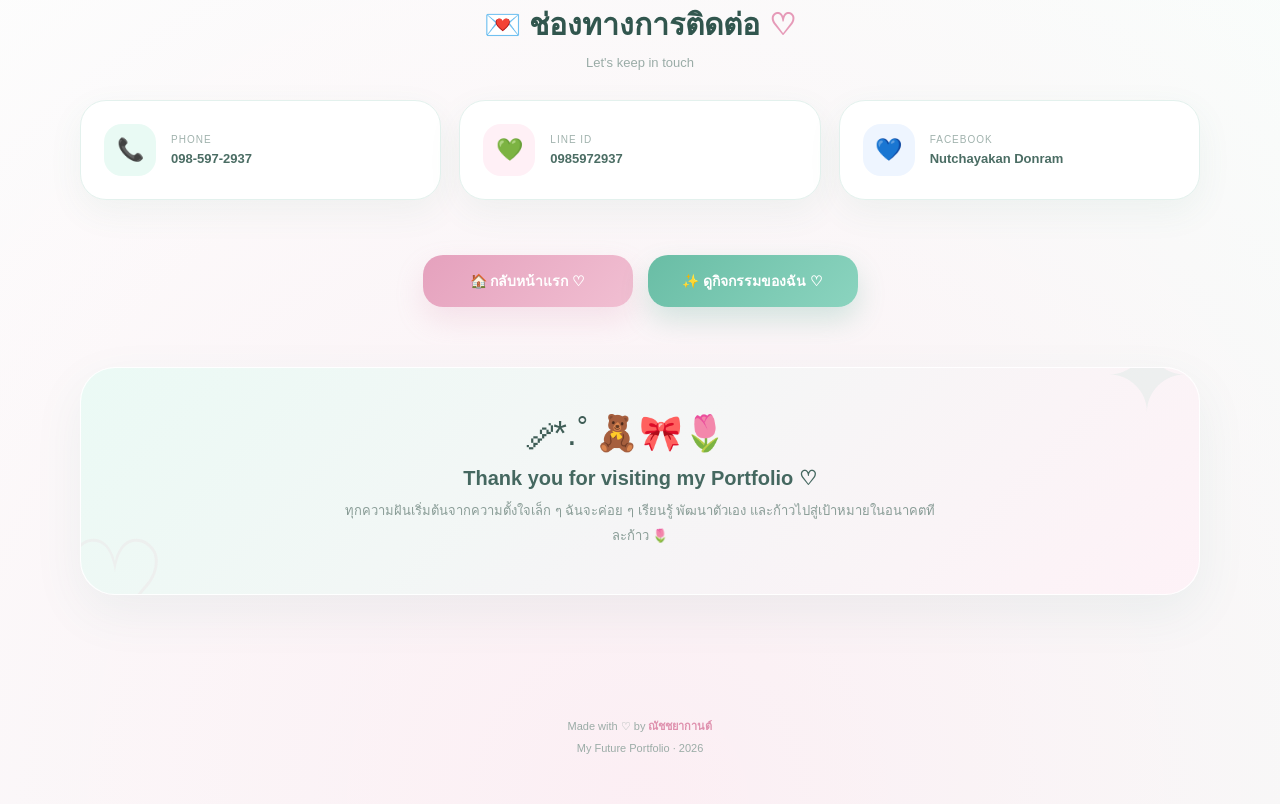
<file: profile.html>
<!DOCTYPE html>
<html lang="th">
<head>
<meta charset="UTF-8">
<meta name="viewport" content="width=device-width, initial-scale=1.0">

<title>Profile | ณัชชยากานต์ สีดาสมา</title>

<style>

/* =====================================================
   RESET
===================================================== */

*{
    margin:0;
    padding:0;
    box-sizing:border-box;
}

html{
    scroll-behavior:smooth;
}

body{
    font-family:
        "Segoe UI",
        "Noto Sans Thai",
        Tahoma,
        sans-serif;

    color:#3f5d56;

    min-height:100vh;

    overflow-x:hidden;

    background:
        radial-gradient(
            circle at 10% 10%,
            rgba(255,205,225,.55),
            transparent 25%
        ),
        radial-gradient(
            circle at 90% 10%,
            rgba(180,239,222,.55),
            transparent 28%
        ),
        radial-gradient(
            circle at 50% 100%,
            rgba(255,225,237,.55),
            transparent 30%
        ),
        linear-gradient(
            135deg,
            #f9fffd 0%,
            #ffffff 45%,
            #f6fffb 100%
        );
}


/* =====================================================
   BACKGROUND BLOBS
===================================================== */

.background-shape{
    position:fixed;

    border-radius:50%;

    filter:blur(5px);

    pointer-events:none;

    z-index:-5;
}

.shape-1{
    width:420px;
    height:420px;

    top:-220px;
    left:-160px;

    background:rgba(180,239,222,.30);
}

.shape-2{
    width:350px;
    height:350px;

    right:-170px;
    top:250px;

    background:rgba(255,200,222,.27);
}

.shape-3{
    width:400px;
    height:400px;

    left:-220px;
    bottom:-220px;

    background:rgba(203,243,231,.30);
}


/* =====================================================
   FLOATING DECORATION
===================================================== */

.decor{
    position:fixed;

    z-index:1;

    pointer-events:none;

    opacity:.65;

    user-select:none;

    animation:
        floating 6s ease-in-out infinite;
}

.decor-1{
    top:100px;
    left:3%;
    font-size:28px;
}

.decor-2{
    top:25%;
    right:4%;
    font-size:30px;
    animation-delay:1s;
}

.decor-3{
    top:55%;
    left:4%;
    font-size:25px;
    animation-delay:2s;
}

.decor-4{
    bottom:15%;
    right:5%;
    font-size:30px;
    animation-delay:3s;
}

.decor-5{
    top:72%;
    left:11%;
    font-size:20px;
    animation-delay:1.5s;
}

.decor-6{
    top:40%;
    right:11%;
    font-size:25px;
    animation-delay:2.5s;
}

@keyframes floating{

    0%,100%{
        transform:
            translateY(0)
            rotate(0deg);
    }

    50%{
        transform:
            translateY(-15px)
            rotate(5deg);
    }
}


/* =====================================================
   NAVBAR
===================================================== */

header{
    position:sticky;

    top:0;

    z-index:999;

    padding:15px 20px;
}

.navbar{

    max-width:1150px;

    margin:auto;

    display:flex;

    justify-content:center;

    align-items:center;

    gap:6px;

    padding:9px;

    border-radius:25px;

    background:
        rgba(255,255,255,.78);

    border:
        1px solid
        rgba(255,255,255,.95);

    backdrop-filter:blur(20px);

    -webkit-backdrop-filter:blur(20px);

    box-shadow:
        0 15px 45px
        rgba(74,145,125,.12);
}

.navbar a{

    position:relative;

    text-decoration:none;

    color:#63817a;

    font-size:14px;

    font-weight:700;

    padding:12px 18px;

    border-radius:18px;

    transition:.3s;

    white-space:nowrap;
}

.navbar a:hover{

    color:#299375;

    background:#e9faf4;

    transform:translateY(-2px);
}

.navbar a.active{

    color:#258d70;

    background:
        linear-gradient(
            135deg,
            #e2faf2,
            #f9ffff
        );

    box-shadow:
        0 7px 20px
        rgba(63,166,137,.13);
}


/* =====================================================
   MAIN
===================================================== */

main{

    width:min(1120px,92%);

    margin:auto;

    padding:
        50px
        0
        90px;
}


/* =====================================================
   HERO TITLE
===================================================== */

.hero-title{

    text-align:center;

    margin-bottom:45px;

    animation:
        fadeUp .8s ease;
}

.hero-badge{

    display:inline-flex;

    align-items:center;

    gap:8px;

    padding:8px 17px;

    border-radius:30px;

    background:
        linear-gradient(
            135deg,
            #e6faf4,
            #fff0f6
        );

    color:#6b998d;

    font-size:12px;

    font-weight:800;

    letter-spacing:.5px;

    margin-bottom:17px;

    box-shadow:
        0 8px 25px
        rgba(82,150,132,.08);
}

.hero-title h1{

    font-size:
        clamp(36px,6vw,62px);

    line-height:1.1;

    font-weight:900;

    color:#31564e;

    margin-bottom:12px;
}

.hero-title h1 span{

    color:#e69ab8;
}

.hero-title p{

    color:#8ba19b;

    font-size:15px;
}


/* =====================================================
   HERO PROFILE
===================================================== */

.hero-card{

    position:relative;

    display:grid;

    grid-template-columns:
        380px
        1fr;

    gap:55px;

    align-items:center;

    padding:55px;

    border-radius:45px;

    background:
        linear-gradient(
            145deg,
            rgba(255,255,255,.95),
            rgba(243,255,251,.92)
        );

    border:
        1px solid
        rgba(255,255,255,.95);

    box-shadow:
        0 30px 90px
        rgba(59,136,115,.14);

    overflow:hidden;

    animation:
        fadeUp 1s ease;
}

.hero-card::before{

    content:"";

    position:absolute;

    width:330px;
    height:330px;

    border-radius:50%;

    background:#e3faf2;

    right:-170px;
    top:-170px;

    opacity:.65;
}

.hero-card::after{

    content:"";

    position:absolute;

    width:250px;
    height:250px;

    border-radius:50%;

    background:#ffe8f1;

    left:-150px;
    bottom:-150px;

    opacity:.65;
}


/* =====================================================
   PHOTO
===================================================== */

.photo-section{

    position:relative;

    display:flex;

    justify-content:center;

    align-items:center;

    min-height:330px;

    z-index:2;
}

.photo-ring{

    position:absolute;

    width:295px;
    height:295px;

    border-radius:50%;

    border:
        1px dashed
        rgba(99,190,162,.45);

    animation:
        spin 18s linear infinite;
}

@keyframes spin{

    from{
        transform:rotate(0);
    }

    to{
        transform:rotate(360deg);
    }
}

.photo-glow{

    position:absolute;

    width:280px;
    height:280px;

    border-radius:50%;

    background:
        radial-gradient(
            circle,
            rgba(143,224,202,.55),
            transparent 67%
        );

    filter:blur(5px);
}

.heart-photo{

    position:relative;

    width:245px;
    height:245px;

    filter:
        drop-shadow(
            0 22px 25px
            rgba(61,137,115,.22)
        );

    transition:.5s;
}

.heart-photo:hover{

    transform:
        scale(1.04)
        translateY(-7px)
        rotate(2deg);
}

.heart-photo svg{

    width:100%;
    height:100%;

    overflow:visible;
}

.photo-sticker{

    position:absolute;

    z-index:5;

    font-size:29px;
}

.sticker-1{

    top:20px;
    right:25px;
}

.sticker-2{

    bottom:25px;
    left:18px;
}

.sticker-3{

    bottom:5px;
    right:8px;

    font-size:20px;
}


/* =====================================================
   INTRO
===================================================== */

.hero-content{

    position:relative;

    z-index:2;
}

.intro-badge{

    display:inline-flex;

    padding:8px 14px;

    border-radius:20px;

    background:#fff0f6;

    color:#d687a5;

    font-size:12px;

    font-weight:800;

    margin-bottom:14px;
}

.hero-content h2{

    font-size:
        clamp(34px,5vw,50px);

    color:#31564e;

    line-height:1.1;

    margin-bottom:7px;
}

.english{

    color:#6da99b;

    font-size:15px;

    letter-spacing:3px;

    font-weight:700;

    margin-bottom:22px;
}

.hero-description{

    max-width:600px;

    color:#738983;

    line-height:2;

    font-size:15px;

    margin-bottom:25px;
}

.hero-description b{

    color:#497168;
}

.tag-list{

    display:flex;

    flex-wrap:wrap;

    gap:10px;
}

.tag{

    padding:9px 14px;

    border-radius:20px;

    background:white;

    border:1px solid #e0f1ec;

    color:#66837b;

    font-size:12px;

    font-weight:600;

    box-shadow:
        0 6px 18px
        rgba(70,140,122,.06);
}


/* =====================================================
   SECTION
===================================================== */

.section{

    margin-top:75px;

    animation:
        fadeUp 1s ease;
}

.section-header{

    text-align:center;

    margin-bottom:30px;
}

.section-label{

    display:inline-block;

    color:#75a499;

    font-size:11px;

    font-weight:800;

    letter-spacing:2px;

    text-transform:uppercase;

    margin-bottom:7px;
}

.section-header h2{

    color:#31564e;

    font-size:30px;

    font-weight:900;

    margin-bottom:7px;
}

.section-header h2 span{

    color:#e69ab8;
}

.section-header p{

    color:#9aacA7;

    font-size:13px;
}


/* =====================================================
   INFORMATION
===================================================== */

.info-grid{

    display:grid;

    grid-template-columns:
        repeat(2,minmax(0,1fr));

    gap:16px;
}

.info-card{

    position:relative;

    display:flex;

    align-items:center;

    gap:16px;

    padding:20px;

    background:
        rgba(255,255,255,.92);

    border:
        1px solid
        #e4f2ee;

    border-radius:25px;

    box-shadow:
        0 12px 35px
        rgba(67,138,120,.07);

    transition:.35s;

    overflow:hidden;
}

.info-card::after{

    content:"";

    position:absolute;

    width:90px;
    height:90px;

    border-radius:50%;

    right:-45px;
    top:-45px;

    background:#edf9f5;

    transition:.4s;
}

.info-card:hover{

    transform:
        translateY(-6px);

    box-shadow:
        0 20px 45px
        rgba(67,138,120,.13);

    border-color:#ccebe1;
}

.info-card:hover::after{

    transform:scale(1.4);
}

.info-icon{

    position:relative;

    z-index:2;

    flex:none;

    width:52px;
    height:52px;

    display:flex;

    justify-content:center;
    align-items:center;

    border-radius:18px;

    background:#e9faf4;

    font-size:24px;
}

.info-card:nth-child(2n) .info-icon{

    background:#fff0f6;
}

.info-card:nth-child(3n) .info-icon{

    background:#eef5ff;
}

.info-text{

    position:relative;

    z-index:2;

    min-width:0;
}

.info-text small{

    display:block;

    color:#a1b2ad;

    font-size:11px;

    margin-bottom:4px;
}

.info-text strong{

    display:block;

    color:#4a6b63;

    font-size:14px;

    line-height:1.5;

    word-break:break-word;
}


/* =====================================================
   STATS
===================================================== */

.stats{

    display:grid;

    grid-template-columns:
        repeat(2,1fr);

    gap:20px;
}

.stat{

    position:relative;

    text-align:center;

    padding:32px 20px;

    border-radius:28px;

    background:
        linear-gradient(
            135deg,
            #ffffff,
            #effbf7
        );

    border:
        1px solid
        #e1f2ed;

    box-shadow:
        0 14px 35px
        rgba(64,137,119,.08);

    overflow:hidden;

    transition:.35s;
}

.stat:hover{

    transform:
        translateY(-6px);

    box-shadow:
        0 22px 45px
        rgba(64,137,119,.13);
}

.stat::before{

    content:"";

    position:absolute;

    width:120px;
    height:120px;

    border-radius:50%;

    background:#ffe8f1;

    right:-60px;
    top:-60px;

    opacity:.6;
}

.stat-number{

    position:relative;

    font-size:42px;

    color:#379b7e;

    font-weight:900;

    line-height:1;

    margin-bottom:8px;
}

.stat-label{

    position:relative;

    color:#849992;

    font-size:13px;
}


/* =====================================================
   EDUCATION TIMELINE
===================================================== */

.timeline{

    position:relative;

    max-width:850px;

    margin:auto;

    padding:10px 0;
}

.timeline::before{

    content:"";

    position:absolute;

    top:0;
    bottom:0;

    left:50%;

    width:2px;

    background:
        linear-gradient(
            to bottom,
            #b9e9db,
            #f2bdd1
        );

    transform:translateX(-50%);
}

.timeline-item{

    position:relative;

    width:50%;

    padding:0 40px 35px;
}

.timeline-item:nth-child(odd){

    left:0;

    text-align:right;
}

.timeline-item:nth-child(even){

    left:50%;

    text-align:left;
}

.timeline-dot{

    position:absolute;

    top:12px;

    width:20px;
    height:20px;

    border-radius:50%;

    background:white;

    border:
        5px solid
        #91d8c2;

    box-shadow:
        0 0 0 6px
        rgba(145,216,194,.13);
}

.timeline-item:nth-child(odd)
.timeline-dot{

    right:-10px;
}

.timeline-item:nth-child(even)
.timeline-dot{

    left:-10px;

    border-color:#e9a7c1;
}

.timeline-card{

    display:inline-block;

    width:100%;

    text-align:left;

    padding:25px;

    border-radius:26px;

    background:white;

    border:1px solid #e3f1ed;

    box-shadow:
        0 12px 35px
        rgba(66,139,120,.07);

    transition:.35s;
}

.timeline-card:hover{

    transform:
        translateY(-5px);

    box-shadow:
        0 20px 45px
        rgba(66,139,120,.12);
}

.timeline-year{

    display:inline-block;

    padding:6px 12px;

    border-radius:15px;

    background:#e9faf4;

    color:#3e987f;

    font-size:11px;

    font-weight:800;

    margin-bottom:12px;
}

.timeline-item:nth-child(2)
.timeline-year{

    background:#fff0f6;

    color:#d18ca7;
}

.timeline-item:nth-child(3)
.timeline-year{

    background:#eef5ff;

    color:#7697c4;
}

.timeline-card h3{

    color:#3d625a;

    font-size:18px;

    line-height:1.5;

    margin-bottom:7px;
}

.timeline-card p{

    color:#879b95;

    font-size:13px;

    line-height:1.7;
}


/* =====================================================
   UNIVERSITY
===================================================== */

.university{

    position:relative;

    display:grid;

    grid-template-columns:240px 1fr;

    gap:40px;

    align-items:center;

    padding:45px;

    border-radius:38px;

    background:
        linear-gradient(
            135deg,
            #ecfbf6,
            #ffffff 55%,
            #fff1f6
        );

    border:
        1px solid
        rgba(255,255,255,.95);

    box-shadow:
        0 25px 65px
        rgba(66,139,120,.12);

    overflow:hidden;
}

.university::before{

    content:"✦";

    position:absolute;

    top:20px;
    right:30px;

    color:#e8a5be;

    font-size:24px;

    animation:
        sparkle 2s ease-in-out infinite;
}

@keyframes sparkle{

    0%,100%{
        opacity:.3;
        transform:scale(.8);
    }

    50%{
        opacity:1;
        transform:scale(1.2);
    }
}

.logo-box{

    display:flex;

    justify-content:center;
    align-items:center;

    min-height:200px;

    padding:20px;

    background:
        rgba(255,255,255,.75);

    border-radius:30px;

    border:
        1px solid
        rgba(255,255,255,.95);

    box-shadow:
        inset 0 0 30px
        rgba(87,166,143,.05);
}

.university-logo{

    width:155px;
    height:155px;

    object-fit:contain;

    display:block;

    transition:.5s;
}

.university-logo:hover{

    transform:
        scale(1.08)
        rotate(-3deg);
}

.university-content .small-title{

    color:#72a497;

    font-size:11px;

    font-weight:900;

    letter-spacing:2px;

    margin-bottom:8px;
}

.university-content h3{

    color:#31564e;

    font-size:30px;

    margin-bottom:22px;
}

.target-list{

    display:grid;

    gap:14px;
}

.target{

    display:flex;

    align-items:flex-start;

    gap:12px;

    color:#657d76;

    font-size:14px;

    line-height:1.7;
}

.target-icon{

    flex:none;

    width:34px;
    height:34px;

    display:flex;

    align-items:center;
    justify-content:center;

    border-radius:12px;

    background:white;

    box-shadow:
        0 5px 15px
        rgba(70,140,122,.08);
}

.target b{

    color:#42665d;
}


/* =====================================================
   CONTACT
===================================================== */

.contact-grid{

    display:grid;

    grid-template-columns:
        repeat(3,1fr);

    gap:18px;
}

.contact{

    position:relative;

    text-decoration:none;

    display:flex;

    align-items:center;

    gap:15px;

    padding:23px;

    border-radius:26px;

    background:white;

    border:1px solid #e3f1ed;

    box-shadow:
        0 12px 35px
        rgba(68,137,120,.07);

    overflow:hidden;

    transition:.35s;
}

.contact:hover{

    transform:
        translateY(-7px);

    box-shadow:
        0 20px 45px
        rgba(68,137,120,.13);
}

.contact::after{

    content:"→";

    position:absolute;

    right:18px;

    color:#a4c5bc;

    opacity:0;

    transform:translateX(-8px);

    transition:.3s;
}

.contact:hover::after{

    opacity:1;

    transform:translateX(0);
}

.contact-icon{

    flex:none;

    width:52px;
    height:52px;

    display:flex;

    align-items:center;
    justify-content:center;

    border-radius:18px;

    background:#e9faf4;

    font-size:22px;
}

.contact:nth-child(2)
.contact-icon{

    background:#fff0f6;
}

.contact:nth-child(3)
.contact-icon{

    background:#eef5ff;
}

.contact-info small{

    display:block;

    color:#a0b2ad;

    font-size:10px;

    letter-spacing:1px;

    margin-bottom:4px;
}

.contact-info strong{

    color:#4b6d64;

    font-size:13px;

    word-break:break-word;
}


/* =====================================================
   BUTTONS
===================================================== */

.buttons{

    display:flex;

    justify-content:center;

    flex-wrap:wrap;

    gap:15px;

    margin-top:55px;
}

.button{

    position:relative;

    display:inline-flex;

    justify-content:center;

    align-items:center;

    gap:7px;

    min-width:210px;

    padding:15px 24px;

    border-radius:20px;

    text-decoration:none;

    color:white;

    background:
        linear-gradient(
            135deg,
            #69bda5,
            #8bd4bf
        );

    font-size:14px;

    font-weight:800;

    box-shadow:
        0 13px 28px
        rgba(74,164,137,.22);

    transition:.35s;

    overflow:hidden;
}

.button:hover{

    transform:
        translateY(-6px);

    box-shadow:
        0 20px 38px
        rgba(74,164,137,.30);
}

.button.home{

    background:
        linear-gradient(
            135deg,
            #e5a1bd,
            #f1bfd2
        );

    box-shadow:
        0 13px 28px
        rgba(225,153,181,.22);
}


/* =====================================================
   THANK YOU
===================================================== */

.thank-you{

    position:relative;

    margin-top:60px;

    text-align:center;

    padding:45px 25px;

    border-radius:35px;

    background:
        linear-gradient(
            135deg,
            rgba(231,250,244,.85),
            rgba(255,241,247,.85)
        );

    border:
        1px solid
        rgba(255,255,255,.95);

    box-shadow:
        0 18px 50px
        rgba(70,140,122,.08);

    overflow:hidden;
}

.thank-you::before{

    content:"♡";

    position:absolute;

    font-size:120px;

    color:rgba(231,169,192,.12);

    left:-20px;
    bottom:-60px;
}

.thank-you::after{

    content:"✦";

    position:absolute;

    font-size:100px;

    color:rgba(112,195,166,.10);

    right:10px;
    top:-50px;
}

.thank-emoji{

    font-size:35px;

    margin-bottom:12px;
}

.thank-you h3{

    color:#456860;

    font-size:20px;

    margin-bottom:9px;
}

.thank-you p{

    color:#899c96;

    font-size:13px;

    line-height:1.9;

    max-width:600px;

    margin:auto;
}


/* =====================================================
   FOOTER
===================================================== */

footer{

    text-align:center;

    padding:
        30px
        20px
        45px;

    color:#9baca7;

    font-size:11px;

    line-height:2;
}

footer strong{

    color:#df91ae;
}


/* =====================================================
   ANIMATION
===================================================== */

@keyframes fadeUp{

    from{

        opacity:0;

        transform:
            translateY(30px);
    }

    to{

        opacity:1;

        transform:
            translateY(0);
    }
}


/* =====================================================
   TABLET
===================================================== */

@media(max-width:900px){

    .hero-card{

        grid-template-columns:1fr;

        gap:25px;

        padding:40px 30px;

        text-align:center;
    }

    .photo-section{

        min-height:300px;
    }

    .hero-description{

        margin-left:auto;
        margin-right:auto;
    }

    .tag-list{

        justify-content:center;
    }

    .university{

        grid-template-columns:1fr;

        text-align:center;

        padding:35px 30px;
    }

    .logo-box{

        width:210px;

        margin:auto;
    }

    .target{

        text-align:left;

        justify-content:center;
    }

    .contact-grid{

        grid-template-columns:
            repeat(2,1fr);
    }

}


/* =====================================================
   MOBILE
===================================================== */

@media(max-width:650px){

    header{

        padding:9px;
    }

    .navbar{

        justify-content:flex-start;

        overflow-x:auto;

        scrollbar-width:none;

        border-radius:19px;

        padding:6px;
    }

    .navbar::-webkit-scrollbar{

        display:none;
    }

    .navbar a{

        font-size:11px;

        padding:10px 12px;
    }

    main{

        width:92%;

        padding:
            30px
            0
            60px;
    }

    .hero-title{

        margin-bottom:30px;
    }

    .hero-title h1{

        font-size:34px;
    }

    .hero-title p{

        font-size:13px;
    }

    .hero-card{

        padding:30px 18px;

        border-radius:30px;
    }

    .photo-section{

        min-height:250px;
    }

    .photo-ring{

        width:245px;
        height:245px;
    }

    .photo-glow{

        width:235px;
        height:235px;
    }

    .heart-photo{

        width:195px;
        height:195px;
    }

    .photo-sticker{

        font-size:23px;
    }

    .hero-content h2{

        font-size:31px;
    }

    .english{

        font-size:12px;

        letter-spacing:2px;
    }

    .hero-description{

        font-size:13px;

        line-height:1.9;
    }

    .section{

        margin-top:52px;
    }

    .section-header h2{

        font-size:25px;
    }

    .info-grid{

        grid-template-columns:1fr;

        gap:12px;
    }

    .info-card{

        padding:16px;

        border-radius:20px;
    }

    .info-icon{

        width:45px;
        height:45px;

        border-radius:15px;

        font-size:20px;
    }

    .info-text strong{

        font-size:13px;
    }

    .stats{

        gap:12px;
    }

    .stat{

        padding:25px 12px;

        border-radius:22px;
    }

    .stat-number{

        font-size:34px;
    }

    .stat-label{

        font-size:11px;
    }


    /* MOBILE TIMELINE */

    .timeline::before{

        left:10px;

        transform:none;
    }

    .timeline-item,
    .timeline-item:nth-child(odd),
    .timeline-item:nth-child(even){

        width:100%;

        left:0;

        padding:
            0
            0
            25px
            38px;

        text-align:left;
    }

    .timeline-dot,
    .timeline-item:nth-child(odd) .timeline-dot,
    .timeline-item:nth-child(even) .timeline-dot{

        left:0;

        right:auto;

        width:20px;
        height:20px;
    }

    .timeline-card{

        padding:21px;

        border-radius:21px;
    }

    .timeline-card h3{

        font-size:16px;
    }

    .university{

        padding:27px 18px;

        border-radius:28px;
    }

    .logo-box{

        width:175px;

        min-height:160px;

        border-radius:23px;
    }

    .university-logo{

        width:125px;
        height:125px;
    }

    .university-content h3{

        font-size:23px;
    }

    .target{

        justify-content:flex-start;

        font-size:13px;
    }

    .contact-grid{

        grid-template-columns:1fr;
    }

    .contact{

        padding:18px;

        border-radius:20px;
    }

    .buttons{

        flex-direction:column;

        gap:12px;

        margin-top:40px;
    }

    .button{

        width:100%;

        min-width:0;

        padding:14px;
    }

    .thank-you{

        margin-top:40px;

        padding:30px 18px;

        border-radius:27px;
    }

    .thank-you h3{

        font-size:17px;
    }

    .decor-1{

        left:0;
    }

    .decor-2{

        right:0;
    }

}


/* =====================================================
   VERY SMALL PHONE
===================================================== */

@media(max-width:380px){

    .hero-title h1{

        font-size:29px;
    }

    .hero-card{

        padding:25px 14px;
    }

    .heart-photo{

        width:175px;
        height:175px;
    }

    .photo-ring{

        width:220px;
        height:220px;
    }

    .photo-glow{

        width:210px;
        height:210px;
    }

    .hero-content h2{

        font-size:27px;
    }

    .tag{

        font-size:10px;

        padding:8px 10px;
    }

    .section-header h2{

        font-size:22px;
    }

    .info-text strong{

        font-size:12px;
    }

}

</style>
</head>


<body>


<!-- =====================================================
     BACKGROUND
===================================================== -->

<div class="background-shape shape-1"></div>
<div class="background-shape shape-2"></div>
<div class="background-shape shape-3"></div>


<!-- =====================================================
     DECORATION
===================================================== -->

<div class="decor decor-1">༘*.ﾟ🎀</div>
<div class="decor decor-2">𓍢ִ໋🌷͙֒</div>
<div class="decor decor-3">ᰔᩚ</div>
<div class="decor decor-4">🪽</div>
<div class="decor decor-5">✦</div>
<div class="decor decor-6">♡</div>


<!-- =====================================================
     NAVBAR
===================================================== -->

<header>

<nav class="navbar">

    <a href="index.html">
        🏠 หน้าแรก
    </a>

    <a href="profile.html" class="active">
        ♡ ประวัติส่วนตัว
    </a>

    <a href="activities.html">
        ✨ กิจกรรม
    </a>

    <a href="certificates.html">
        🏆 เกียรติบัตร
    </a>

</nav>

</header>


<!-- =====================================================
     MAIN
===================================================== -->

<main>


<!-- =====================================================
     TITLE
===================================================== -->

<div class="hero-title">

    <div class="hero-badge">
        ✦ WELCOME TO MY PORTFOLIO ✦
    </div>

    <h1>
        ประวัติส่วนตัว <span>♡</span>
    </h1>

    <p>
        A little story about me · My journey · My dream 🌷
    </p>

</div>


<!-- =====================================================
     HERO PROFILE
===================================================== -->

<section class="hero-card">


    <!-- PHOTO -->

    <div class="photo-section">

        <div class="photo-ring"></div>

        <div class="photo-glow"></div>

        <div class="heart-photo">

            <svg
                viewBox="0 0 200 200"
                xmlns="http://www.w3.org/2000/svg"
            >

                <defs>

                    <clipPath id="heartClip">

                        <path
                            d="
                            M100 180
                            C88 168 25 122 25 72
                            C25 40 48 20 73 20
                            C88 20 97 28 100 39
                            C103 28 112 20 127 20
                            C152 20 175 40 175 72
                            C175 122 112 168 100 180 Z
                            "
                        />

                    </clipPath>

                </defs>


                <path
                    d="
                    M100 190
                    C86 176 15 126 15 67
                    C15 31 42 8 72 8
                    C88 8 98 17 100 31
                    C102 17 112 8 128 8
                    C158 8 185 31 185 67
                    C185 126 114 176 100 190 Z
                    "
                    fill="#ffffff"
                    stroke="#b9eadb"
                    stroke-width="5"
                />


                <image
                    href="https://raw.githubusercontent.com/s34761-debug/images/main/IMG_20260617_162035_718.jpg"
                    x="10"
                    y="10"
                    width="180"
                    height="180"
                    preserveAspectRatio="xMidYMid slice"
                    clip-path="url(#heartClip)"
                />

            </svg>

        </div>


        <div class="photo-sticker sticker-1">
            🎀
        </div>

        <div class="photo-sticker sticker-2">
            🌷
        </div>

        <div class="photo-sticker sticker-3">
            ✦
        </div>

    </div>


    <!-- CONTENT -->

    <div class="hero-content">

        <div class="intro-badge">
            🌷 ABOUT ME
        </div>

        <h2>
            ณัชชยากานต์ สีดาสมา
        </h2>

        <div class="english">
            NATCHAYAKAN SEEDASAMA
        </div>

        <p class="hero-description">

            สวัสดีค่ะ ฉันชื่อ
            <b>ณัชชยากานต์ สีดาสมา</b>
            ชื่อเล่น <b>ณัช</b> เป็นนักเรียนชั้นมัธยมศึกษาปีที่ 6
            ที่มีความสนใจด้าน <b>ภาษาจีน</b>
            และมีความตั้งใจที่จะศึกษาต่อในระดับมหาวิทยาลัย
            เพื่อพัฒนาความรู้และทักษะของตัวเอง
            และนำไปต่อยอดในอนาคตค่ะ ♡

        </p>


        <div class="tag-list">

            <div class="tag">
                🎀 Grade 12
            </div>

            <div class="tag">
                🇨🇳 Chinese Program
            </div>

            <div class="tag">
                🌷 My Future
            </div>

        </div>

    </div>

</section>



<!-- =====================================================
     PERSONAL INFORMATION
===================================================== -->

<section class="section">

<div class="section-header">

    <div class="section-label">
        PERSONAL INFORMATION
    </div>

    <h2>
        🪞 ข้อมูลส่วนตัว <span>♡</span>
    </h2>

    <p>
        Get to know me a little better
    </p>

</div>


<div class="info-grid">


    <div class="info-card">

        <div class="info-icon">
            🎀
        </div>

        <div class="info-text">

            <small>ชื่อ - นามสกุล</small>

            <strong>
                ณัชชยากานต์ สีดาสมา
            </strong>

        </div>

    </div>


    <div class="info-card">

        <div class="info-icon">
            🌷
        </div>

        <div class="info-text">

            <small>ชื่อเล่น</small>

            <strong>
                ณัช
            </strong>

        </div>

    </div>


    <div class="info-card">

        <div class="info-icon">
            🎂
        </div>

        <div class="info-text">

            <small>วันเกิด</small>

            <strong>
                16 พฤศจิกายน 2551
            </strong>

        </div>

    </div>


    <div class="info-card">

        <div class="info-icon">
            🏫
        </div>

        <div class="info-text">

            <small>โรงเรียน</small>

            <strong>
                โรงเรียนบ้านบึง "อุตสาหกรรมนุเคราะห์"
            </strong>

        </div>

    </div>


    <div class="info-card">

        <div class="info-icon">
            📚
        </div>

        <div class="info-text">

            <small>ระดับชั้น</small>

            <strong>
                มัธยมศึกษาปีที่ 6
            </strong>

        </div>

    </div>


    <div class="info-card">

        <div class="info-icon">
            🇨🇳
        </div>

        <div class="info-text">

            <small>แผนการเรียน</small>

            <strong>
                ภาษาจีน
            </strong>

        </div>

    </div>


    <div class="info-card">

        <div class="info-icon">
            🪷
        </div>

        <div class="info-text">

            <small>ศาสนา</small>

            <strong>
                พุทธ
            </strong>

        </div>

    </div>


    <div class="info-card">

        <div class="info-icon">
            🌏
        </div>

        <div class="info-text">

            <small>สัญชาติ</small>

            <strong>
                ไทย
            </strong>

        </div>

    </div>


</div>

</section>



<!-- =====================================================
     STATS
===================================================== -->

<section class="section">

<div class="section-header">

    <div class="section-label">
        LITTLE DETAILS
    </div>

    <h2>
        🌷 About Me <span>♡</span>
    </h2>

</div>


<div class="stats">

    <div class="stat">

        <div class="stat-number">
            44
        </div>

        <div class="stat-label">
            น้ำหนัก · กิโลกรัม
        </div>

    </div>


    <div class="stat">

        <div class="stat-number">
            160
        </div>

        <div class="stat-label">
            ส่วนสูง · เซนติเมตร
        </div>

    </div>

</div>

</section>



<!-- =====================================================
     EDUCATION
===================================================== -->

<section class="section">

<div class="section-header">

    <div class="section-label">
        MY EDUCATION JOURNEY
    </div>

    <h2>
        📚 ประวัติการศึกษา <span>♡</span>
    </h2>

    <p>
        เส้นทางการเรียนรู้ของฉัน
    </p>

</div>


<div class="timeline">


    <!-- PRIMARY -->

    <div class="timeline-item">

        <div class="timeline-dot"></div>

        <div class="timeline-card">

            <div class="timeline-year">
                ประถมศึกษา
            </div>

            <h3>
                🏫 โรงเรียนจิ้นฮั้ว
            </h3>

            <p>
                ศึกษาระดับประถมศึกษา
                และเริ่มต้นเส้นทางการเรียนรู้
            </p>

        </div>

    </div>


    <!-- M1-M3 -->

    <div class="timeline-item">

        <div class="timeline-dot"></div>

        <div class="timeline-card">

            <div class="timeline-year">
                ม.1 – ม.3
            </div>

            <h3>
                🏫 โรงเรียนบ้านบึง
                "อุตสาหกรรมนุเคราะห์"
            </h3>

            <p>
                แผนการเรียน :
                การงานอาชีพ
            </p>

        </div>

    </div>


    <!-- M4-M6 -->

    <div class="timeline-item">

        <div class="timeline-dot"></div>

        <div class="timeline-card">

            <div class="timeline-year">
                ม.4 – ม.6
            </div>

            <h3>
                🏫 โรงเรียนบ้านบึง
                "อุตสาหกรรมนุเคราะห์"
            </h3>

            <p>
                แผนการเรียน :
                ภาษาจีน 🇨🇳
            </p>

        </div>

    </div>


</div>

</section>



<!-- =====================================================
     DREAM UNIVERSITY
===================================================== -->

<section class="section">

<div class="section-header">

    <div class="section-label">
        MY FUTURE DREAM
    </div>

    <h2>
        🎓 เป้าหมายในอนาคต <span>♡</span>
    </h2>

    <p>
        The university I dream of
    </p>

</div>


<div class="university">


    <!-- LOGO -->

    <div class="logo-box">

        <img
            class="university-logo"
            src="burapha-logo.png"
            alt="ตรามหาวิทยาลัยบูรพา"
        >

    </div>


    <!-- UNIVERSITY CONTENT -->

    <div class="university-content">

        <div class="small-title">
            ✦ DREAM UNIVERSITY
        </div>

        <h3>
            มหาวิทยาลัยบูรพา
        </h3>


        <div class="target-list">


            <div class="target">

                <div class="target-icon">
                    💚
                </div>

                <div>
                    <b>คณะ</b><br>
                    มนุษยศาสตร์และสังคมศาสตร์
                </div>

            </div>


            <div class="target">

                <div class="target-icon">
                    🌷
                </div>

                <div>
                    <b>สาขาวิชา</b><br>
                    ภาษาจีนเพื่อการสื่อสาร
                </div>

            </div>


            <div class="target">

                <div class="target-icon">
                    📝
                </div>

                <div>
                    <b>การสมัคร</b><br>
                    รูปแบบที่ 1
                </div>

            </div>


        </div>

    </div>

</div>

</section>



<!-- =====================================================
     CONTACT
===================================================== -->

<section class="section">

<div class="section-header">

    <div class="section-label">
        CONTACT ME
    </div>

    <h2>
        💌 ช่องทางการติดต่อ <span>♡</span>
    </h2>

    <p>
        Let's keep in touch
    </p>

</div>


<div class="contact-grid">


    <!-- PHONE -->

    <a
        href="tel:0985972937"
        class="contact"
    >

        <div class="contact-icon">
            📞
        </div>

        <div class="contact-info">

            <small>PHONE</small>

            <strong>
                098-597-2937
            </strong>

        </div>

    </a>


    <!-- LINE -->

    <a
        href="https://line.me/ti/p/~0985972937"
        target="_blank"
        class="contact"
    >

        <div class="contact-icon">
            💚
        </div>

        <div class="contact-info">

            <small>LINE ID</small>

            <strong>
                0985972937
            </strong>

        </div>

    </a>


    <!-- FACEBOOK -->

    <a
        href="https://www.facebook.com/"
        target="_blank"
        class="contact"
    >

        <div class="contact-icon">
            💙
        </div>

        <div class="contact-info">

            <small>FACEBOOK</small>

            <strong>
                Nutchayakan Donram
            </strong>

        </div>

    </a>


</div>

</section>



<!-- =====================================================
     BUTTONS
===================================================== -->

<div class="buttons">

    <a
        href="index.html"
        class="button home"
    >
        🏠 กลับหน้าแรก ♡
    </a>


    <a
        href="activities.html"
        class="button"
    >
        ✨ ดูกิจกรรมของฉัน ♡
    </a>

</div>



<!-- =====================================================
     THANK YOU
===================================================== -->

<div class="thank-you">

    <div class="thank-emoji">
        ༘*.ﾟ🧸🎀🌷
    </div>

    <h3>
        Thank you for visiting my Portfolio ♡
    </h3>

    <p>
        ทุกความฝันเริ่มต้นจากความตั้งใจเล็ก ๆ
        ฉันจะค่อย ๆ เรียนรู้ พัฒนาตัวเอง
        และก้าวไปสู่เป้าหมายในอนาคตทีละก้าว 🌷
    </p>

</div>


</main>


<!-- =====================================================
     FOOTER
===================================================== -->

<footer>

    Made with ♡ by
    <strong>ณัชชยากานต์</strong>

    <br>

    My Future Portfolio · 2026

</footer>


</body>
  </html>
</file>
